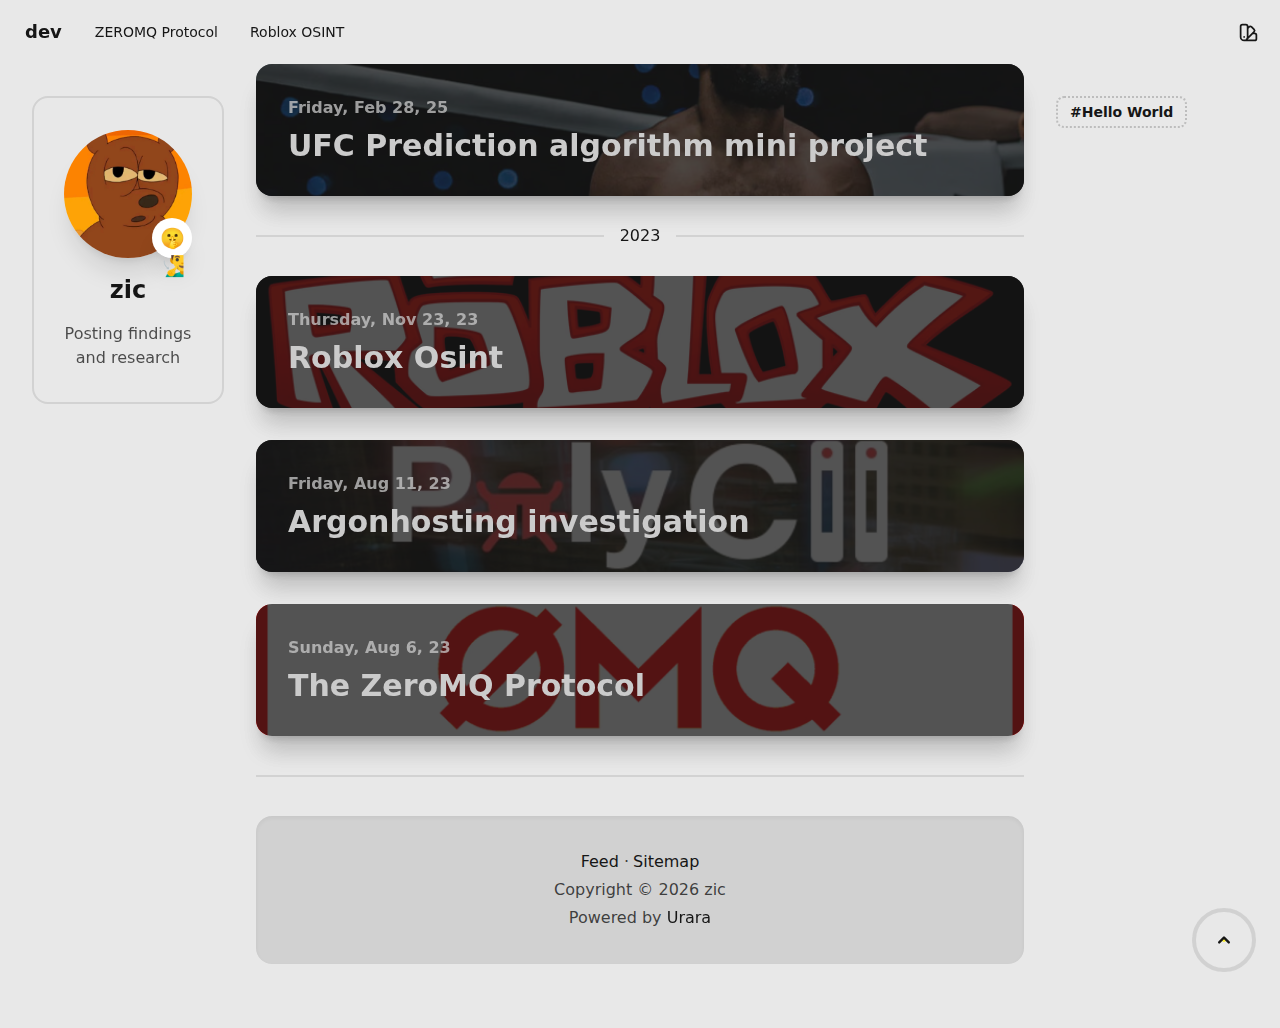
<file: index.html>
<!doctype html>
<html lang="en-US">
  <head prefix="og: https://ogp.me/ns#">
    <meta charset="utf-8" />
    <meta name="generator" content="gh:importantimport/urara" />
    <meta name="viewport" content="width=device-width, initial-scale=1" />
    <link rel="manifest" crossorigin="use-credentials" href="/manifest.webmanifest" />
    <link rel="alternate" type="application/feed+json" href="/feed.json" />
    <link rel="alternate" type="application/atom+xml" href="/atom.xml" />
    <link rel="sitemap" type="application/xml" href="/sitemap.xml" />
    <meta http-equiv="content-security-policy" content="style-src 'self' 'unsafe-inline' https://giscus.app">
		<link href="./_app/immutable/assets/0.D76iTHyZ.css" rel="stylesheet">
		<link rel="modulepreload" href="./_app/immutable/entry/start.CCCk1de0.js">
		<link rel="modulepreload" href="./_app/immutable/chunks/entry.Dx-MDPxz.js">
		<link rel="modulepreload" href="./_app/immutable/chunks/scheduler.FGUOCI5T.js">
		<link rel="modulepreload" href="./_app/immutable/chunks/index.BI7v63FY.js">
		<link rel="modulepreload" href="./_app/immutable/entry/app.DNxAh7ZK.js">
		<link rel="modulepreload" href="./_app/immutable/chunks/preload-helper.BQ24v_F8.js">
		<link rel="modulepreload" href="./_app/immutable/chunks/index.D8TrmQgK.js">
		<link rel="modulepreload" href="./_app/immutable/nodes/0.CdYJ6spZ.js">
		<link rel="modulepreload" href="./_app/immutable/chunks/posts.dYi8pw4A.js">
		<link rel="modulepreload" href="./_app/immutable/chunks/icon.Cn4uAsh8.js">
		<link rel="modulepreload" href="./_app/immutable/nodes/2.B2esjBpj.js">
		<link rel="modulepreload" href="./_app/immutable/chunks/stores.CbKP2myM.js">
		<link rel="modulepreload" href="./_app/immutable/chunks/footer.CYDAH4iw.js"><title>dev - blog</title><!-- HEAD_svelte-1592q3p_START --><!-- HEAD_svelte-1592q3p_END --><!-- HEAD_svelte-1kxdj3d_START --><link rel="shortcut icon" href="https://urara-demo.netlify.app/favicon.png" sizes="48x48" type="image/png"><link rel="apple-touch-icon" href="https://urara-demo.netlify.app/assets/any@180.png" sizes="180x180" type="image/png"><link rel="icon" href="https://urara-demo.netlify.app/assets/any@192.png" sizes="192x192" type="image/png"><!-- HEAD_svelte-1kxdj3d_END --><!-- HEAD_svelte-1g590ms_START --><meta name="theme-color"><!-- HEAD_svelte-1g590ms_END --><!-- HEAD_svelte-abrfj_START --><meta name="author" content="zic"><meta name="description" content="Powered by SvelteKit/Urara"> <meta name="keywords">  <link rel="canonical" href="https://urara-demo.netlify.app"><!-- HEAD_svelte-abrfj_END --><!-- HEAD_svelte-4dky5b_START --><meta property="og:site_name" content="dev"><meta property="og:locale" content="en-US"><meta property="og:type" content="website"> <meta property="og:image" content="https://urara-demo.netlify.app/assets/maskable@512.png"> <meta property="og:description" content="Powered by SvelteKit/Urara"> <meta property="og:title" content="dev"> <meta property="og:url" content="https://urara-demo.netlify.app"><!-- HEAD_svelte-4dky5b_END -->
  </head>
  <body itemscope itemtype="https://schema.org/WebPage">
    <div style="display: contents">      <header id="header" class="fixed z-50 w-full transition-all duration-500 ease-in-out border-b-2 border-transparent max-h-[4.125rem] false"><div class="navbar"><div class="navbar-start">  <div class="dropdown lg:hidden"><label for="navbar-dropdown" tabindex="0" class="btn btn-square btn-ghost" data-svelte-h="svelte-rz1qrs"><span class="i-heroicons-outline-menu-alt-1"></span></label> <ul id="navbar-dropdown" tabindex="0" class="menu menu-compact dropdown-content bg-base-100 text-base-content shadow-lg rounded-box min-w-max max-w-52 p-2"><li><a href="/zeromqprot">ZEROMQ Protocol</a> </li><li><a href="/roblox%20osint">Roblox OSINT</a> </li></ul></div> <div class="swap order-last hidden lg:inline-grid"><button class="swap-on btn btn-ghost text-base font-normal normal-case transition-all duration-200 hidden">[object Object]</button> <ul class="swap-off menu menu-horizontal p-0"><li><a class="!rounded-btn" href="/zeromqprot">ZEROMQ Protocol</a> </li><li><a class="!rounded-btn" href="/roblox%20osint">Roblox OSINT</a> </li></ul></div> <a href="/" class="btn btn-ghost normal-case text-lg">dev</a></div> <div class="navbar-end"> <div id="change-theme" class="dropdown dropdown-end">  <div tabindex="0" class="btn btn-square btn-ghost" data-svelte-h="svelte-1qtp8cz"><span class="i-heroicons-outline-color-swatch"></span></div>   <ul tabindex="0" class="flex flex-nowrap shadow-2xl menu dropdown-content bg-base-100 text-base-content rounded-box w-52 p-2 gap-2 overflow-y-auto max-h-[21.5rem]"><button data-theme="cmyk" class="btn btn-ghost w-full hover:bg-primary group rounded-lg flex bg-base-100 p-2 transition-all"><p class="flex-1 text-left text-base-content group-hover:text-primary-content transition-color">🖨 Light</p> <div class="grid grid-cols-4 gap-0.5 m-auto"><div class="bg-primary w-1 h-4 rounded-btn"></div><div class="bg-secondary w-1 h-4 rounded-btn"></div><div class="bg-accent w-1 h-4 rounded-btn"></div><div class="bg-neutral w-1 h-4 rounded-btn"></div></div> </button><button data-theme="dracula" class="btn btn-ghost w-full hover:bg-primary group rounded-lg flex bg-base-100 p-2 transition-all"><p class="flex-1 text-left text-base-content group-hover:text-primary-content transition-color">🧛 Dark</p> <div class="grid grid-cols-4 gap-0.5 m-auto"><div class="bg-primary w-1 h-4 rounded-btn"></div><div class="bg-secondary w-1 h-4 rounded-btn"></div><div class="bg-accent w-1 h-4 rounded-btn"></div><div class="bg-neutral w-1 h-4 rounded-btn"></div></div> </button><button data-theme="valentine" class="btn btn-ghost w-full hover:bg-primary group rounded-lg flex bg-base-100 p-2 transition-all"><p class="flex-1 text-left text-base-content group-hover:text-primary-content transition-color">🌸 Valentine</p> <div class="grid grid-cols-4 gap-0.5 m-auto"><div class="bg-primary w-1 h-4 rounded-btn"></div><div class="bg-secondary w-1 h-4 rounded-btn"></div><div class="bg-accent w-1 h-4 rounded-btn"></div><div class="bg-neutral w-1 h-4 rounded-btn"></div></div> </button><button data-theme="aqua" class="btn btn-ghost w-full hover:bg-primary group rounded-lg flex bg-base-100 p-2 transition-all"><p class="flex-1 text-left text-base-content group-hover:text-primary-content transition-color">💦 Aqua</p> <div class="grid grid-cols-4 gap-0.5 m-auto"><div class="bg-primary w-1 h-4 rounded-btn"></div><div class="bg-secondary w-1 h-4 rounded-btn"></div><div class="bg-accent w-1 h-4 rounded-btn"></div><div class="bg-neutral w-1 h-4 rounded-btn"></div></div> </button><button data-theme="synthwave" class="btn btn-ghost w-full hover:bg-primary group rounded-lg flex bg-base-100 p-2 transition-all"><p class="flex-1 text-left text-base-content group-hover:text-primary-content transition-color">🌃 Synthwave</p> <div class="grid grid-cols-4 gap-0.5 m-auto"><div class="bg-primary w-1 h-4 rounded-btn"></div><div class="bg-secondary w-1 h-4 rounded-btn"></div><div class="bg-accent w-1 h-4 rounded-btn"></div><div class="bg-neutral w-1 h-4 rounded-btn"></div></div> </button><button data-theme="night" class="btn btn-ghost w-full hover:bg-primary group rounded-lg flex bg-base-100 p-2 transition-all"><p class="flex-1 text-left text-base-content group-hover:text-primary-content transition-color">🌃 Night</p> <div class="grid grid-cols-4 gap-0.5 m-auto"><div class="bg-primary w-1 h-4 rounded-btn"></div><div class="bg-secondary w-1 h-4 rounded-btn"></div><div class="bg-accent w-1 h-4 rounded-btn"></div><div class="bg-neutral w-1 h-4 rounded-btn"></div></div> </button><button data-theme="lofi" class="btn btn-ghost w-full hover:bg-primary group rounded-lg flex bg-base-100 p-2 transition-all"><p class="flex-1 text-left text-base-content group-hover:text-primary-content transition-color">🎶 Lo-Fi</p> <div class="grid grid-cols-4 gap-0.5 m-auto"><div class="bg-primary w-1 h-4 rounded-btn"></div><div class="bg-secondary w-1 h-4 rounded-btn"></div><div class="bg-accent w-1 h-4 rounded-btn"></div><div class="bg-neutral w-1 h-4 rounded-btn"></div></div> </button><button data-theme="lemonade" class="btn btn-ghost w-full hover:bg-primary group rounded-lg flex bg-base-100 p-2 transition-all"><p class="flex-1 text-left text-base-content group-hover:text-primary-content transition-color">🍋 Lemonade</p> <div class="grid grid-cols-4 gap-0.5 m-auto"><div class="bg-primary w-1 h-4 rounded-btn"></div><div class="bg-secondary w-1 h-4 rounded-btn"></div><div class="bg-accent w-1 h-4 rounded-btn"></div><div class="bg-neutral w-1 h-4 rounded-btn"></div></div> </button><button data-theme="cupcake" class="btn btn-ghost w-full hover:bg-primary group rounded-lg flex bg-base-100 p-2 transition-all"><p class="flex-1 text-left text-base-content group-hover:text-primary-content transition-color">🧁 Cupcake</p> <div class="grid grid-cols-4 gap-0.5 m-auto"><div class="bg-primary w-1 h-4 rounded-btn"></div><div class="bg-secondary w-1 h-4 rounded-btn"></div><div class="bg-accent w-1 h-4 rounded-btn"></div><div class="bg-neutral w-1 h-4 rounded-btn"></div></div> </button><button data-theme="garden" class="btn btn-ghost w-full hover:bg-primary group rounded-lg flex bg-base-100 p-2 transition-all"><p class="flex-1 text-left text-base-content group-hover:text-primary-content transition-color">🏡 Garden</p> <div class="grid grid-cols-4 gap-0.5 m-auto"><div class="bg-primary w-1 h-4 rounded-btn"></div><div class="bg-secondary w-1 h-4 rounded-btn"></div><div class="bg-accent w-1 h-4 rounded-btn"></div><div class="bg-neutral w-1 h-4 rounded-btn"></div></div> </button><button data-theme="retro" class="btn btn-ghost w-full hover:bg-primary group rounded-lg flex bg-base-100 p-2 transition-all"><p class="flex-1 text-left text-base-content group-hover:text-primary-content transition-color">🌇 Retro</p> <div class="grid grid-cols-4 gap-0.5 m-auto"><div class="bg-primary w-1 h-4 rounded-btn"></div><div class="bg-secondary w-1 h-4 rounded-btn"></div><div class="bg-accent w-1 h-4 rounded-btn"></div><div class="bg-neutral w-1 h-4 rounded-btn"></div></div> </button><button data-theme="black" class="btn btn-ghost w-full hover:bg-primary group rounded-lg flex bg-base-100 p-2 transition-all"><p class="flex-1 text-left text-base-content group-hover:text-primary-content transition-color">🖤 Black</p> <div class="grid grid-cols-4 gap-0.5 m-auto"><div class="bg-primary w-1 h-4 rounded-btn"></div><div class="bg-secondary w-1 h-4 rounded-btn"></div><div class="bg-accent w-1 h-4 rounded-btn"></div><div class="bg-neutral w-1 h-4 rounded-btn"></div></div> </button></ul></div></div></div></header> <button id="totop" aria-label="scroll to top" class="fixed grid group btn btn-circle btn-lg border-none backdrop-blur bottom-6 right-6 z-50 duration-500 ease-in-out btn-ghost bg-base-100/30 md:bg-base-200/30 translate-y-24"> <div class="radial-progress text-accent transition-all duration-500 ease-in-out group-hover:text-[color-mix(in_oklab,oklch(var(--a)),black_7%)] col-start-1 row-start-1" style="--size:4rem; --thickness: 0.25rem; --value:undefined;"></div> <div class="border-4 border-base-content/10 group-hover:border-transparent col-start-1 row-start-1 rounded-full w-full h-full p-4 grid duration-500 ease-in-out" data-svelte-h="svelte-hwvjh5"><span class="i-heroicons-solid-chevron-up !w-6 !h-6"></span></div></button> <div class="bg-base-100 md:bg-base-200 min-h-screen pt-16 md:pb-8 lg:pb-16">  <div class="flex flex-col flex-nowrap justify-center xl:flex-row xl:flex-wrap h-feed"><div class="flex-1 w-full max-w-screen-md order-first mx-auto xl:mr-0 xl:ml-8 xl:max-w-md"><div class="h-card flex flex-col gap-4 sticky top-24 card card-body p-4 items-right xl:border-2 xl:py-8 border-base-content/10 xl:ml-auto xl:mr-8 xl:max-w-xs"><a href="https://urara-demo.netlify.app" class="hidden u-url u-uid">zic</a> <figure class="relative mx-auto group"><img class="u-photo rounded-full shadow-xl hover:shadow-2xl transition-shadow z-10 w-24 h-24 md:w-32 md:h-32" src="/assets/avatar.png" alt="zic"> <div class="absolute z-20 rounded-full w-8 h-8 md:w-10 md:h-10 bottom-0 right-0 bg-base-100 shadow-xl text-lg md:text-xl text-center py-0.5 md:py-1.5">🤫🧏‍♂️</div></figure> <div class="text-center flex flex-col gap-2"><h2 class="text-2xl font-bold mt-0 mb-2 p-name">zic</h2> <p class="opacity-75 p-note"><!-- HTML_TAG_START -->Posting findings and research<!-- HTML_TAG_END --></p> </div></div></div> <div class="flex-1 w-full max-w-screen-md xl:order-last mx-auto xl:ml-0 xl:mr-8 xl:max-w-md"><div class="flex xl:flex-wrap gap-2 overflow-x-auto xl:overflow-x-hidden overflow-y-hidden max-h-24 my-auto xl:max-h-fit max-w-fit xl:max-w-full pl-8 md:px-0 xl:pl-8 xl:pt-8"><button id="Hello World" class="btn btn-sm btn-ghost normal-case border-dotted border-base-content/20 border-2 mt-4 mb-8 xl:m-0">#Hello World </button></div></div> <div class="flex-none w-full max-w-screen-md mx-auto xl:mx-0">  <main class="flex flex-col relative bg-base-100 md:bg-transparent md:gap-8 z-10" itemprop="mainEntityOfPage" itemscope itemtype="https://schema.org/Blog">  <div class="rounded-box transition-all duration-500 ease-in-out hover:z-30 hover:shadow-lg md:shadow-xl md:hover:shadow-2xl md:hover:-translate-y-0.5"><article itemscope itemtype="https://schema.org/BlogPosting" itemprop="blogPost" class="h-entry card bg-base-100 rounded-none md:rounded-box md:shadow-xl overflow-hidden z-10   group image-full before:!rounded-none">  <figure class="!block"><picture><source srcset="/_app/immutable/assets/banner.0NJT74rT.avif 736w" type="image/avif"> <img src="/ufcpredictions/banner.png" alt="Urara" class="u-featured object-center h-full w-full absolute group-hover:scale-105 transition-transform duration-500 ease-in-out" loading="eager" decoding="auto"></picture></figure> <div class="card-body gap-0 md:col-start-1 md:row-start-1 md:text-neutral-content md:z-20"><div class="flex flex-col gap-2"> <div class="flex font-semibold gap-1.5"><a rel="author" class="opacity-75 hover:opacity-100 hover:text-primary duration-500 ease-in-out p-author h-card hidden" href="https://urara-demo.netlify.app">zic</a> <span class="opacity-50 hidden" data-svelte-h="svelte-1edzios">/</span> <a href="/ufcpredictions" class="u-url u-uid swap group/time"><time class="group-hover/time:opacity-0 font-semibold opacity-75 duration-500 ease-in-out mr-auto dt-published" datetime="2025-02-28T00:00:00.000Z" itemprop="datePublished">Friday, Feb 28, 25</time> <time class="opacity-0 group-hover/time:opacity-100 font-semibold text-primary duration-500 ease-in-out mr-auto dt-updated" datetime="2025-02-28T00:00:00.000Z" itemprop="dateModified">Friday, Feb 28, 25</time></a></div> <h2 itemprop="name headline" class="card-title text-3xl mr-auto bg-[length:100%_0%] bg-[position:0_88%] underline decoration-4 decoration-transparent group-hover:decoration-primary hover:bg-[length:100%_100%] hover:text-primary-content bg-gradient-to-t from-primary to-primary bg-no-repeat transition-all ease-in-out duration-300"><a itemprop="url" class="u-url p-name" href="/ufcpredictions">UFC Prediction algorithm mini project</a></h2> </div> <main itemprop="articleBody" class="urara-prose prose e-content"></main> </div> </article> </div> <div class="divider my-4 md:my-0">2023 </div> <div class="rounded-box transition-all duration-500 ease-in-out hover:z-30 hover:shadow-lg md:shadow-xl md:hover:shadow-2xl md:hover:-translate-y-0.5"><article itemscope itemtype="https://schema.org/BlogPosting" itemprop="blogPost" class="h-entry card bg-base-100 rounded-none md:rounded-box md:shadow-xl overflow-hidden z-10   group image-full before:!rounded-none">  <figure class="!block"><picture><source srcset="/_app/immutable/assets/0.DDzP7H7j.avif 736w" type="image/avif"> <img src="/roblox osint/0.png" alt="Urara" class="u-featured object-center h-full w-full absolute group-hover:scale-105 transition-transform duration-500 ease-in-out" loading="eager" decoding="auto"></picture></figure> <div class="card-body gap-0 md:col-start-1 md:row-start-1 md:text-neutral-content md:z-20"><div class="flex flex-col gap-2"> <div class="flex font-semibold gap-1.5"><a rel="author" class="opacity-75 hover:opacity-100 hover:text-primary duration-500 ease-in-out p-author h-card hidden" href="https://urara-demo.netlify.app">zic</a> <span class="opacity-50 hidden" data-svelte-h="svelte-1edzios">/</span> <a href="/roblox osint" class="u-url u-uid swap group/time"><time class="group-hover/time:opacity-0 font-semibold opacity-75 duration-500 ease-in-out mr-auto dt-published" datetime="2023-11-23T00:00:00.000Z" itemprop="datePublished">Thursday, Nov 23, 23</time> <time class="opacity-0 group-hover/time:opacity-100 font-semibold text-primary duration-500 ease-in-out mr-auto dt-updated" datetime="2021-11-23T00:00:00.000Z" itemprop="dateModified">Tuesday, Nov 23, 21</time></a></div> <h2 itemprop="name headline" class="card-title text-3xl mr-auto bg-[length:100%_0%] bg-[position:0_88%] underline decoration-4 decoration-transparent group-hover:decoration-primary hover:bg-[length:100%_100%] hover:text-primary-content bg-gradient-to-t from-primary to-primary bg-no-repeat transition-all ease-in-out duration-300"><a itemprop="url" class="u-url p-name" href="/roblox osint">Roblox Osint</a></h2> </div> <main itemprop="articleBody" class="urara-prose prose e-content"></main> </div> </article> </div>  <div class="rounded-box transition-all duration-500 ease-in-out hover:z-30 hover:shadow-lg md:shadow-xl md:hover:shadow-2xl md:hover:-translate-y-0.5"><article itemscope itemtype="https://schema.org/BlogPosting" itemprop="blogPost" class="h-entry card bg-base-100 rounded-none md:rounded-box md:shadow-xl overflow-hidden z-10   group image-full before:!rounded-none">  <figure class="!block"><picture><source srcset="/_app/immutable/assets/polyc2.DEEXpLV-.avif 736w" type="image/avif"> <img src="/roblox osint/polyc2.png" alt="Urara" class="u-featured object-center h-full w-full absolute group-hover:scale-105 transition-transform duration-500 ease-in-out" loading="eager" decoding="auto"></picture></figure> <div class="card-body gap-0 md:col-start-1 md:row-start-1 md:text-neutral-content md:z-20"><div class="flex flex-col gap-2"> <div class="flex font-semibold gap-1.5"><a rel="author" class="opacity-75 hover:opacity-100 hover:text-primary duration-500 ease-in-out p-author h-card hidden" href="https://urara-demo.netlify.app">zic</a> <span class="opacity-50 hidden" data-svelte-h="svelte-1edzios">/</span> <a href="/Argonhosting" class="u-url u-uid swap group/time"><time class="group-hover/time:opacity-0 font-semibold opacity-75 duration-500 ease-in-out mr-auto dt-published" datetime="2023-08-11T00:00:00.000Z" itemprop="datePublished">Friday, Aug 11, 23</time> <time class="opacity-0 group-hover/time:opacity-100 font-semibold text-primary duration-500 ease-in-out mr-auto dt-updated" datetime="2021-08-11T00:00:00.000Z" itemprop="dateModified">Wednesday, Aug 11, 21</time></a></div> <h2 itemprop="name headline" class="card-title text-3xl mr-auto bg-[length:100%_0%] bg-[position:0_88%] underline decoration-4 decoration-transparent group-hover:decoration-primary hover:bg-[length:100%_100%] hover:text-primary-content bg-gradient-to-t from-primary to-primary bg-no-repeat transition-all ease-in-out duration-300"><a itemprop="url" class="u-url p-name" href="/Argonhosting">Argonhosting investigation</a></h2> </div> <main itemprop="articleBody" class="urara-prose prose e-content"></main> </div> </article> </div>  <div class="rounded-box transition-all duration-500 ease-in-out hover:z-30 hover:shadow-lg md:shadow-xl md:hover:shadow-2xl md:hover:-translate-y-0.5"><article itemscope itemtype="https://schema.org/BlogPosting" itemprop="blogPost" class="h-entry card bg-base-100 rounded-none md:rounded-box md:shadow-xl overflow-hidden z-10   group image-full before:!rounded-none">  <figure class="!block"><picture><source srcset="/_app/immutable/assets/0mq0.DeCCfasq.avif 736w" type="image/avif"> <img src="/zeromqprot/0mq0.png" alt="Urara" class="u-featured object-center h-full w-full absolute group-hover:scale-105 transition-transform duration-500 ease-in-out" loading="eager" decoding="auto"></picture></figure> <div class="card-body gap-0 md:col-start-1 md:row-start-1 md:text-neutral-content md:z-20"><div class="flex flex-col gap-2"> <div class="flex font-semibold gap-1.5"><a rel="author" class="opacity-75 hover:opacity-100 hover:text-primary duration-500 ease-in-out p-author h-card hidden" href="https://urara-demo.netlify.app">zic</a> <span class="opacity-50 hidden" data-svelte-h="svelte-1edzios">/</span> <a href="/zeromqprot" class="u-url u-uid swap group/time"><time class="group-hover/time:opacity-0 font-semibold opacity-75 duration-500 ease-in-out mr-auto dt-published" datetime="2023-08-06T00:00:00.000Z" itemprop="datePublished">Sunday, Aug 6, 23</time> <time class="opacity-0 group-hover/time:opacity-100 font-semibold text-primary duration-500 ease-in-out mr-auto dt-updated" datetime="2021-08-06T00:00:00.000Z" itemprop="dateModified">Friday, Aug 6, 21</time></a></div> <h2 itemprop="name headline" class="card-title text-3xl mr-auto bg-[length:100%_0%] bg-[position:0_88%] underline decoration-4 decoration-transparent group-hover:decoration-primary hover:bg-[length:100%_100%] hover:text-primary-content bg-gradient-to-t from-primary to-primary bg-no-repeat transition-all ease-in-out duration-300"><a itemprop="url" class="u-url p-name" href="/zeromqprot">The ZeroMQ Protocol</a></h2> </div> <main itemprop="articleBody" class="urara-prose prose e-content"></main> </div> </article> </div></main> <div class="sticky bottom-0 md:static md:mt-8 hidden"><div class="divider mt-0 mb-8 hidden lg:flex"></div> <footer id="footer" class="footer footer-center bg-base-300 text-base-content shadow-inner p-8 md:rounded-box  "><div class="prose"><p><a href="" rel="noopener noreferrer external" target="_blank">Feed</a> <span class="mr-1" data-svelte-h="svelte-1qx196n">·</span><a href="" rel="noopener noreferrer external" target="_blank">Sitemap</a>  <br>
      Copyright © 2025 zic <br>
      Powered by
      <a rel="noopener noreferrer external" target="_blank" class="tooltip tooltip-secondary hover:text-secondary" data-tip="🌸 [δ] - Based on MDsveX & SvelteKit 🌸" href="https://github.com/importantimport/urara" data-svelte-h="svelte-urea7w">Urara</a> </p></div></footer></div></div></div></div> 
			<script type="application/json" data-sveltekit-fetched data-url="/posts.json">{"status":200,"statusText":"","headers":{},"body":"[{\"title\":\"UFC Prediction algorithm mini project\",\"image\":\"/ufcpredictions/banner.png\",\"alt\":\"Urara\",\"created\":\"2025-02-28T00:00:00.000Z\",\"updated\":\"2025-02-28T00:00:00.000Z\",\"tags\":[\"Hello World\"],\"images\":[],\"slug\":\"/ufcpredictions/+page.svelte.md\",\"path\":\"/ufcpredictions\",\"toc\":[{\"depth\":1,\"title\":\"UFC fighter prediction algorithm mini project\",\"slug\":\"ufc-fighter-prediction-algorithm-mini-project\"},{\"depth\":2,\"title\":\"Intro\",\"slug\":\"intro\"},{\"depth\":2,\"title\":\"1. Data & processing\",\"slug\":\"1-data--processing\"},{\"depth\":2,\"title\":\"2. Score Calculation\",\"slug\":\"2-score-calculation\"},{\"depth\":3,\"title\":\"2.1 Striking Score\",\"slug\":\"21-striking-score\"},{\"depth\":3,\"title\":\"2.2 Grappling Score\",\"slug\":\"22-grappling-score\"},{\"depth\":3,\"title\":\"2.3 Defense Score\",\"slug\":\"23-defense-score\"},{\"depth\":3,\"title\":\"2.4 Experience Score\",\"slug\":\"24-experience-score\"},{\"depth\":3,\"title\":\"2.5 Physiological factos\",\"slug\":\"25-physiological-factos\"},{\"depth\":3,\"title\":\"2.6 Composition formula\",\"slug\":\"26-composition-formula\"},{\"depth\":2,\"title\":\"3. Prediction confidence\",\"slug\":\"3-prediction-confidence\"},{\"depth\":2,\"title\":\"4. Comparative Analysis\",\"slug\":\"4-comparative-analysis\"},{\"depth\":2,\"title\":\"5. Visualization\",\"slug\":\"5-visualization\"},{\"depth\":2,\"title\":\"6. Issues\",\"slug\":\"6-issues\"},{\"depth\":2,\"title\":\"Output images\",\"slug\":\"output-images\"}],\"type\":\"article\",\"html\":\"\"},{\"title\":\"Roblox Osint\",\"image\":\"/roblox osint/0.png\",\"alt\":\"Urara\",\"created\":\"2023-11-23T00:00:00.000Z\",\"updated\":\"2021-11-23T00:00:00.000Z\",\"tags\":[\"Hello World\"],\"images\":[],\"slug\":\"/roblox osint/+page.svelte.md\",\"path\":\"/roblox osint\",\"toc\":[{\"depth\":1,\"title\":\"POST\",\"slug\":\"post\"},{\"depth\":2,\"title\":\"ROBLOX?\",\"slug\":\"roblox\"},{\"depth\":3,\"title\":\"General Location Finding\",\"slug\":\"general-location-finding\"},{\"depth\":3,\"title\":\"User Data\",\"slug\":\"user-data\"},{\"depth\":3,\"title\":\"SOURCES\",\"slug\":\"sources\"}],\"type\":\"article\",\"html\":\"\"},{\"title\":\"Argonhosting investigation\",\"image\":\"/roblox osint/polyc2.png\",\"alt\":\"Urara\",\"created\":\"2023-08-11T00:00:00.000Z\",\"updated\":\"2021-08-11T00:00:00.000Z\",\"tags\":[\"Hello World\"],\"images\":[],\"slug\":\"/Argonhosting/+page.svelte.md\",\"path\":\"/Argonhosting\",\"toc\":[{\"depth\":1,\"title\":\"POST\",\"slug\":\"post\"},{\"depth\":3,\"title\":\"Summary:\",\"slug\":\"summary\"},{\"depth\":3,\"title\":\"Drama:\",\"slug\":\"drama\"},{\"depth\":3,\"title\":\"MISTAKE 1 Ip history\",\"slug\":\"mistake-1-ip-history\"},{\"depth\":3,\"title\":\"MISTAKE 2 UFW\",\"slug\":\"mistake-2-ufw\"},{\"depth\":3,\"title\":\"MISTAKE 3 MariaDB\",\"slug\":\"mistake-3-mariadb\"},{\"depth\":3,\"title\":\"MISTAKE 4 Common Vulns\",\"slug\":\"mistake-4-common-vulns\"}],\"type\":\"article\",\"html\":\"\"},{\"title\":\"The ZeroMQ Protocol\",\"image\":\"/zeromqprot/0mq0.png\",\"alt\":\"Urara\",\"created\":\"2023-08-06T00:00:00.000Z\",\"updated\":\"2021-08-06T00:00:00.000Z\",\"tags\":[\"Hello World\"],\"images\":[],\"slug\":\"/zeromqprot/+page.svelte.md\",\"path\":\"/zeromqprot\",\"toc\":[{\"depth\":1,\"title\":\"WHY USE ZEROMQ??\",\"slug\":\"why-use-zeromq\"},{\"depth\":3,\"title\":\"Speed and performance:\",\"slug\":\"speed-and-performance\"},{\"depth\":3,\"title\":\"Lightweight and Efficient:\",\"slug\":\"lightweight-and-efficient\"},{\"depth\":3,\"title\":\"Security:\",\"slug\":\"security\"},{\"depth\":3,\"title\":\"Load balancing :\",\"slug\":\"load-balancing-\"}],\"type\":\"article\",\"html\":\"\"}]"}</script>
			<script>
				{
					__sveltekit_qqp9uj = {
						base: new URL(".", location).pathname.slice(0, -1)
					};

					const element = document.currentScript.parentElement;

					const data = [null,null];

					Promise.all([
						import("./_app/immutable/entry/start.CCCk1de0.js"),
						import("./_app/immutable/entry/app.DNxAh7ZK.js")
					]).then(([kit, app]) => {
						kit.start(app, element, {
							node_ids: [0, 2],
							data,
							form: null,
							error: null
						});
					});
				}
			</script>
		</div>
  </body>
</html>
</file>
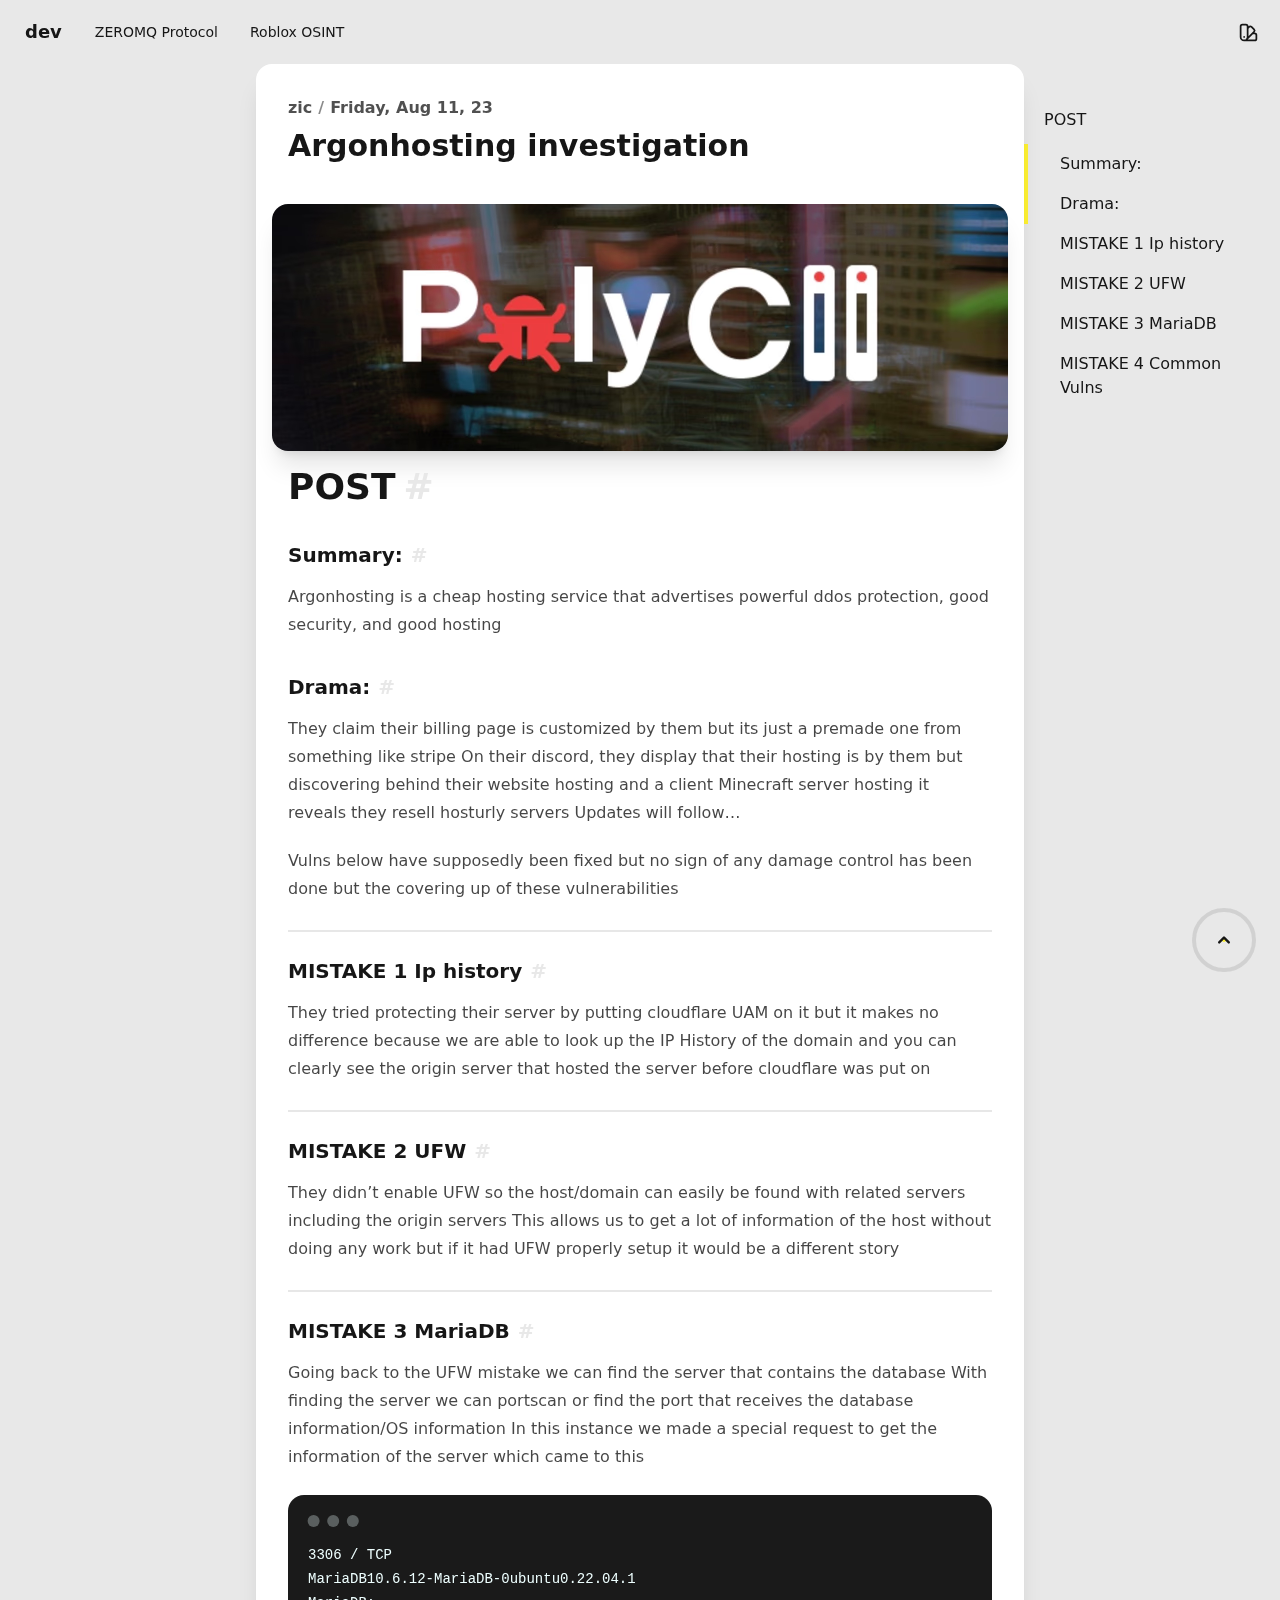
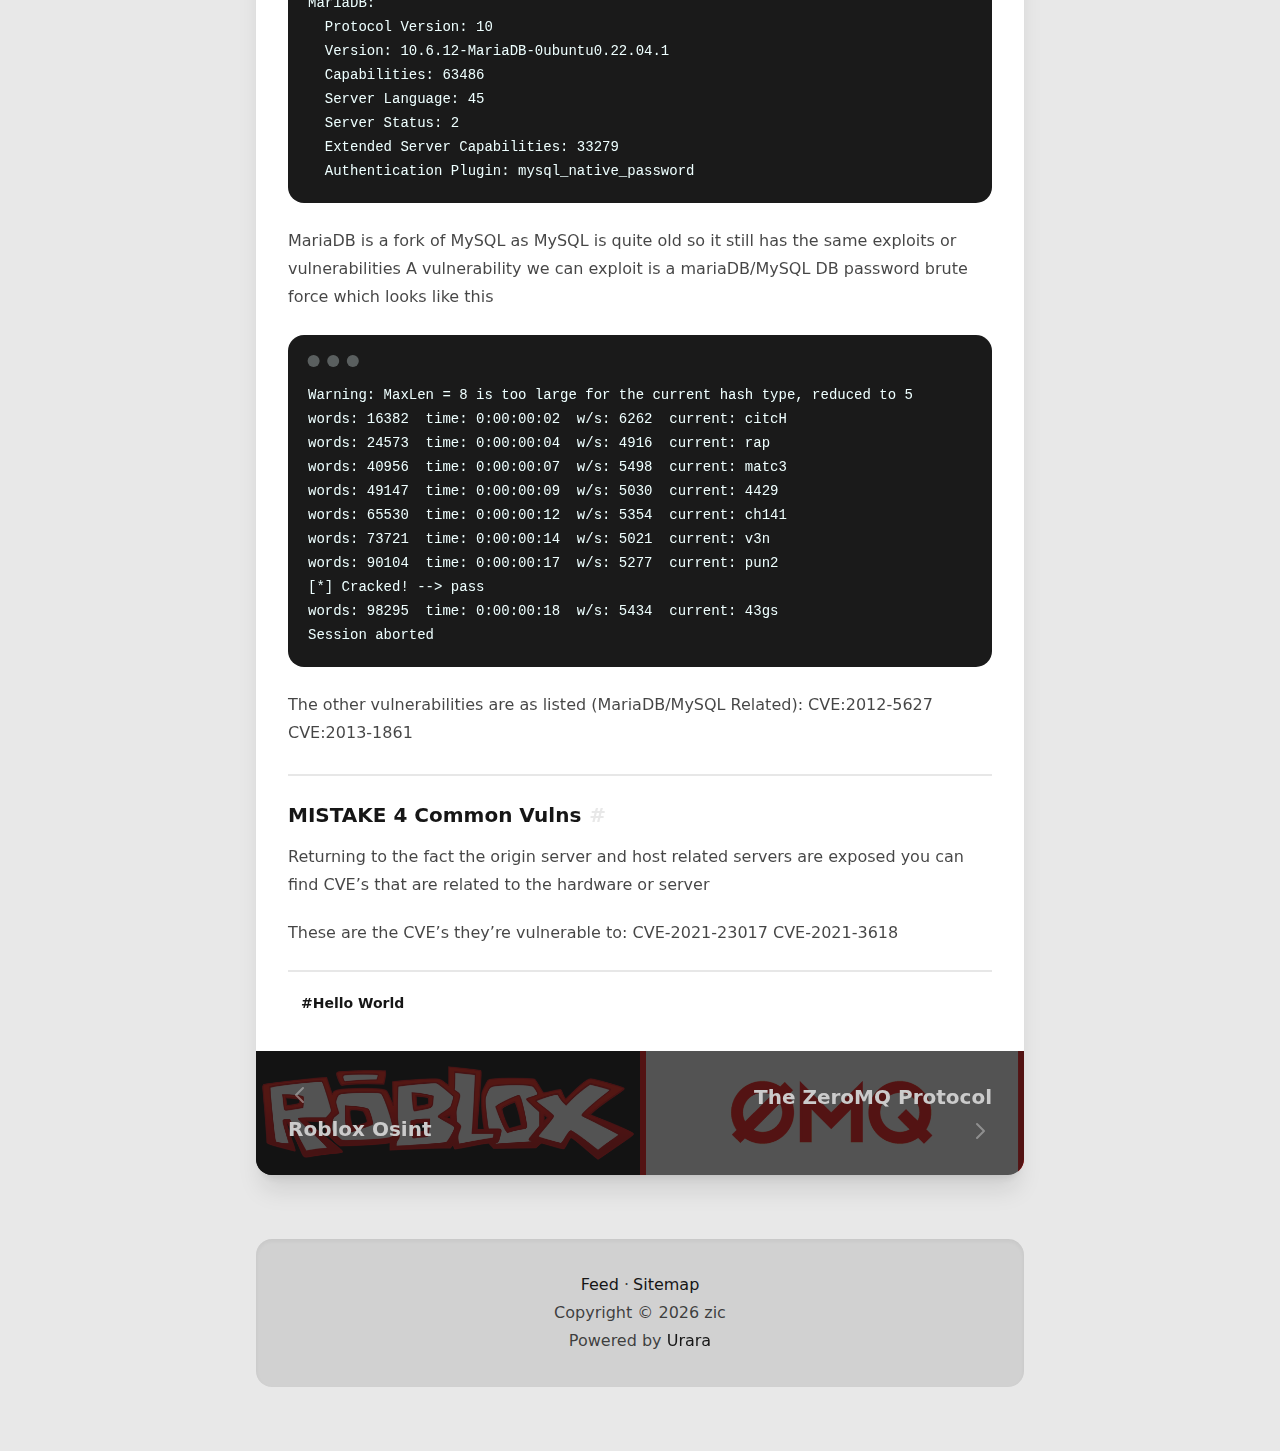
<file: Argonhosting/index.html>
<!doctype html>
<html lang="en-US">
  <head prefix="og: https://ogp.me/ns#">
    <meta charset="utf-8" />
    <meta name="generator" content="gh:importantimport/urara" />
    <meta name="viewport" content="width=device-width, initial-scale=1" />
    <link rel="manifest" crossorigin="use-credentials" href="/manifest.webmanifest" />
    <link rel="alternate" type="application/feed+json" href="/feed.json" />
    <link rel="alternate" type="application/atom+xml" href="/atom.xml" />
    <link rel="sitemap" type="application/xml" href="/sitemap.xml" />
    <meta http-equiv="content-security-policy" content="style-src 'self' 'unsafe-inline' https://giscus.app">
		<link href="../_app/immutable/assets/0.D76iTHyZ.css" rel="stylesheet">
		<link rel="modulepreload" href="../_app/immutable/entry/start.CCCk1de0.js">
		<link rel="modulepreload" href="../_app/immutable/chunks/entry.Dx-MDPxz.js">
		<link rel="modulepreload" href="../_app/immutable/chunks/scheduler.FGUOCI5T.js">
		<link rel="modulepreload" href="../_app/immutable/chunks/index.BI7v63FY.js">
		<link rel="modulepreload" href="../_app/immutable/entry/app.DNxAh7ZK.js">
		<link rel="modulepreload" href="../_app/immutable/chunks/preload-helper.BQ24v_F8.js">
		<link rel="modulepreload" href="../_app/immutable/chunks/index.D8TrmQgK.js">
		<link rel="modulepreload" href="../_app/immutable/nodes/0.CdYJ6spZ.js">
		<link rel="modulepreload" href="../_app/immutable/chunks/posts.dYi8pw4A.js">
		<link rel="modulepreload" href="../_app/immutable/chunks/icon.Cn4uAsh8.js">
		<link rel="modulepreload" href="../_app/immutable/nodes/3.BqbKf_7v.js">
		<link rel="modulepreload" href="../_app/immutable/chunks/post_layout.DLsGObhw.js">
		<link rel="modulepreload" href="../_app/immutable/chunks/footer.CYDAH4iw.js"><title>Argonhosting investigation | dev</title><!-- HEAD_svelte-1592q3p_START --><!-- HEAD_svelte-1592q3p_END --><!-- HEAD_svelte-1kxdj3d_START --><link rel="shortcut icon" href="https://urara-demo.netlify.app/favicon.png" sizes="48x48" type="image/png"><link rel="apple-touch-icon" href="https://urara-demo.netlify.app/assets/any@180.png" sizes="180x180" type="image/png"><link rel="icon" href="https://urara-demo.netlify.app/assets/any@192.png" sizes="192x192" type="image/png"><!-- HEAD_svelte-1kxdj3d_END --><!-- HEAD_svelte-1g590ms_START --><meta name="theme-color"><!-- HEAD_svelte-1g590ms_END --><!-- HEAD_svelte-abrfj_START --><meta name="author" content="zic"><link rel="canonical" href="https://urara-demo.netlify.app/Argonhosting">  <meta name="keywords" content="Hello World"> <!-- HEAD_svelte-abrfj_END --><!-- HEAD_svelte-4dky5b_START --><meta property="og:site_name" content="dev"><meta property="og:locale" content="en-US"><meta property="og:type" content="article"> <meta property="og:title" content="Argonhosting investigation">  <meta property="og:image" content="https://urara-demo.netlify.app/roblox osint/polyc2.png"> <meta name="twitter:card" content="summary_large_image"> <meta property="article:tag" content="Hello World"> <meta property="og:url" content="https://urara-demo.netlify.app/Argonhosting"> <meta property="article:author" content="zic"> <meta property="article:published_time" content="2023-08-11T00:00:00.000Z"> <meta property="article:modified_time" content="2021-08-11T00:00:00.000Z"><!-- HEAD_svelte-4dky5b_END -->
  </head>
  <body itemscope itemtype="https://schema.org/WebPage">
    <div style="display: contents">      <header id="header" class="fixed z-50 w-full transition-all duration-500 ease-in-out border-b-2 border-transparent max-h-[4.125rem] false"><div class="navbar"><div class="navbar-start">  <div class="dropdown lg:hidden"><label for="navbar-dropdown" tabindex="0" class="btn btn-square btn-ghost" data-svelte-h="svelte-rz1qrs"><span class="i-heroicons-outline-menu-alt-1"></span></label> <ul id="navbar-dropdown" tabindex="0" class="menu menu-compact dropdown-content bg-base-100 text-base-content shadow-lg rounded-box min-w-max max-w-52 p-2"><li><a href="/zeromqprot">ZEROMQ Protocol</a> </li><li><a href="/roblox%20osint">Roblox OSINT</a> </li></ul></div> <div class="swap order-last hidden lg:inline-grid"><button class="swap-on btn btn-ghost text-base font-normal normal-case transition-all duration-200 hidden"></button> <ul class="swap-off menu menu-horizontal p-0"><li><a class="!rounded-btn" href="/zeromqprot">ZEROMQ Protocol</a> </li><li><a class="!rounded-btn" href="/roblox%20osint">Roblox OSINT</a> </li></ul></div> <a href="/" class="btn btn-ghost normal-case text-lg">dev</a></div> <div class="navbar-end"> <div id="change-theme" class="dropdown dropdown-end">  <div tabindex="0" class="btn btn-square btn-ghost" data-svelte-h="svelte-1qtp8cz"><span class="i-heroicons-outline-color-swatch"></span></div>   <ul tabindex="0" class="flex flex-nowrap shadow-2xl menu dropdown-content bg-base-100 text-base-content rounded-box w-52 p-2 gap-2 overflow-y-auto max-h-[21.5rem]"><button data-theme="cmyk" class="btn btn-ghost w-full hover:bg-primary group rounded-lg flex bg-base-100 p-2 transition-all"><p class="flex-1 text-left text-base-content group-hover:text-primary-content transition-color">🖨 Light</p> <div class="grid grid-cols-4 gap-0.5 m-auto"><div class="bg-primary w-1 h-4 rounded-btn"></div><div class="bg-secondary w-1 h-4 rounded-btn"></div><div class="bg-accent w-1 h-4 rounded-btn"></div><div class="bg-neutral w-1 h-4 rounded-btn"></div></div> </button><button data-theme="dracula" class="btn btn-ghost w-full hover:bg-primary group rounded-lg flex bg-base-100 p-2 transition-all"><p class="flex-1 text-left text-base-content group-hover:text-primary-content transition-color">🧛 Dark</p> <div class="grid grid-cols-4 gap-0.5 m-auto"><div class="bg-primary w-1 h-4 rounded-btn"></div><div class="bg-secondary w-1 h-4 rounded-btn"></div><div class="bg-accent w-1 h-4 rounded-btn"></div><div class="bg-neutral w-1 h-4 rounded-btn"></div></div> </button><button data-theme="valentine" class="btn btn-ghost w-full hover:bg-primary group rounded-lg flex bg-base-100 p-2 transition-all"><p class="flex-1 text-left text-base-content group-hover:text-primary-content transition-color">🌸 Valentine</p> <div class="grid grid-cols-4 gap-0.5 m-auto"><div class="bg-primary w-1 h-4 rounded-btn"></div><div class="bg-secondary w-1 h-4 rounded-btn"></div><div class="bg-accent w-1 h-4 rounded-btn"></div><div class="bg-neutral w-1 h-4 rounded-btn"></div></div> </button><button data-theme="aqua" class="btn btn-ghost w-full hover:bg-primary group rounded-lg flex bg-base-100 p-2 transition-all"><p class="flex-1 text-left text-base-content group-hover:text-primary-content transition-color">💦 Aqua</p> <div class="grid grid-cols-4 gap-0.5 m-auto"><div class="bg-primary w-1 h-4 rounded-btn"></div><div class="bg-secondary w-1 h-4 rounded-btn"></div><div class="bg-accent w-1 h-4 rounded-btn"></div><div class="bg-neutral w-1 h-4 rounded-btn"></div></div> </button><button data-theme="synthwave" class="btn btn-ghost w-full hover:bg-primary group rounded-lg flex bg-base-100 p-2 transition-all"><p class="flex-1 text-left text-base-content group-hover:text-primary-content transition-color">🌃 Synthwave</p> <div class="grid grid-cols-4 gap-0.5 m-auto"><div class="bg-primary w-1 h-4 rounded-btn"></div><div class="bg-secondary w-1 h-4 rounded-btn"></div><div class="bg-accent w-1 h-4 rounded-btn"></div><div class="bg-neutral w-1 h-4 rounded-btn"></div></div> </button><button data-theme="night" class="btn btn-ghost w-full hover:bg-primary group rounded-lg flex bg-base-100 p-2 transition-all"><p class="flex-1 text-left text-base-content group-hover:text-primary-content transition-color">🌃 Night</p> <div class="grid grid-cols-4 gap-0.5 m-auto"><div class="bg-primary w-1 h-4 rounded-btn"></div><div class="bg-secondary w-1 h-4 rounded-btn"></div><div class="bg-accent w-1 h-4 rounded-btn"></div><div class="bg-neutral w-1 h-4 rounded-btn"></div></div> </button><button data-theme="lofi" class="btn btn-ghost w-full hover:bg-primary group rounded-lg flex bg-base-100 p-2 transition-all"><p class="flex-1 text-left text-base-content group-hover:text-primary-content transition-color">🎶 Lo-Fi</p> <div class="grid grid-cols-4 gap-0.5 m-auto"><div class="bg-primary w-1 h-4 rounded-btn"></div><div class="bg-secondary w-1 h-4 rounded-btn"></div><div class="bg-accent w-1 h-4 rounded-btn"></div><div class="bg-neutral w-1 h-4 rounded-btn"></div></div> </button><button data-theme="lemonade" class="btn btn-ghost w-full hover:bg-primary group rounded-lg flex bg-base-100 p-2 transition-all"><p class="flex-1 text-left text-base-content group-hover:text-primary-content transition-color">🍋 Lemonade</p> <div class="grid grid-cols-4 gap-0.5 m-auto"><div class="bg-primary w-1 h-4 rounded-btn"></div><div class="bg-secondary w-1 h-4 rounded-btn"></div><div class="bg-accent w-1 h-4 rounded-btn"></div><div class="bg-neutral w-1 h-4 rounded-btn"></div></div> </button><button data-theme="cupcake" class="btn btn-ghost w-full hover:bg-primary group rounded-lg flex bg-base-100 p-2 transition-all"><p class="flex-1 text-left text-base-content group-hover:text-primary-content transition-color">🧁 Cupcake</p> <div class="grid grid-cols-4 gap-0.5 m-auto"><div class="bg-primary w-1 h-4 rounded-btn"></div><div class="bg-secondary w-1 h-4 rounded-btn"></div><div class="bg-accent w-1 h-4 rounded-btn"></div><div class="bg-neutral w-1 h-4 rounded-btn"></div></div> </button><button data-theme="garden" class="btn btn-ghost w-full hover:bg-primary group rounded-lg flex bg-base-100 p-2 transition-all"><p class="flex-1 text-left text-base-content group-hover:text-primary-content transition-color">🏡 Garden</p> <div class="grid grid-cols-4 gap-0.5 m-auto"><div class="bg-primary w-1 h-4 rounded-btn"></div><div class="bg-secondary w-1 h-4 rounded-btn"></div><div class="bg-accent w-1 h-4 rounded-btn"></div><div class="bg-neutral w-1 h-4 rounded-btn"></div></div> </button><button data-theme="retro" class="btn btn-ghost w-full hover:bg-primary group rounded-lg flex bg-base-100 p-2 transition-all"><p class="flex-1 text-left text-base-content group-hover:text-primary-content transition-color">🌇 Retro</p> <div class="grid grid-cols-4 gap-0.5 m-auto"><div class="bg-primary w-1 h-4 rounded-btn"></div><div class="bg-secondary w-1 h-4 rounded-btn"></div><div class="bg-accent w-1 h-4 rounded-btn"></div><div class="bg-neutral w-1 h-4 rounded-btn"></div></div> </button><button data-theme="black" class="btn btn-ghost w-full hover:bg-primary group rounded-lg flex bg-base-100 p-2 transition-all"><p class="flex-1 text-left text-base-content group-hover:text-primary-content transition-color">🖤 Black</p> <div class="grid grid-cols-4 gap-0.5 m-auto"><div class="bg-primary w-1 h-4 rounded-btn"></div><div class="bg-secondary w-1 h-4 rounded-btn"></div><div class="bg-accent w-1 h-4 rounded-btn"></div><div class="bg-neutral w-1 h-4 rounded-btn"></div></div> </button></ul></div></div></div></header> <button id="totop" aria-label="scroll to top" class="fixed grid group btn btn-circle btn-lg border-none backdrop-blur bottom-6 right-6 z-50 duration-500 ease-in-out btn-ghost bg-base-100/30 md:bg-base-200/30 translate-y-24"> <div class="radial-progress text-accent transition-all duration-500 ease-in-out group-hover:text-[color-mix(in_oklab,oklch(var(--a)),black_7%)] col-start-1 row-start-1" style="--size:4rem; --thickness: 0.25rem; --value:undefined;"></div> <div class="border-4 border-base-content/10 group-hover:border-transparent col-start-1 row-start-1 rounded-full w-full h-full p-4 grid duration-500 ease-in-out" data-svelte-h="svelte-hwvjh5"><span class="i-heroicons-solid-chevron-up !w-6 !h-6"></span></div></button> <div class="bg-base-100 md:bg-base-200 min-h-screen pt-16 md:pb-8 lg:pb-16">  <div class="flex flex-col flex-nowrap justify-center xl:flex-row xl:flex-wrap"><div class="flex-1 w-full order-first ease-out transform mx-auto xl:mr-0 xl:ml-0"></div> <div class="flex-1 w-full xl:order-last ease-out transform mx-auto xl:ml-0 xl:mr-0"></div> <div class="flex-none w-full max-w-screen-md mx-auto xl:mx-0"><article itemscope itemtype="https://schema.org/BlogPosting" itemprop="blogPost" class="h-entry card bg-base-100 rounded-none md:rounded-box md:shadow-xl overflow-hidden z-10 md:mb-8 lg:mb-16">   <div class="card-body gap-0 "><div class="flex flex-col gap-2"><figure class="md:order-last rounded-box shadow-xl mb-4 flex-col gap-2 -mx-4 -mt-8 md:mt-0"><picture><source srcset="/_app/immutable/assets/polyc2.DEEXpLV-.avif 736w" type="image/avif"> <img src="/roblox osint/polyc2.png" alt="/roblox osint/polyc2.png" class="u-featured" loading="lazy" decoding="async"></picture></figure> <div class="flex font-semibold gap-1.5"><a rel="author" class="opacity-75 hover:opacity-100 hover:text-primary duration-500 ease-in-out p-author h-card" href="https://urara-demo.netlify.app">zic</a> <span class="opacity-50" data-svelte-h="svelte-1edzios">/</span> <a href="/Argonhosting" class="u-url u-uid swap group/time"><time class="group-hover/time:opacity-0 font-semibold opacity-75 duration-500 ease-in-out mr-auto dt-published" datetime="2023-08-11T00:00:00.000Z" itemprop="datePublished">Friday, Aug 11, 23</time> <time class="opacity-0 group-hover/time:opacity-100 font-semibold text-primary duration-500 ease-in-out mr-auto dt-updated" datetime="2021-08-11T00:00:00.000Z" itemprop="dateModified">Wednesday, Aug 11, 21</time></a></div> <h1 itemprop="name headline" class="card-title text-3xl mb-8 p-name">Argonhosting investigation</h1> </div> <main itemprop="articleBody" class="urara-prose prose e-content"><h1 id="post" data-svelte-h="svelte-o3h0hg"><a href="#post">POST</a></h1> <h3 id="summary" data-svelte-h="svelte-18k4ho8"><a href="#summary">Summary:</a></h3> <p data-svelte-h="svelte-3gz5lt">Argonhosting is a cheap hosting service that advertises powerful ddos protection, good security, and good hosting</p> <h3 id="drama" data-svelte-h="svelte-1urgy2n"><a href="#drama">Drama:</a></h3> <p data-svelte-h="svelte-1yevpuk">They claim their billing page is customized by them but its just a premade one from something like stripe
On their discord, they display that their hosting is by them but discovering behind their website hosting and a client Minecraft server hosting it reveals they resell hosturly servers
Updates will follow…</p> <p data-svelte-h="svelte-1nn6qod">Vulns below have supposedly been fixed but no sign of any damage control has been done but the covering up of these vulnerabilities</p> <hr> <h3 id="mistake-1-ip-history" data-svelte-h="svelte-1fkiefi"><a href="#mistake-1-ip-history">MISTAKE 1 Ip history</a></h3> <p data-svelte-h="svelte-1byblie">They tried protecting their server by putting cloudflare UAM on it but it makes no difference because we are able to look up the IP History of the domain and you can clearly see the origin server that hosted the server before cloudflare was put on</p> <hr> <h3 id="mistake-2-ufw" data-svelte-h="svelte-1rj2gce"><a href="#mistake-2-ufw">MISTAKE 2 UFW</a></h3> <p data-svelte-h="svelte-11cs6yc">They didn’t enable UFW so the host/domain can easily be found with related servers including the origin servers
This allows us to get a lot of information of the host without doing any work but if it had UFW properly setup it would be a different story</p> <hr> <h3 id="mistake-3-mariadb" data-svelte-h="svelte-1d5ybj5"><a href="#mistake-3-mariadb">MISTAKE 3 MariaDB</a></h3> <p data-svelte-h="svelte-mezn6c">Going back to the UFW mistake we can find the server that contains the database
With finding the server we can portscan or find the port that receives the database information/OS information
In this instance we made a special request to get the information of the server which came to this</p> <!-- HTML_TAG_START --><pre class="shiki material-default" style="background-color: #263238; color: #EEFFFF"><div class='code-container'><code><div class='line'><span style="color: undefined">3306 / TCP</span></div><div class='line'><span style="color: undefined">MariaDB10.6.12-MariaDB-0ubuntu0.22.04.1</span></div><div class='line'><span style="color: undefined">MariaDB:</span></div><div class='line'><span style="color: undefined">  Protocol Version: 10</span></div><div class='line'><span style="color: undefined">  Version: 10.6.12-MariaDB-0ubuntu0.22.04.1</span></div><div class='line'><span style="color: undefined">  Capabilities: 63486</span></div><div class='line'><span style="color: undefined">  Server Language: 45</span></div><div class='line'><span style="color: undefined">  Server Status: 2</span></div><div class='line'><span style="color: undefined">  Extended Server Capabilities: 33279</span></div><div class='line'><span style="color: undefined">  Authentication Plugin: mysql_native_password</span></div></code></div></pre><!-- HTML_TAG_END --> <p data-svelte-h="svelte-11uv4fi">MariaDB is a fork of MySQL as MySQL is quite old so it still has the same exploits or vulnerabilities
A vulnerability we can exploit is a mariaDB/MySQL DB password brute force which looks like this</p> <!-- HTML_TAG_START --><pre class="shiki material-default" style="background-color: #263238; color: #EEFFFF"><div class='code-container'><code><div class='line'><span style="color: undefined">Warning: MaxLen = 8 is too large for the current hash type, reduced to 5</span></div><div class='line'><span style="color: undefined">words: 16382  time: 0:00:00:02  w/s: 6262  current: citcH</span></div><div class='line'><span style="color: undefined">words: 24573  time: 0:00:00:04  w/s: 4916  current: rap</span></div><div class='line'><span style="color: undefined">words: 40956  time: 0:00:00:07  w/s: 5498  current: matc3</span></div><div class='line'><span style="color: undefined">words: 49147  time: 0:00:00:09  w/s: 5030  current: 4429</span></div><div class='line'><span style="color: undefined">words: 65530  time: 0:00:00:12  w/s: 5354  current: ch141</span></div><div class='line'><span style="color: undefined">words: 73721  time: 0:00:00:14  w/s: 5021  current: v3n</span></div><div class='line'><span style="color: undefined">words: 90104  time: 0:00:00:17  w/s: 5277  current: pun2</span></div><div class='line'><span style="color: undefined">[*] Cracked! --&gt; pass</span></div><div class='line'><span style="color: undefined">words: 98295  time: 0:00:00:18  w/s: 5434  current: 43gs</span></div><div class='line'><span style="color: undefined">Session aborted</span></div></code></div></pre><!-- HTML_TAG_END --> <p data-svelte-h="svelte-lpi9ow">The other vulnerabilities are as listed (MariaDB/MySQL Related):
CVE:2012-5627
CVE:2013-1861</p> <hr> <h3 id="mistake-4-common-vulns" data-svelte-h="svelte-yf6p3n"><a href="#mistake-4-common-vulns">MISTAKE 4 Common Vulns</a></h3> <p data-svelte-h="svelte-1rtdrhy">Returning to the fact the origin server and host related servers are exposed you can find CVE’s that are related to the hardware or server</p> <p data-svelte-h="svelte-1mzovkm">These are the CVE’s they’re vulnerable to:
CVE-2021-23017
CVE-2021-3618</p></main> <div class="divider mt-4 mb-0"></div> <div><a href="/?tags=Hello World" class="btn btn-sm btn-ghost normal-case mt-2 mr-2 p-category">#Hello World </a></div></div>  </article> <footer id="footer" class="footer footer-center bg-base-300 text-base-content shadow-inner p-8 md:rounded-box sticky bottom-0 z-0 md:static "><div class="prose"><p><a href="" rel="noopener noreferrer external" target="_blank">Feed</a> <span class="mr-1" data-svelte-h="svelte-1qx196n">·</span><a href="" rel="noopener noreferrer external" target="_blank">Sitemap</a>  <br>
      Copyright © 2025 zic <br>
      Powered by
      <a rel="noopener noreferrer external" target="_blank" class="tooltip tooltip-secondary hover:text-secondary" data-tip="🌸 [δ] - Based on MDsveX & SvelteKit 🌸" href="https://github.com/importantimport/urara" data-svelte-h="svelte-urea7w">Urara</a> </p></div></footer></div></div></div> 
			<script type="application/json" data-sveltekit-fetched data-url="/posts.json">{"status":200,"statusText":"","headers":{},"body":"[{\"title\":\"UFC Prediction algorithm mini project\",\"image\":\"/ufcpredictions/banner.png\",\"alt\":\"Urara\",\"created\":\"2025-02-28T00:00:00.000Z\",\"updated\":\"2025-02-28T00:00:00.000Z\",\"tags\":[\"Hello World\"],\"images\":[],\"slug\":\"/ufcpredictions/+page.svelte.md\",\"path\":\"/ufcpredictions\",\"toc\":[{\"depth\":1,\"title\":\"UFC fighter prediction algorithm mini project\",\"slug\":\"ufc-fighter-prediction-algorithm-mini-project\"},{\"depth\":2,\"title\":\"Intro\",\"slug\":\"intro\"},{\"depth\":2,\"title\":\"1. Data & processing\",\"slug\":\"1-data--processing\"},{\"depth\":2,\"title\":\"2. Score Calculation\",\"slug\":\"2-score-calculation\"},{\"depth\":3,\"title\":\"2.1 Striking Score\",\"slug\":\"21-striking-score\"},{\"depth\":3,\"title\":\"2.2 Grappling Score\",\"slug\":\"22-grappling-score\"},{\"depth\":3,\"title\":\"2.3 Defense Score\",\"slug\":\"23-defense-score\"},{\"depth\":3,\"title\":\"2.4 Experience Score\",\"slug\":\"24-experience-score\"},{\"depth\":3,\"title\":\"2.5 Physiological factos\",\"slug\":\"25-physiological-factos\"},{\"depth\":3,\"title\":\"2.6 Composition formula\",\"slug\":\"26-composition-formula\"},{\"depth\":2,\"title\":\"3. Prediction confidence\",\"slug\":\"3-prediction-confidence\"},{\"depth\":2,\"title\":\"4. Comparative Analysis\",\"slug\":\"4-comparative-analysis\"},{\"depth\":2,\"title\":\"5. Visualization\",\"slug\":\"5-visualization\"},{\"depth\":2,\"title\":\"6. Issues\",\"slug\":\"6-issues\"},{\"depth\":2,\"title\":\"Output images\",\"slug\":\"output-images\"}],\"type\":\"article\",\"html\":\"\"},{\"title\":\"Roblox Osint\",\"image\":\"/roblox osint/0.png\",\"alt\":\"Urara\",\"created\":\"2023-11-23T00:00:00.000Z\",\"updated\":\"2021-11-23T00:00:00.000Z\",\"tags\":[\"Hello World\"],\"images\":[],\"slug\":\"/roblox osint/+page.svelte.md\",\"path\":\"/roblox osint\",\"toc\":[{\"depth\":1,\"title\":\"POST\",\"slug\":\"post\"},{\"depth\":2,\"title\":\"ROBLOX?\",\"slug\":\"roblox\"},{\"depth\":3,\"title\":\"General Location Finding\",\"slug\":\"general-location-finding\"},{\"depth\":3,\"title\":\"User Data\",\"slug\":\"user-data\"},{\"depth\":3,\"title\":\"SOURCES\",\"slug\":\"sources\"}],\"type\":\"article\",\"html\":\"\"},{\"title\":\"Argonhosting investigation\",\"image\":\"/roblox osint/polyc2.png\",\"alt\":\"Urara\",\"created\":\"2023-08-11T00:00:00.000Z\",\"updated\":\"2021-08-11T00:00:00.000Z\",\"tags\":[\"Hello World\"],\"images\":[],\"slug\":\"/Argonhosting/+page.svelte.md\",\"path\":\"/Argonhosting\",\"toc\":[{\"depth\":1,\"title\":\"POST\",\"slug\":\"post\"},{\"depth\":3,\"title\":\"Summary:\",\"slug\":\"summary\"},{\"depth\":3,\"title\":\"Drama:\",\"slug\":\"drama\"},{\"depth\":3,\"title\":\"MISTAKE 1 Ip history\",\"slug\":\"mistake-1-ip-history\"},{\"depth\":3,\"title\":\"MISTAKE 2 UFW\",\"slug\":\"mistake-2-ufw\"},{\"depth\":3,\"title\":\"MISTAKE 3 MariaDB\",\"slug\":\"mistake-3-mariadb\"},{\"depth\":3,\"title\":\"MISTAKE 4 Common Vulns\",\"slug\":\"mistake-4-common-vulns\"}],\"type\":\"article\",\"html\":\"\"},{\"title\":\"The ZeroMQ Protocol\",\"image\":\"/zeromqprot/0mq0.png\",\"alt\":\"Urara\",\"created\":\"2023-08-06T00:00:00.000Z\",\"updated\":\"2021-08-06T00:00:00.000Z\",\"tags\":[\"Hello World\"],\"images\":[],\"slug\":\"/zeromqprot/+page.svelte.md\",\"path\":\"/zeromqprot\",\"toc\":[{\"depth\":1,\"title\":\"WHY USE ZEROMQ??\",\"slug\":\"why-use-zeromq\"},{\"depth\":3,\"title\":\"Speed and performance:\",\"slug\":\"speed-and-performance\"},{\"depth\":3,\"title\":\"Lightweight and Efficient:\",\"slug\":\"lightweight-and-efficient\"},{\"depth\":3,\"title\":\"Security:\",\"slug\":\"security\"},{\"depth\":3,\"title\":\"Load balancing :\",\"slug\":\"load-balancing-\"}],\"type\":\"article\",\"html\":\"\"}]"}</script>
			<script>
				{
					__sveltekit_qqp9uj = {
						base: new URL("..", location).pathname.slice(0, -1)
					};

					const element = document.currentScript.parentElement;

					const data = [null,null];

					Promise.all([
						import("../_app/immutable/entry/start.CCCk1de0.js"),
						import("../_app/immutable/entry/app.DNxAh7ZK.js")
					]).then(([kit, app]) => {
						kit.start(app, element, {
							node_ids: [0, 3],
							data,
							form: null,
							error: null
						});
					});
				}
			</script>
		</div>
  </body>
</html>
</file>
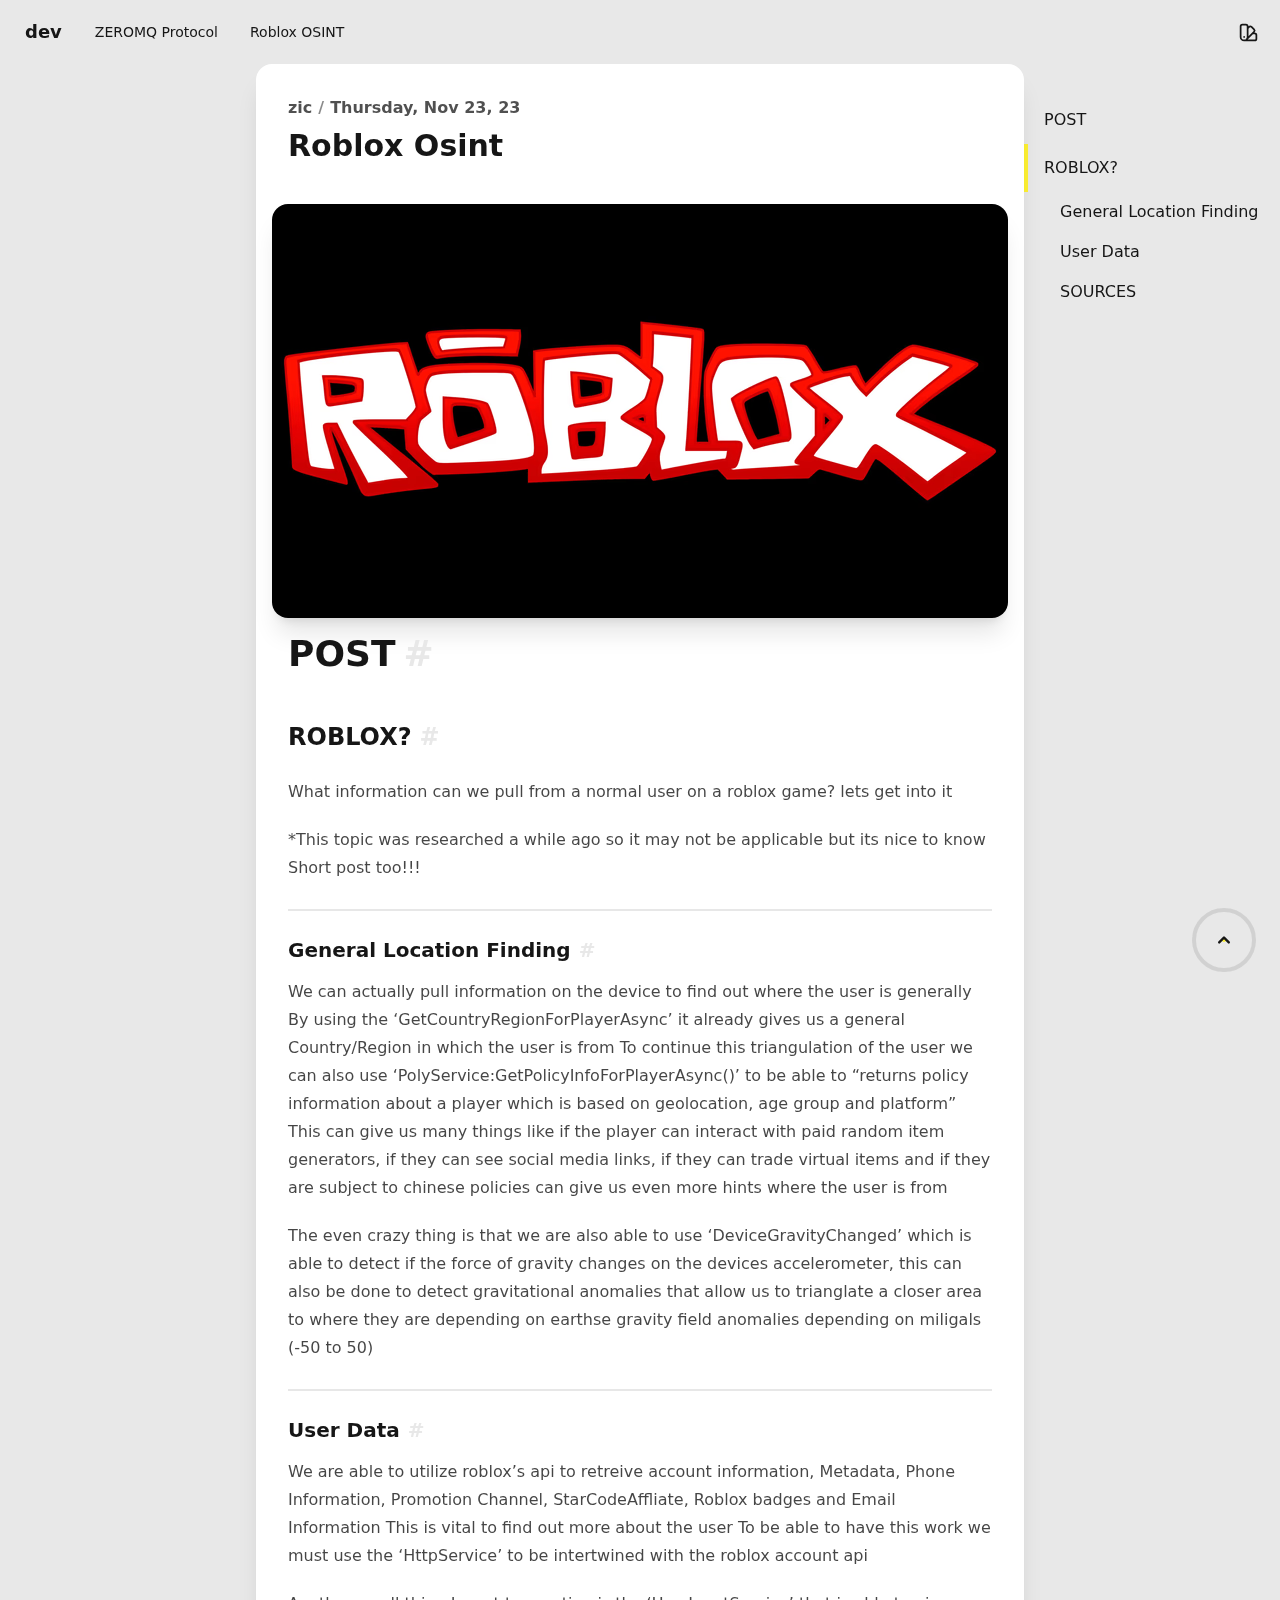
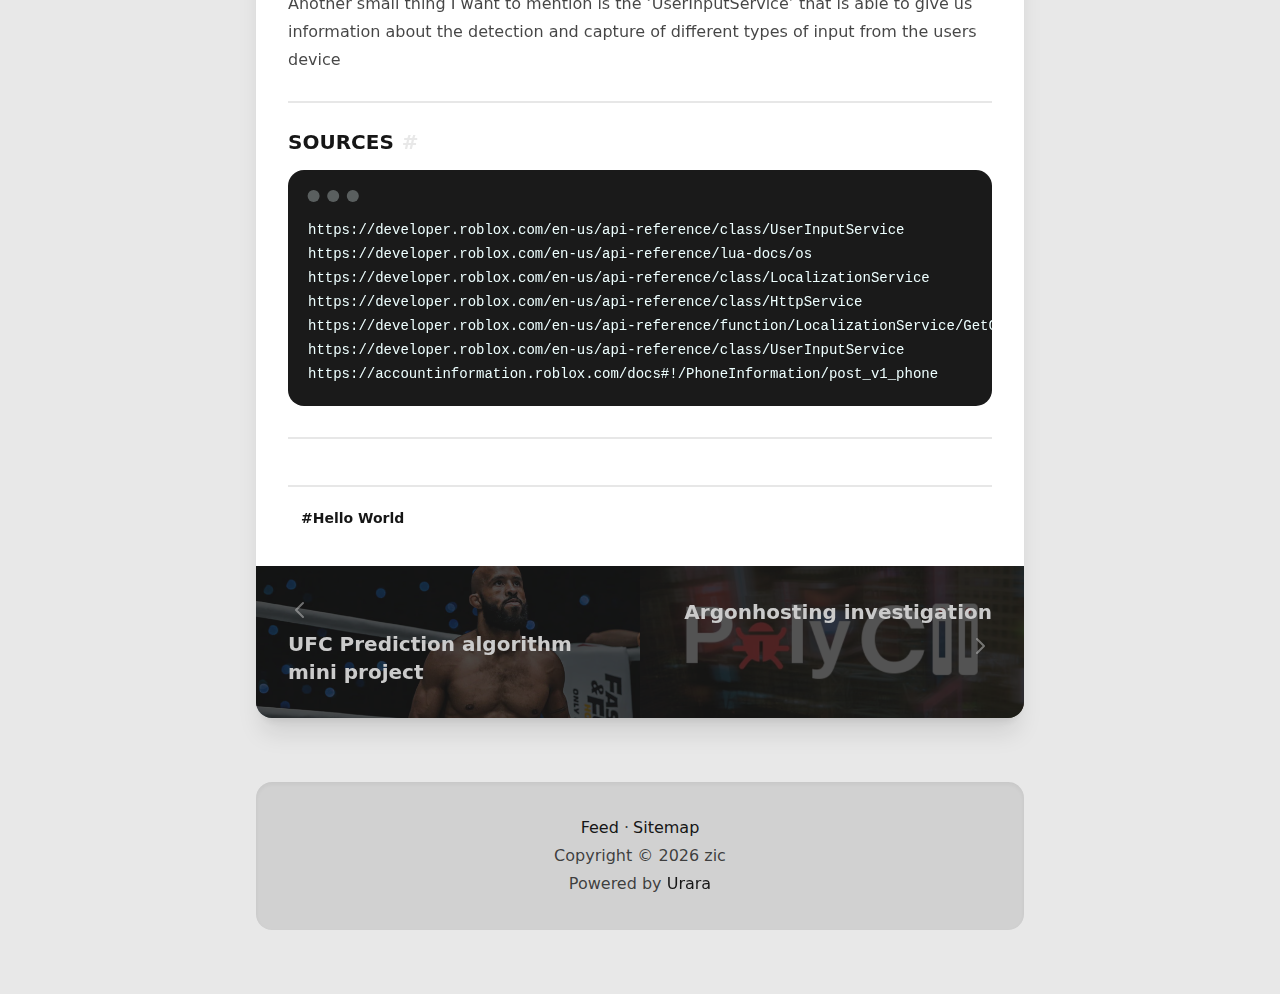
<file: roblox osint/index.html>
<!doctype html>
<html lang="en-US">
  <head prefix="og: https://ogp.me/ns#">
    <meta charset="utf-8" />
    <meta name="generator" content="gh:importantimport/urara" />
    <meta name="viewport" content="width=device-width, initial-scale=1" />
    <link rel="manifest" crossorigin="use-credentials" href="/manifest.webmanifest" />
    <link rel="alternate" type="application/feed+json" href="/feed.json" />
    <link rel="alternate" type="application/atom+xml" href="/atom.xml" />
    <link rel="sitemap" type="application/xml" href="/sitemap.xml" />
    <meta http-equiv="content-security-policy" content="style-src 'self' 'unsafe-inline' https://giscus.app">
		<link href="../_app/immutable/assets/0.D76iTHyZ.css" rel="stylesheet">
		<link rel="modulepreload" href="../_app/immutable/entry/start.CCCk1de0.js">
		<link rel="modulepreload" href="../_app/immutable/chunks/entry.Dx-MDPxz.js">
		<link rel="modulepreload" href="../_app/immutable/chunks/scheduler.FGUOCI5T.js">
		<link rel="modulepreload" href="../_app/immutable/chunks/index.BI7v63FY.js">
		<link rel="modulepreload" href="../_app/immutable/entry/app.DNxAh7ZK.js">
		<link rel="modulepreload" href="../_app/immutable/chunks/preload-helper.BQ24v_F8.js">
		<link rel="modulepreload" href="../_app/immutable/chunks/index.D8TrmQgK.js">
		<link rel="modulepreload" href="../_app/immutable/nodes/0.CdYJ6spZ.js">
		<link rel="modulepreload" href="../_app/immutable/chunks/posts.dYi8pw4A.js">
		<link rel="modulepreload" href="../_app/immutable/chunks/icon.Cn4uAsh8.js">
		<link rel="modulepreload" href="../_app/immutable/nodes/4.DSR4jk__.js">
		<link rel="modulepreload" href="../_app/immutable/chunks/post_layout.DLsGObhw.js">
		<link rel="modulepreload" href="../_app/immutable/chunks/footer.CYDAH4iw.js"><title>Roblox Osint | dev</title><!-- HEAD_svelte-1592q3p_START --><!-- HEAD_svelte-1592q3p_END --><!-- HEAD_svelte-1kxdj3d_START --><link rel="shortcut icon" href="https://urara-demo.netlify.app/favicon.png" sizes="48x48" type="image/png"><link rel="apple-touch-icon" href="https://urara-demo.netlify.app/assets/any@180.png" sizes="180x180" type="image/png"><link rel="icon" href="https://urara-demo.netlify.app/assets/any@192.png" sizes="192x192" type="image/png"><!-- HEAD_svelte-1kxdj3d_END --><!-- HEAD_svelte-1g590ms_START --><meta name="theme-color"><!-- HEAD_svelte-1g590ms_END --><!-- HEAD_svelte-abrfj_START --><meta name="author" content="zic"><link rel="canonical" href="https://urara-demo.netlify.app/roblox osint">  <meta name="keywords" content="Hello World"> <!-- HEAD_svelte-abrfj_END --><!-- HEAD_svelte-4dky5b_START --><meta property="og:site_name" content="dev"><meta property="og:locale" content="en-US"><meta property="og:type" content="article"> <meta property="og:title" content="Roblox Osint">  <meta property="og:image" content="https://urara-demo.netlify.app/roblox osint/0.png"> <meta name="twitter:card" content="summary_large_image"> <meta property="article:tag" content="Hello World"> <meta property="og:url" content="https://urara-demo.netlify.app/roblox osint"> <meta property="article:author" content="zic"> <meta property="article:published_time" content="2023-11-23T00:00:00.000Z"> <meta property="article:modified_time" content="2021-11-23T00:00:00.000Z"><!-- HEAD_svelte-4dky5b_END -->
  </head>
  <body itemscope itemtype="https://schema.org/WebPage">
    <div style="display: contents">      <header id="header" class="fixed z-50 w-full transition-all duration-500 ease-in-out border-b-2 border-transparent max-h-[4.125rem] false"><div class="navbar"><div class="navbar-start">  <div class="dropdown lg:hidden"><label for="navbar-dropdown" tabindex="0" class="btn btn-square btn-ghost" data-svelte-h="svelte-rz1qrs"><span class="i-heroicons-outline-menu-alt-1"></span></label> <ul id="navbar-dropdown" tabindex="0" class="menu menu-compact dropdown-content bg-base-100 text-base-content shadow-lg rounded-box min-w-max max-w-52 p-2"><li><a href="/zeromqprot">ZEROMQ Protocol</a> </li><li><a href="/roblox%20osint">Roblox OSINT</a> </li></ul></div> <div class="swap order-last hidden lg:inline-grid"><button class="swap-on btn btn-ghost text-base font-normal normal-case transition-all duration-200 hidden"></button> <ul class="swap-off menu menu-horizontal p-0"><li><a class="!rounded-btn" href="/zeromqprot">ZEROMQ Protocol</a> </li><li><a class="!rounded-btn" href="/roblox%20osint">Roblox OSINT</a> </li></ul></div> <a href="/" class="btn btn-ghost normal-case text-lg">dev</a></div> <div class="navbar-end"> <div id="change-theme" class="dropdown dropdown-end">  <div tabindex="0" class="btn btn-square btn-ghost" data-svelte-h="svelte-1qtp8cz"><span class="i-heroicons-outline-color-swatch"></span></div>   <ul tabindex="0" class="flex flex-nowrap shadow-2xl menu dropdown-content bg-base-100 text-base-content rounded-box w-52 p-2 gap-2 overflow-y-auto max-h-[21.5rem]"><button data-theme="cmyk" class="btn btn-ghost w-full hover:bg-primary group rounded-lg flex bg-base-100 p-2 transition-all"><p class="flex-1 text-left text-base-content group-hover:text-primary-content transition-color">🖨 Light</p> <div class="grid grid-cols-4 gap-0.5 m-auto"><div class="bg-primary w-1 h-4 rounded-btn"></div><div class="bg-secondary w-1 h-4 rounded-btn"></div><div class="bg-accent w-1 h-4 rounded-btn"></div><div class="bg-neutral w-1 h-4 rounded-btn"></div></div> </button><button data-theme="dracula" class="btn btn-ghost w-full hover:bg-primary group rounded-lg flex bg-base-100 p-2 transition-all"><p class="flex-1 text-left text-base-content group-hover:text-primary-content transition-color">🧛 Dark</p> <div class="grid grid-cols-4 gap-0.5 m-auto"><div class="bg-primary w-1 h-4 rounded-btn"></div><div class="bg-secondary w-1 h-4 rounded-btn"></div><div class="bg-accent w-1 h-4 rounded-btn"></div><div class="bg-neutral w-1 h-4 rounded-btn"></div></div> </button><button data-theme="valentine" class="btn btn-ghost w-full hover:bg-primary group rounded-lg flex bg-base-100 p-2 transition-all"><p class="flex-1 text-left text-base-content group-hover:text-primary-content transition-color">🌸 Valentine</p> <div class="grid grid-cols-4 gap-0.5 m-auto"><div class="bg-primary w-1 h-4 rounded-btn"></div><div class="bg-secondary w-1 h-4 rounded-btn"></div><div class="bg-accent w-1 h-4 rounded-btn"></div><div class="bg-neutral w-1 h-4 rounded-btn"></div></div> </button><button data-theme="aqua" class="btn btn-ghost w-full hover:bg-primary group rounded-lg flex bg-base-100 p-2 transition-all"><p class="flex-1 text-left text-base-content group-hover:text-primary-content transition-color">💦 Aqua</p> <div class="grid grid-cols-4 gap-0.5 m-auto"><div class="bg-primary w-1 h-4 rounded-btn"></div><div class="bg-secondary w-1 h-4 rounded-btn"></div><div class="bg-accent w-1 h-4 rounded-btn"></div><div class="bg-neutral w-1 h-4 rounded-btn"></div></div> </button><button data-theme="synthwave" class="btn btn-ghost w-full hover:bg-primary group rounded-lg flex bg-base-100 p-2 transition-all"><p class="flex-1 text-left text-base-content group-hover:text-primary-content transition-color">🌃 Synthwave</p> <div class="grid grid-cols-4 gap-0.5 m-auto"><div class="bg-primary w-1 h-4 rounded-btn"></div><div class="bg-secondary w-1 h-4 rounded-btn"></div><div class="bg-accent w-1 h-4 rounded-btn"></div><div class="bg-neutral w-1 h-4 rounded-btn"></div></div> </button><button data-theme="night" class="btn btn-ghost w-full hover:bg-primary group rounded-lg flex bg-base-100 p-2 transition-all"><p class="flex-1 text-left text-base-content group-hover:text-primary-content transition-color">🌃 Night</p> <div class="grid grid-cols-4 gap-0.5 m-auto"><div class="bg-primary w-1 h-4 rounded-btn"></div><div class="bg-secondary w-1 h-4 rounded-btn"></div><div class="bg-accent w-1 h-4 rounded-btn"></div><div class="bg-neutral w-1 h-4 rounded-btn"></div></div> </button><button data-theme="lofi" class="btn btn-ghost w-full hover:bg-primary group rounded-lg flex bg-base-100 p-2 transition-all"><p class="flex-1 text-left text-base-content group-hover:text-primary-content transition-color">🎶 Lo-Fi</p> <div class="grid grid-cols-4 gap-0.5 m-auto"><div class="bg-primary w-1 h-4 rounded-btn"></div><div class="bg-secondary w-1 h-4 rounded-btn"></div><div class="bg-accent w-1 h-4 rounded-btn"></div><div class="bg-neutral w-1 h-4 rounded-btn"></div></div> </button><button data-theme="lemonade" class="btn btn-ghost w-full hover:bg-primary group rounded-lg flex bg-base-100 p-2 transition-all"><p class="flex-1 text-left text-base-content group-hover:text-primary-content transition-color">🍋 Lemonade</p> <div class="grid grid-cols-4 gap-0.5 m-auto"><div class="bg-primary w-1 h-4 rounded-btn"></div><div class="bg-secondary w-1 h-4 rounded-btn"></div><div class="bg-accent w-1 h-4 rounded-btn"></div><div class="bg-neutral w-1 h-4 rounded-btn"></div></div> </button><button data-theme="cupcake" class="btn btn-ghost w-full hover:bg-primary group rounded-lg flex bg-base-100 p-2 transition-all"><p class="flex-1 text-left text-base-content group-hover:text-primary-content transition-color">🧁 Cupcake</p> <div class="grid grid-cols-4 gap-0.5 m-auto"><div class="bg-primary w-1 h-4 rounded-btn"></div><div class="bg-secondary w-1 h-4 rounded-btn"></div><div class="bg-accent w-1 h-4 rounded-btn"></div><div class="bg-neutral w-1 h-4 rounded-btn"></div></div> </button><button data-theme="garden" class="btn btn-ghost w-full hover:bg-primary group rounded-lg flex bg-base-100 p-2 transition-all"><p class="flex-1 text-left text-base-content group-hover:text-primary-content transition-color">🏡 Garden</p> <div class="grid grid-cols-4 gap-0.5 m-auto"><div class="bg-primary w-1 h-4 rounded-btn"></div><div class="bg-secondary w-1 h-4 rounded-btn"></div><div class="bg-accent w-1 h-4 rounded-btn"></div><div class="bg-neutral w-1 h-4 rounded-btn"></div></div> </button><button data-theme="retro" class="btn btn-ghost w-full hover:bg-primary group rounded-lg flex bg-base-100 p-2 transition-all"><p class="flex-1 text-left text-base-content group-hover:text-primary-content transition-color">🌇 Retro</p> <div class="grid grid-cols-4 gap-0.5 m-auto"><div class="bg-primary w-1 h-4 rounded-btn"></div><div class="bg-secondary w-1 h-4 rounded-btn"></div><div class="bg-accent w-1 h-4 rounded-btn"></div><div class="bg-neutral w-1 h-4 rounded-btn"></div></div> </button><button data-theme="black" class="btn btn-ghost w-full hover:bg-primary group rounded-lg flex bg-base-100 p-2 transition-all"><p class="flex-1 text-left text-base-content group-hover:text-primary-content transition-color">🖤 Black</p> <div class="grid grid-cols-4 gap-0.5 m-auto"><div class="bg-primary w-1 h-4 rounded-btn"></div><div class="bg-secondary w-1 h-4 rounded-btn"></div><div class="bg-accent w-1 h-4 rounded-btn"></div><div class="bg-neutral w-1 h-4 rounded-btn"></div></div> </button></ul></div></div></div></header> <button id="totop" aria-label="scroll to top" class="fixed grid group btn btn-circle btn-lg border-none backdrop-blur bottom-6 right-6 z-50 duration-500 ease-in-out btn-ghost bg-base-100/30 md:bg-base-200/30 translate-y-24"> <div class="radial-progress text-accent transition-all duration-500 ease-in-out group-hover:text-[color-mix(in_oklab,oklch(var(--a)),black_7%)] col-start-1 row-start-1" style="--size:4rem; --thickness: 0.25rem; --value:undefined;"></div> <div class="border-4 border-base-content/10 group-hover:border-transparent col-start-1 row-start-1 rounded-full w-full h-full p-4 grid duration-500 ease-in-out" data-svelte-h="svelte-hwvjh5"><span class="i-heroicons-solid-chevron-up !w-6 !h-6"></span></div></button> <div class="bg-base-100 md:bg-base-200 min-h-screen pt-16 md:pb-8 lg:pb-16">  <div class="flex flex-col flex-nowrap justify-center xl:flex-row xl:flex-wrap"><div class="flex-1 w-full order-first ease-out transform mx-auto xl:mr-0 xl:ml-0"></div> <div class="flex-1 w-full xl:order-last ease-out transform mx-auto xl:ml-0 xl:mr-0"></div> <div class="flex-none w-full max-w-screen-md mx-auto xl:mx-0"><article itemscope itemtype="https://schema.org/BlogPosting" itemprop="blogPost" class="h-entry card bg-base-100 rounded-none md:rounded-box md:shadow-xl overflow-hidden z-10 md:mb-8 lg:mb-16">   <div class="card-body gap-0 "><div class="flex flex-col gap-2"><figure class="md:order-last rounded-box shadow-xl mb-4 flex-col gap-2 -mx-4 -mt-8 md:mt-0"><picture><source srcset="/_app/immutable/assets/0.DDzP7H7j.avif 736w" type="image/avif"> <img src="/roblox osint/0.png" alt="/roblox osint/0.png" class="u-featured" loading="lazy" decoding="async"></picture></figure> <div class="flex font-semibold gap-1.5"><a rel="author" class="opacity-75 hover:opacity-100 hover:text-primary duration-500 ease-in-out p-author h-card" href="https://urara-demo.netlify.app">zic</a> <span class="opacity-50" data-svelte-h="svelte-1edzios">/</span> <a href="/roblox osint" class="u-url u-uid swap group/time"><time class="group-hover/time:opacity-0 font-semibold opacity-75 duration-500 ease-in-out mr-auto dt-published" datetime="2023-11-23T00:00:00.000Z" itemprop="datePublished">Thursday, Nov 23, 23</time> <time class="opacity-0 group-hover/time:opacity-100 font-semibold text-primary duration-500 ease-in-out mr-auto dt-updated" datetime="2021-11-23T00:00:00.000Z" itemprop="dateModified">Tuesday, Nov 23, 21</time></a></div> <h1 itemprop="name headline" class="card-title text-3xl mb-8 p-name">Roblox Osint</h1> </div> <main itemprop="articleBody" class="urara-prose prose e-content"><h1 id="post" data-svelte-h="svelte-o3h0hg"><a href="#post">POST</a></h1> <h2 id="roblox" data-svelte-h="svelte-9o4odt"><a href="#roblox">ROBLOX?</a></h2> <p data-svelte-h="svelte-1vyh2n6">What information can we pull from a normal user on a roblox game? lets get into it</p> <p data-svelte-h="svelte-fxw89l">*This topic was researched a while ago so it may not be applicable but its nice to know
Short post too!!!</p> <hr> <h3 id="general-location-finding" data-svelte-h="svelte-slhru4"><a href="#general-location-finding">General Location Finding</a></h3> <p data-svelte-h="svelte-bqzsps">We can actually pull information on the device to find out where the user is generally
By using the ‘GetCountryRegionForPlayerAsync’ it already gives us a general Country/Region in which the user is from
To continue this triangulation of the user we can also use ‘PolyService:GetPolicyInfoForPlayerAsync()’
to be able to “returns policy information about a player which is based on geolocation, age group and platform”
This can give us many things like if the player can interact with paid random item generators, if they can see social media links,
if they can trade virtual items and if they are subject to chinese policies can give us even more hints where the user is from</p> <p data-svelte-h="svelte-1e7c91d">The even crazy thing is that we are also able to use ‘DeviceGravityChanged’ which is able to detect if the force of gravity
changes on the devices accelerometer, this can also be done to detect gravitational anomalies that allow us to trianglate a closer
area to where they are depending on earthse gravity field anomalies depending on miligals (-50 to 50)</p> <hr> <h3 id="user-data" data-svelte-h="svelte-1xdldff"><a href="#user-data">User Data</a></h3> <p data-svelte-h="svelte-moow2k">We are able to utilize roblox’s api to retreive account information, Metadata, Phone Information, Promotion Channel, StarCodeAffliate, Roblox badges
and Email Information
This is vital to find out more about the user
To be able to have this work we must use the ‘HttpService’ to be intertwined with the roblox account api</p> <p data-svelte-h="svelte-b8ffp6">Another small thing I want to mention is the ‘UserInputService’ that is able to give us information about the detection and capture of different types of input
from the users device</p> <hr> <h3 id="sources" data-svelte-h="svelte-177vmny"><a href="#sources">SOURCES</a></h3> <!-- HTML_TAG_START --><pre class="shiki material-default" style="background-color: #263238; color: #EEFFFF"><div class='code-container'><code><div class='line'><span style="color: undefined">https://developer.roblox.com/en-us/api-reference/class/UserInputService</span></div><div class='line'><span style="color: undefined">https://developer.roblox.com/en-us/api-reference/lua-docs/os</span></div><div class='line'><span style="color: undefined">https://developer.roblox.com/en-us/api-reference/class/LocalizationService</span></div><div class='line'><span style="color: undefined">https://developer.roblox.com/en-us/api-reference/class/HttpService</span></div><div class='line'><span style="color: undefined">https://developer.roblox.com/en-us/api-reference/function/LocalizationService/GetCountryRegionForPlayerAsync</span></div><div class='line'><span style="color: undefined">https://developer.roblox.com/en-us/api-reference/class/UserInputService</span></div><div class='line'><span style="color: undefined">https://accountinformation.roblox.com/docs#!/PhoneInformation/post_v1_phone</span></div></code></div></pre><!-- HTML_TAG_END --> <hr></main> <div class="divider mt-4 mb-0"></div> <div><a href="/?tags=Hello World" class="btn btn-sm btn-ghost normal-case mt-2 mr-2 p-category">#Hello World </a></div></div>  </article> <footer id="footer" class="footer footer-center bg-base-300 text-base-content shadow-inner p-8 md:rounded-box sticky bottom-0 z-0 md:static "><div class="prose"><p><a href="" rel="noopener noreferrer external" target="_blank">Feed</a> <span class="mr-1" data-svelte-h="svelte-1qx196n">·</span><a href="" rel="noopener noreferrer external" target="_blank">Sitemap</a>  <br>
      Copyright © 2025 zic <br>
      Powered by
      <a rel="noopener noreferrer external" target="_blank" class="tooltip tooltip-secondary hover:text-secondary" data-tip="🌸 [δ] - Based on MDsveX & SvelteKit 🌸" href="https://github.com/importantimport/urara" data-svelte-h="svelte-urea7w">Urara</a> </p></div></footer></div></div></div> 
			<script type="application/json" data-sveltekit-fetched data-url="/posts.json">{"status":200,"statusText":"","headers":{},"body":"[{\"title\":\"UFC Prediction algorithm mini project\",\"image\":\"/ufcpredictions/banner.png\",\"alt\":\"Urara\",\"created\":\"2025-02-28T00:00:00.000Z\",\"updated\":\"2025-02-28T00:00:00.000Z\",\"tags\":[\"Hello World\"],\"images\":[],\"slug\":\"/ufcpredictions/+page.svelte.md\",\"path\":\"/ufcpredictions\",\"toc\":[{\"depth\":1,\"title\":\"UFC fighter prediction algorithm mini project\",\"slug\":\"ufc-fighter-prediction-algorithm-mini-project\"},{\"depth\":2,\"title\":\"Intro\",\"slug\":\"intro\"},{\"depth\":2,\"title\":\"1. Data & processing\",\"slug\":\"1-data--processing\"},{\"depth\":2,\"title\":\"2. Score Calculation\",\"slug\":\"2-score-calculation\"},{\"depth\":3,\"title\":\"2.1 Striking Score\",\"slug\":\"21-striking-score\"},{\"depth\":3,\"title\":\"2.2 Grappling Score\",\"slug\":\"22-grappling-score\"},{\"depth\":3,\"title\":\"2.3 Defense Score\",\"slug\":\"23-defense-score\"},{\"depth\":3,\"title\":\"2.4 Experience Score\",\"slug\":\"24-experience-score\"},{\"depth\":3,\"title\":\"2.5 Physiological factos\",\"slug\":\"25-physiological-factos\"},{\"depth\":3,\"title\":\"2.6 Composition formula\",\"slug\":\"26-composition-formula\"},{\"depth\":2,\"title\":\"3. Prediction confidence\",\"slug\":\"3-prediction-confidence\"},{\"depth\":2,\"title\":\"4. Comparative Analysis\",\"slug\":\"4-comparative-analysis\"},{\"depth\":2,\"title\":\"5. Visualization\",\"slug\":\"5-visualization\"},{\"depth\":2,\"title\":\"6. Issues\",\"slug\":\"6-issues\"},{\"depth\":2,\"title\":\"Output images\",\"slug\":\"output-images\"}],\"type\":\"article\",\"html\":\"\"},{\"title\":\"Roblox Osint\",\"image\":\"/roblox osint/0.png\",\"alt\":\"Urara\",\"created\":\"2023-11-23T00:00:00.000Z\",\"updated\":\"2021-11-23T00:00:00.000Z\",\"tags\":[\"Hello World\"],\"images\":[],\"slug\":\"/roblox osint/+page.svelte.md\",\"path\":\"/roblox osint\",\"toc\":[{\"depth\":1,\"title\":\"POST\",\"slug\":\"post\"},{\"depth\":2,\"title\":\"ROBLOX?\",\"slug\":\"roblox\"},{\"depth\":3,\"title\":\"General Location Finding\",\"slug\":\"general-location-finding\"},{\"depth\":3,\"title\":\"User Data\",\"slug\":\"user-data\"},{\"depth\":3,\"title\":\"SOURCES\",\"slug\":\"sources\"}],\"type\":\"article\",\"html\":\"\"},{\"title\":\"Argonhosting investigation\",\"image\":\"/roblox osint/polyc2.png\",\"alt\":\"Urara\",\"created\":\"2023-08-11T00:00:00.000Z\",\"updated\":\"2021-08-11T00:00:00.000Z\",\"tags\":[\"Hello World\"],\"images\":[],\"slug\":\"/Argonhosting/+page.svelte.md\",\"path\":\"/Argonhosting\",\"toc\":[{\"depth\":1,\"title\":\"POST\",\"slug\":\"post\"},{\"depth\":3,\"title\":\"Summary:\",\"slug\":\"summary\"},{\"depth\":3,\"title\":\"Drama:\",\"slug\":\"drama\"},{\"depth\":3,\"title\":\"MISTAKE 1 Ip history\",\"slug\":\"mistake-1-ip-history\"},{\"depth\":3,\"title\":\"MISTAKE 2 UFW\",\"slug\":\"mistake-2-ufw\"},{\"depth\":3,\"title\":\"MISTAKE 3 MariaDB\",\"slug\":\"mistake-3-mariadb\"},{\"depth\":3,\"title\":\"MISTAKE 4 Common Vulns\",\"slug\":\"mistake-4-common-vulns\"}],\"type\":\"article\",\"html\":\"\"},{\"title\":\"The ZeroMQ Protocol\",\"image\":\"/zeromqprot/0mq0.png\",\"alt\":\"Urara\",\"created\":\"2023-08-06T00:00:00.000Z\",\"updated\":\"2021-08-06T00:00:00.000Z\",\"tags\":[\"Hello World\"],\"images\":[],\"slug\":\"/zeromqprot/+page.svelte.md\",\"path\":\"/zeromqprot\",\"toc\":[{\"depth\":1,\"title\":\"WHY USE ZEROMQ??\",\"slug\":\"why-use-zeromq\"},{\"depth\":3,\"title\":\"Speed and performance:\",\"slug\":\"speed-and-performance\"},{\"depth\":3,\"title\":\"Lightweight and Efficient:\",\"slug\":\"lightweight-and-efficient\"},{\"depth\":3,\"title\":\"Security:\",\"slug\":\"security\"},{\"depth\":3,\"title\":\"Load balancing :\",\"slug\":\"load-balancing-\"}],\"type\":\"article\",\"html\":\"\"}]"}</script>
			<script>
				{
					__sveltekit_qqp9uj = {
						base: new URL("..", location).pathname.slice(0, -1)
					};

					const element = document.currentScript.parentElement;

					const data = [null,null];

					Promise.all([
						import("../_app/immutable/entry/start.CCCk1de0.js"),
						import("../_app/immutable/entry/app.DNxAh7ZK.js")
					]).then(([kit, app]) => {
						kit.start(app, element, {
							node_ids: [0, 4],
							data,
							form: null,
							error: null
						});
					});
				}
			</script>
		</div>
  </body>
</html>
</file>
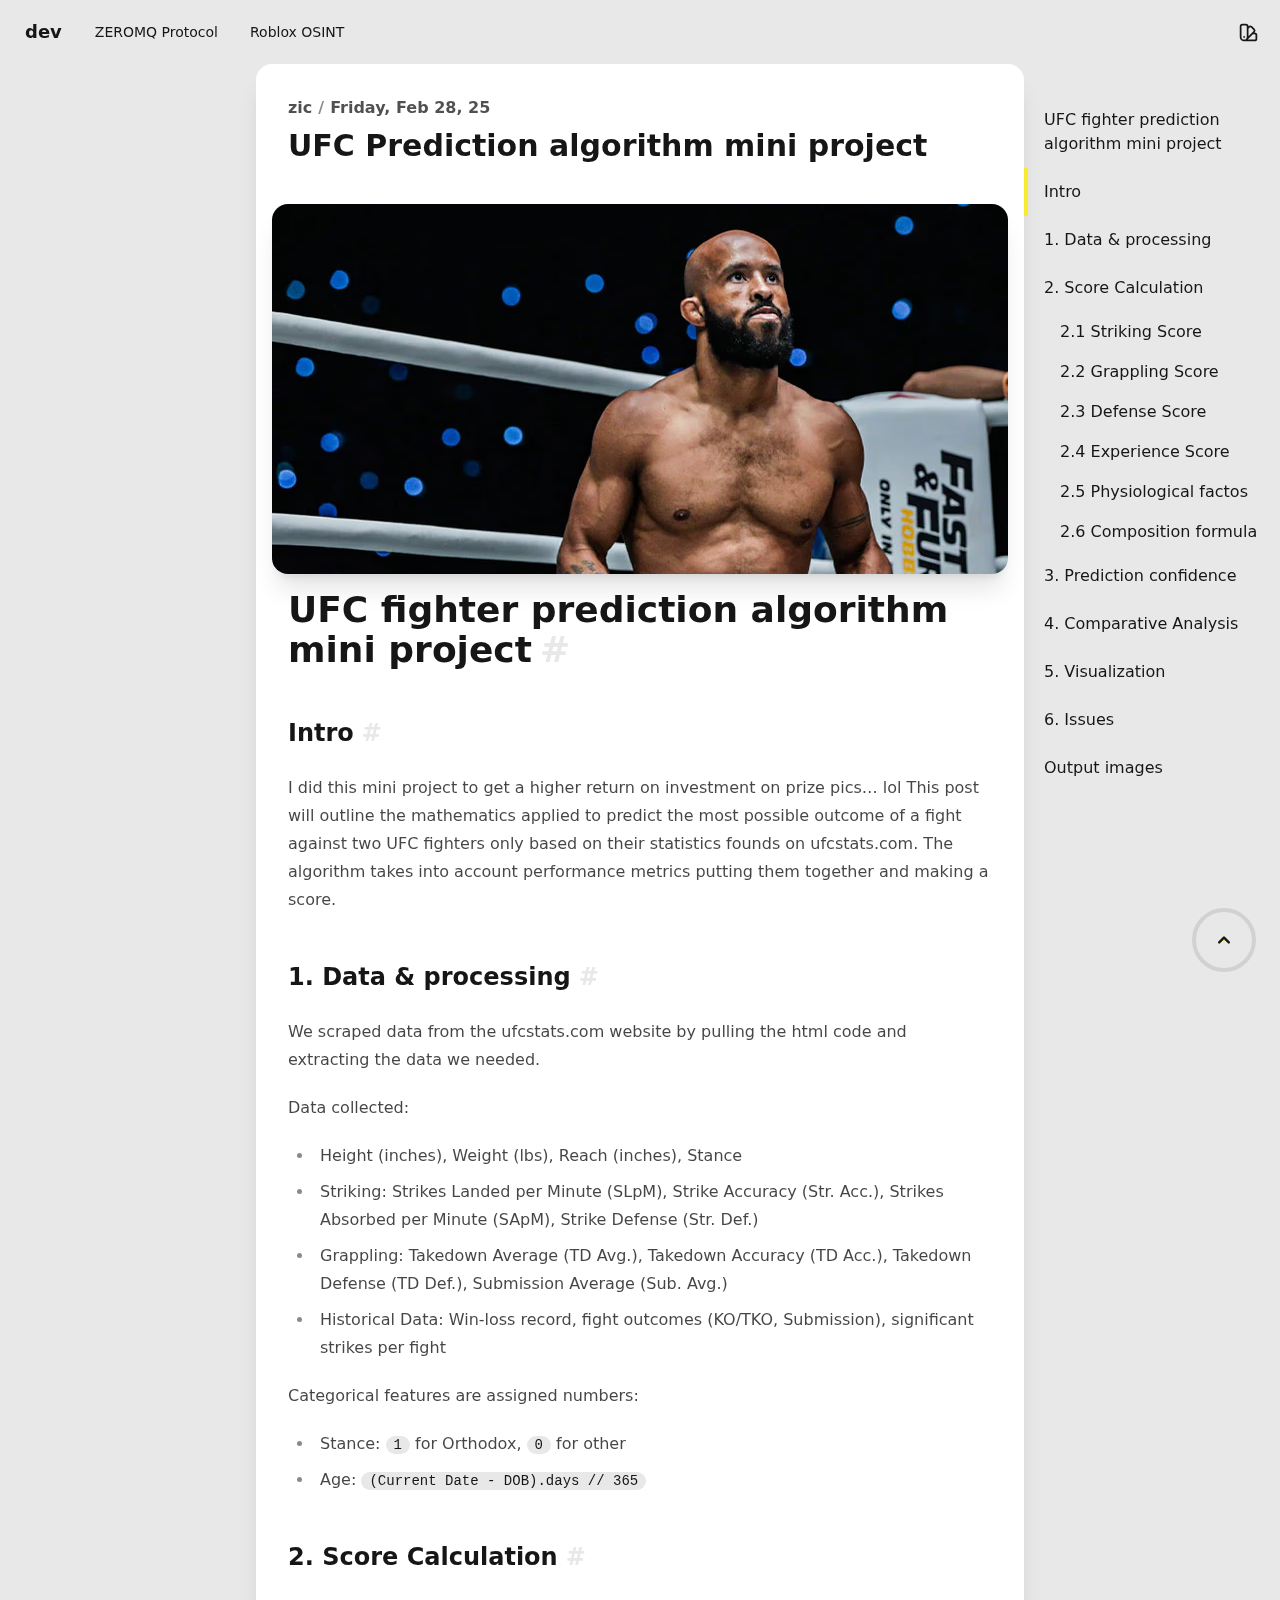
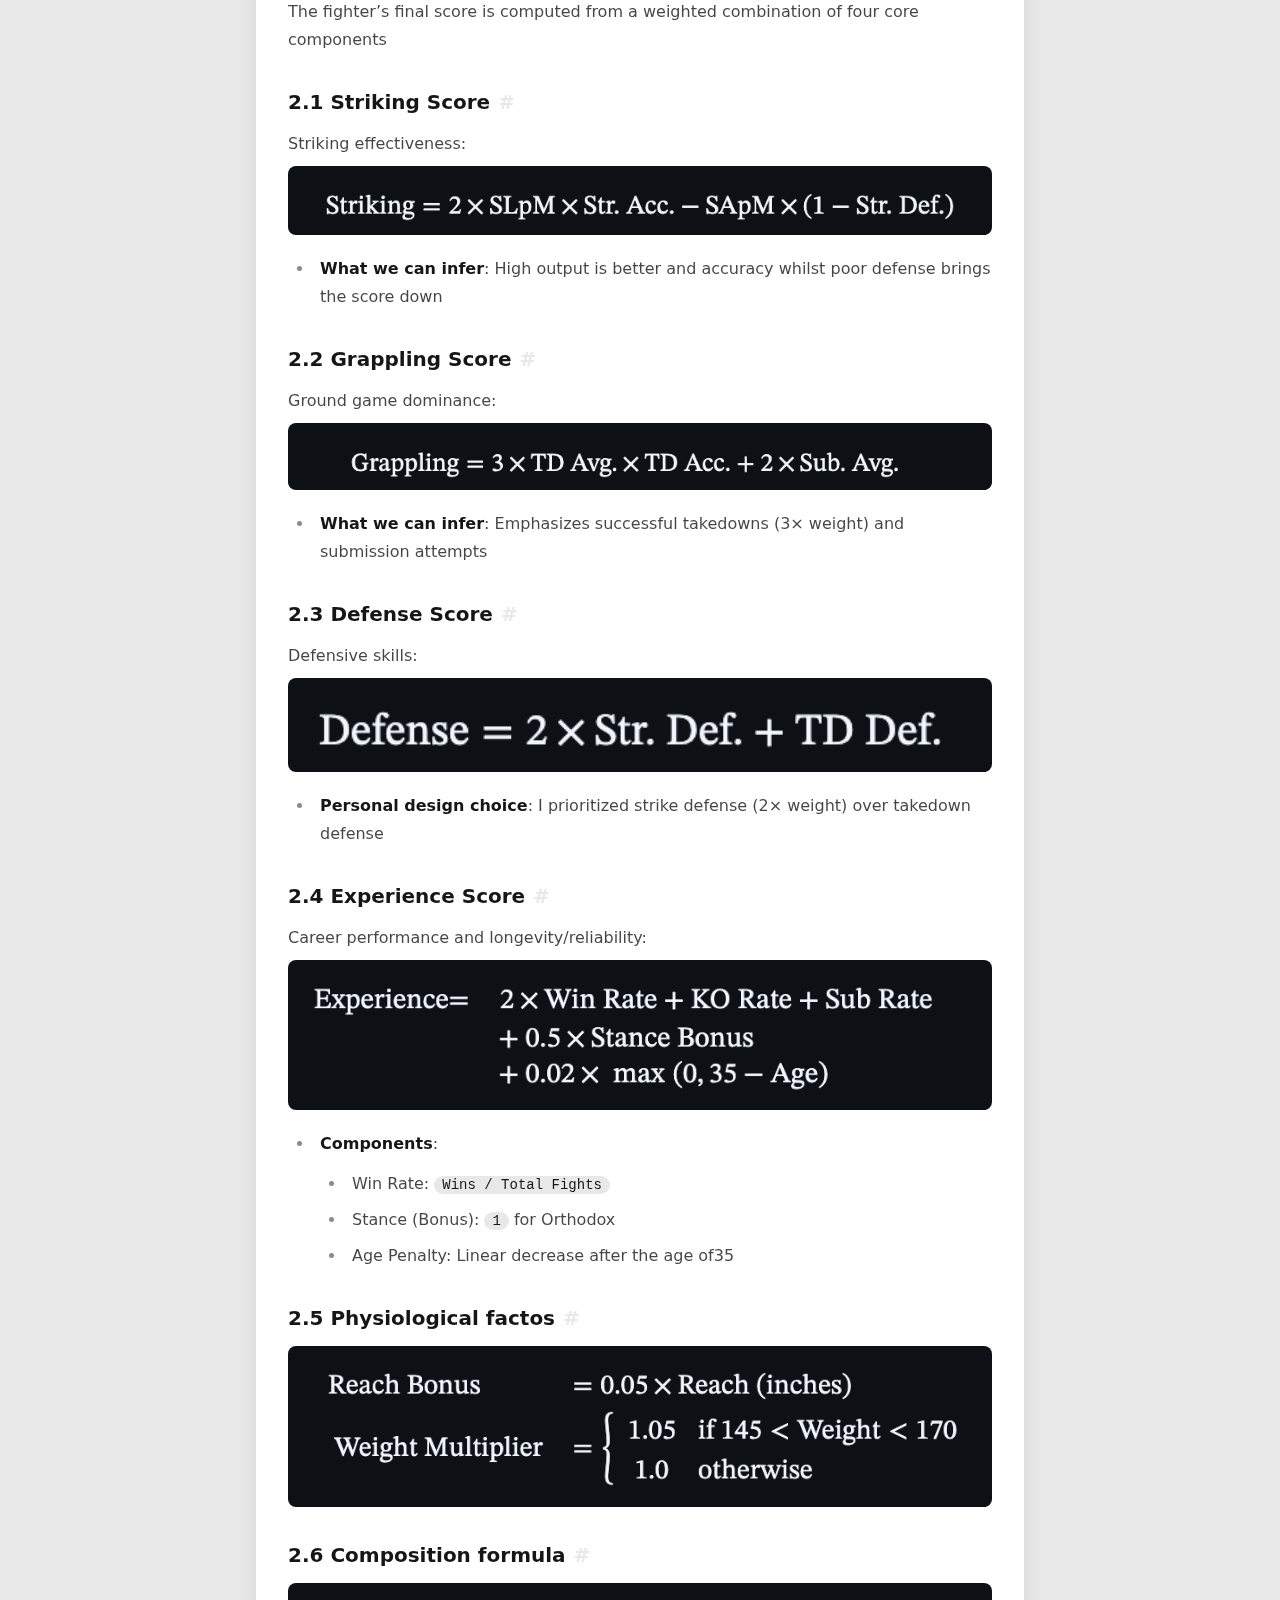
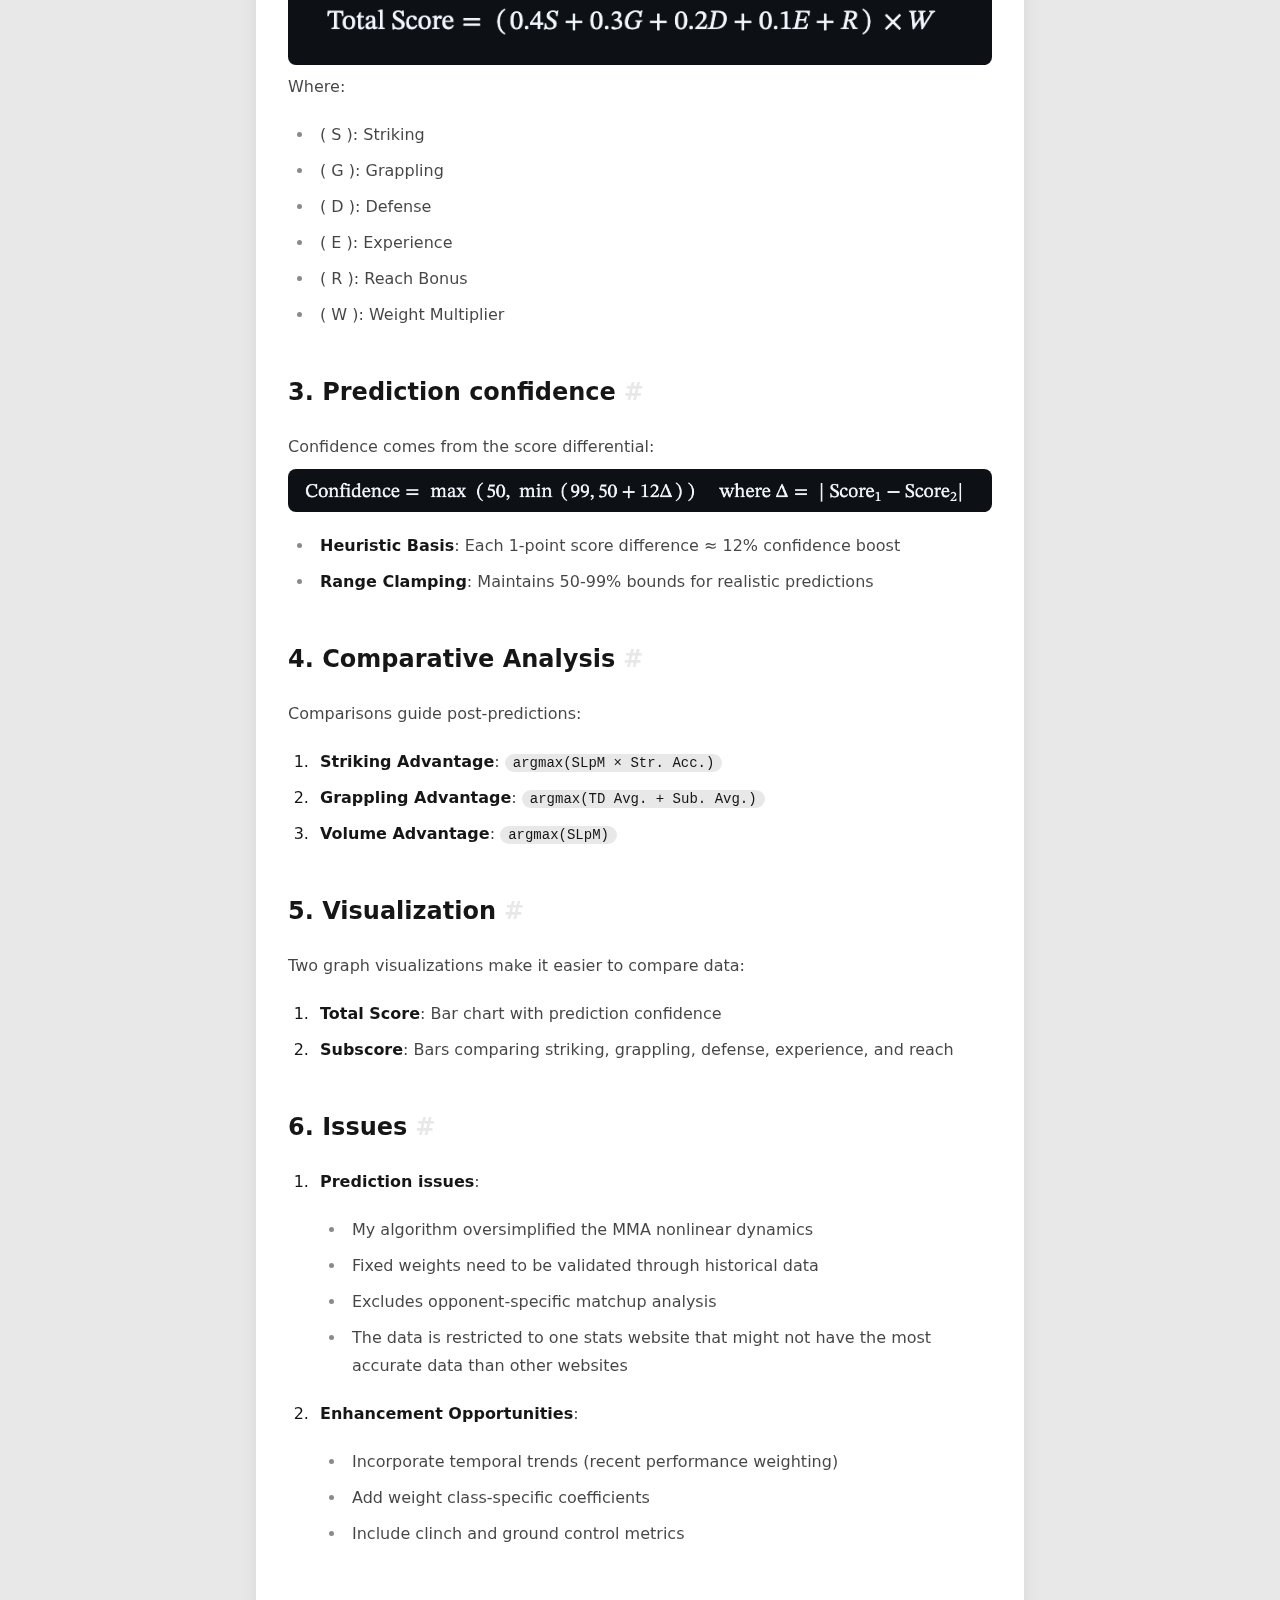
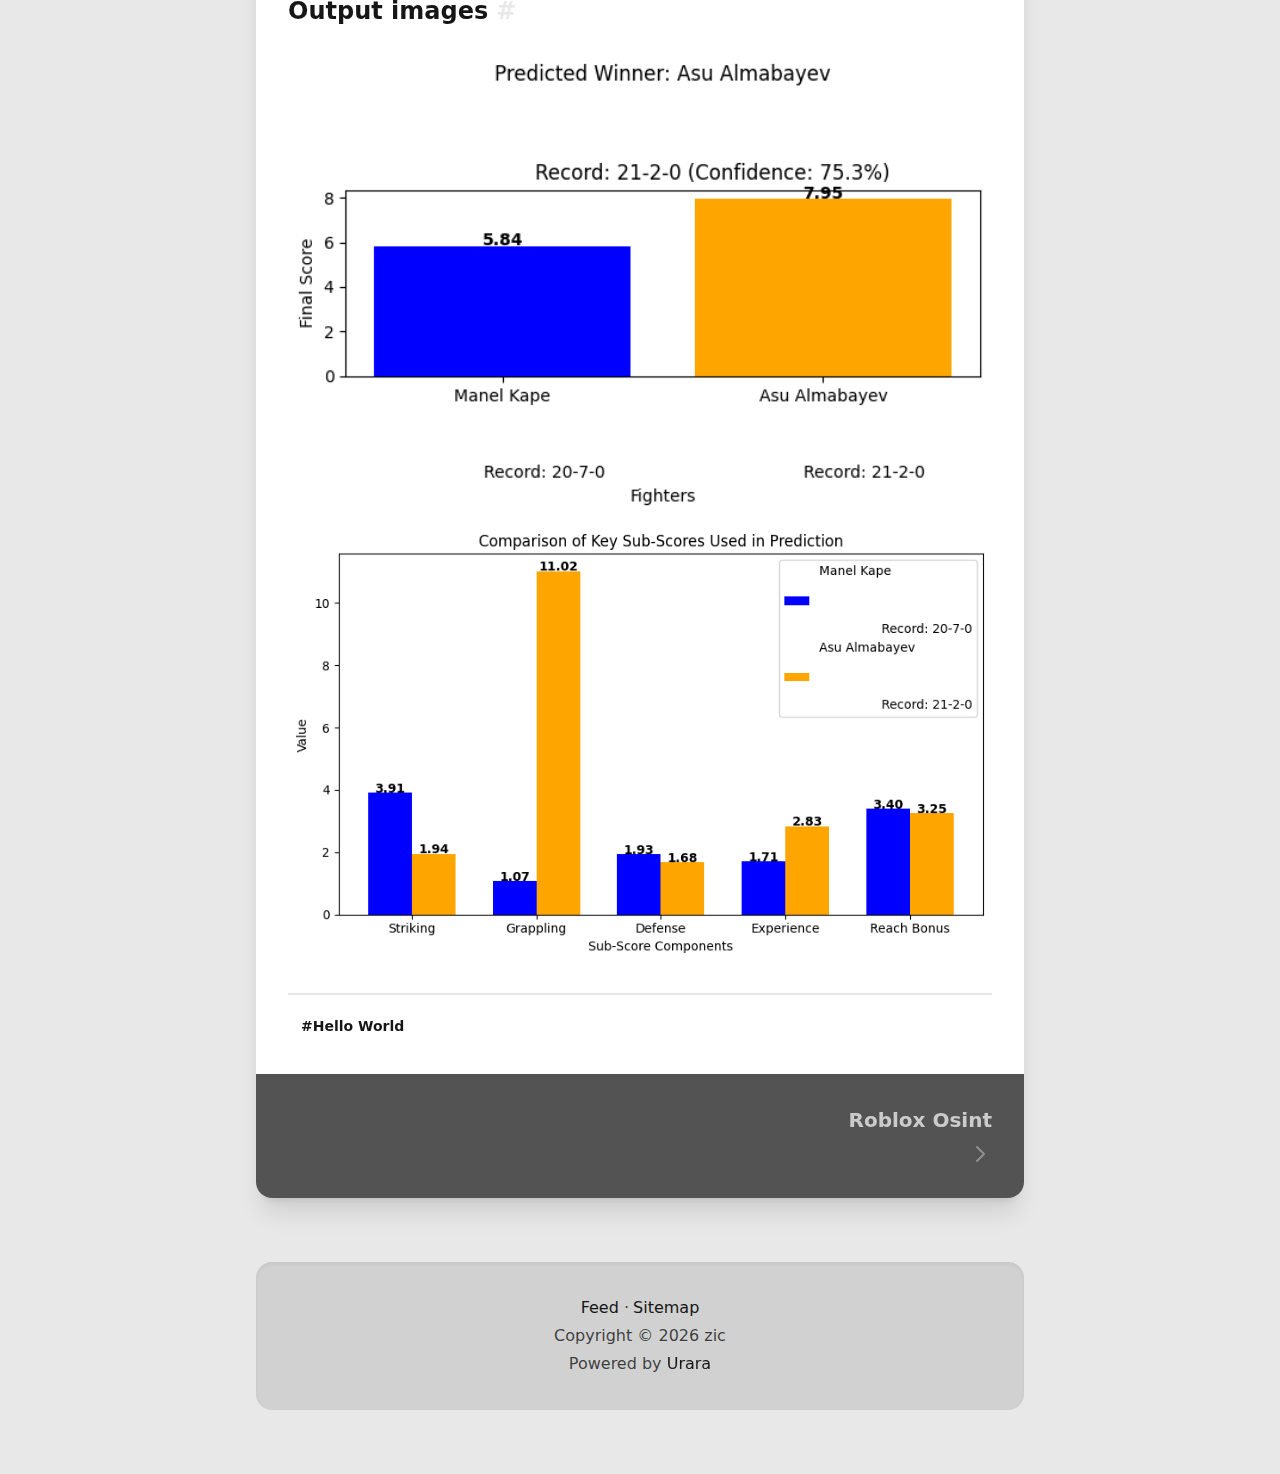
<file: ufcpredictions/index.html>
<!doctype html>
<html lang="en-US">
  <head prefix="og: https://ogp.me/ns#">
    <meta charset="utf-8" />
    <meta name="generator" content="gh:importantimport/urara" />
    <meta name="viewport" content="width=device-width, initial-scale=1" />
    <link rel="manifest" crossorigin="use-credentials" href="/manifest.webmanifest" />
    <link rel="alternate" type="application/feed+json" href="/feed.json" />
    <link rel="alternate" type="application/atom+xml" href="/atom.xml" />
    <link rel="sitemap" type="application/xml" href="/sitemap.xml" />
    <meta http-equiv="content-security-policy" content="style-src 'self' 'unsafe-inline' https://giscus.app">
		<link href="../_app/immutable/assets/0.D76iTHyZ.css" rel="stylesheet">
		<link rel="modulepreload" href="../_app/immutable/entry/start.CCCk1de0.js">
		<link rel="modulepreload" href="../_app/immutable/chunks/entry.Dx-MDPxz.js">
		<link rel="modulepreload" href="../_app/immutable/chunks/scheduler.FGUOCI5T.js">
		<link rel="modulepreload" href="../_app/immutable/chunks/index.BI7v63FY.js">
		<link rel="modulepreload" href="../_app/immutable/entry/app.DNxAh7ZK.js">
		<link rel="modulepreload" href="../_app/immutable/chunks/preload-helper.BQ24v_F8.js">
		<link rel="modulepreload" href="../_app/immutable/chunks/index.D8TrmQgK.js">
		<link rel="modulepreload" href="../_app/immutable/nodes/0.CdYJ6spZ.js">
		<link rel="modulepreload" href="../_app/immutable/chunks/posts.dYi8pw4A.js">
		<link rel="modulepreload" href="../_app/immutable/chunks/icon.Cn4uAsh8.js">
		<link rel="modulepreload" href="../_app/immutable/nodes/5.DQoxJsFv.js">
		<link rel="modulepreload" href="../_app/immutable/chunks/post_layout.DLsGObhw.js">
		<link rel="modulepreload" href="../_app/immutable/chunks/footer.CYDAH4iw.js"><title>UFC Prediction algorithm mini project | dev</title><!-- HEAD_svelte-1592q3p_START --><!-- HEAD_svelte-1592q3p_END --><!-- HEAD_svelte-1kxdj3d_START --><link rel="shortcut icon" href="https://urara-demo.netlify.app/favicon.png" sizes="48x48" type="image/png"><link rel="apple-touch-icon" href="https://urara-demo.netlify.app/assets/any@180.png" sizes="180x180" type="image/png"><link rel="icon" href="https://urara-demo.netlify.app/assets/any@192.png" sizes="192x192" type="image/png"><!-- HEAD_svelte-1kxdj3d_END --><!-- HEAD_svelte-1g590ms_START --><meta name="theme-color"><!-- HEAD_svelte-1g590ms_END --><!-- HEAD_svelte-abrfj_START --><meta name="author" content="zic"><link rel="canonical" href="https://urara-demo.netlify.app/ufcpredictions">  <meta name="keywords" content="Hello World"> <!-- HEAD_svelte-abrfj_END --><!-- HEAD_svelte-4dky5b_START --><meta property="og:site_name" content="dev"><meta property="og:locale" content="en-US"><meta property="og:type" content="article"> <meta property="og:title" content="UFC Prediction algorithm mini project">  <meta property="og:image" content="https://urara-demo.netlify.app/ufcpredictions/banner.png"> <meta name="twitter:card" content="summary_large_image"> <meta property="article:tag" content="Hello World"> <meta property="og:url" content="https://urara-demo.netlify.app/ufcpredictions"> <meta property="article:author" content="zic"> <meta property="article:published_time" content="2025-02-28T00:00:00.000Z"> <meta property="article:modified_time" content="2025-02-28T00:00:00.000Z"><!-- HEAD_svelte-4dky5b_END -->
  </head>
  <body itemscope itemtype="https://schema.org/WebPage">
    <div style="display: contents">      <header id="header" class="fixed z-50 w-full transition-all duration-500 ease-in-out border-b-2 border-transparent max-h-[4.125rem] false"><div class="navbar"><div class="navbar-start">  <div class="dropdown lg:hidden"><label for="navbar-dropdown" tabindex="0" class="btn btn-square btn-ghost" data-svelte-h="svelte-rz1qrs"><span class="i-heroicons-outline-menu-alt-1"></span></label> <ul id="navbar-dropdown" tabindex="0" class="menu menu-compact dropdown-content bg-base-100 text-base-content shadow-lg rounded-box min-w-max max-w-52 p-2"><li><a href="/zeromqprot">ZEROMQ Protocol</a> </li><li><a href="/roblox%20osint">Roblox OSINT</a> </li></ul></div> <div class="swap order-last hidden lg:inline-grid"><button class="swap-on btn btn-ghost text-base font-normal normal-case transition-all duration-200 hidden"></button> <ul class="swap-off menu menu-horizontal p-0"><li><a class="!rounded-btn" href="/zeromqprot">ZEROMQ Protocol</a> </li><li><a class="!rounded-btn" href="/roblox%20osint">Roblox OSINT</a> </li></ul></div> <a href="/" class="btn btn-ghost normal-case text-lg">dev</a></div> <div class="navbar-end"> <div id="change-theme" class="dropdown dropdown-end">  <div tabindex="0" class="btn btn-square btn-ghost" data-svelte-h="svelte-1qtp8cz"><span class="i-heroicons-outline-color-swatch"></span></div>   <ul tabindex="0" class="flex flex-nowrap shadow-2xl menu dropdown-content bg-base-100 text-base-content rounded-box w-52 p-2 gap-2 overflow-y-auto max-h-[21.5rem]"><button data-theme="cmyk" class="btn btn-ghost w-full hover:bg-primary group rounded-lg flex bg-base-100 p-2 transition-all"><p class="flex-1 text-left text-base-content group-hover:text-primary-content transition-color">🖨 Light</p> <div class="grid grid-cols-4 gap-0.5 m-auto"><div class="bg-primary w-1 h-4 rounded-btn"></div><div class="bg-secondary w-1 h-4 rounded-btn"></div><div class="bg-accent w-1 h-4 rounded-btn"></div><div class="bg-neutral w-1 h-4 rounded-btn"></div></div> </button><button data-theme="dracula" class="btn btn-ghost w-full hover:bg-primary group rounded-lg flex bg-base-100 p-2 transition-all"><p class="flex-1 text-left text-base-content group-hover:text-primary-content transition-color">🧛 Dark</p> <div class="grid grid-cols-4 gap-0.5 m-auto"><div class="bg-primary w-1 h-4 rounded-btn"></div><div class="bg-secondary w-1 h-4 rounded-btn"></div><div class="bg-accent w-1 h-4 rounded-btn"></div><div class="bg-neutral w-1 h-4 rounded-btn"></div></div> </button><button data-theme="valentine" class="btn btn-ghost w-full hover:bg-primary group rounded-lg flex bg-base-100 p-2 transition-all"><p class="flex-1 text-left text-base-content group-hover:text-primary-content transition-color">🌸 Valentine</p> <div class="grid grid-cols-4 gap-0.5 m-auto"><div class="bg-primary w-1 h-4 rounded-btn"></div><div class="bg-secondary w-1 h-4 rounded-btn"></div><div class="bg-accent w-1 h-4 rounded-btn"></div><div class="bg-neutral w-1 h-4 rounded-btn"></div></div> </button><button data-theme="aqua" class="btn btn-ghost w-full hover:bg-primary group rounded-lg flex bg-base-100 p-2 transition-all"><p class="flex-1 text-left text-base-content group-hover:text-primary-content transition-color">💦 Aqua</p> <div class="grid grid-cols-4 gap-0.5 m-auto"><div class="bg-primary w-1 h-4 rounded-btn"></div><div class="bg-secondary w-1 h-4 rounded-btn"></div><div class="bg-accent w-1 h-4 rounded-btn"></div><div class="bg-neutral w-1 h-4 rounded-btn"></div></div> </button><button data-theme="synthwave" class="btn btn-ghost w-full hover:bg-primary group rounded-lg flex bg-base-100 p-2 transition-all"><p class="flex-1 text-left text-base-content group-hover:text-primary-content transition-color">🌃 Synthwave</p> <div class="grid grid-cols-4 gap-0.5 m-auto"><div class="bg-primary w-1 h-4 rounded-btn"></div><div class="bg-secondary w-1 h-4 rounded-btn"></div><div class="bg-accent w-1 h-4 rounded-btn"></div><div class="bg-neutral w-1 h-4 rounded-btn"></div></div> </button><button data-theme="night" class="btn btn-ghost w-full hover:bg-primary group rounded-lg flex bg-base-100 p-2 transition-all"><p class="flex-1 text-left text-base-content group-hover:text-primary-content transition-color">🌃 Night</p> <div class="grid grid-cols-4 gap-0.5 m-auto"><div class="bg-primary w-1 h-4 rounded-btn"></div><div class="bg-secondary w-1 h-4 rounded-btn"></div><div class="bg-accent w-1 h-4 rounded-btn"></div><div class="bg-neutral w-1 h-4 rounded-btn"></div></div> </button><button data-theme="lofi" class="btn btn-ghost w-full hover:bg-primary group rounded-lg flex bg-base-100 p-2 transition-all"><p class="flex-1 text-left text-base-content group-hover:text-primary-content transition-color">🎶 Lo-Fi</p> <div class="grid grid-cols-4 gap-0.5 m-auto"><div class="bg-primary w-1 h-4 rounded-btn"></div><div class="bg-secondary w-1 h-4 rounded-btn"></div><div class="bg-accent w-1 h-4 rounded-btn"></div><div class="bg-neutral w-1 h-4 rounded-btn"></div></div> </button><button data-theme="lemonade" class="btn btn-ghost w-full hover:bg-primary group rounded-lg flex bg-base-100 p-2 transition-all"><p class="flex-1 text-left text-base-content group-hover:text-primary-content transition-color">🍋 Lemonade</p> <div class="grid grid-cols-4 gap-0.5 m-auto"><div class="bg-primary w-1 h-4 rounded-btn"></div><div class="bg-secondary w-1 h-4 rounded-btn"></div><div class="bg-accent w-1 h-4 rounded-btn"></div><div class="bg-neutral w-1 h-4 rounded-btn"></div></div> </button><button data-theme="cupcake" class="btn btn-ghost w-full hover:bg-primary group rounded-lg flex bg-base-100 p-2 transition-all"><p class="flex-1 text-left text-base-content group-hover:text-primary-content transition-color">🧁 Cupcake</p> <div class="grid grid-cols-4 gap-0.5 m-auto"><div class="bg-primary w-1 h-4 rounded-btn"></div><div class="bg-secondary w-1 h-4 rounded-btn"></div><div class="bg-accent w-1 h-4 rounded-btn"></div><div class="bg-neutral w-1 h-4 rounded-btn"></div></div> </button><button data-theme="garden" class="btn btn-ghost w-full hover:bg-primary group rounded-lg flex bg-base-100 p-2 transition-all"><p class="flex-1 text-left text-base-content group-hover:text-primary-content transition-color">🏡 Garden</p> <div class="grid grid-cols-4 gap-0.5 m-auto"><div class="bg-primary w-1 h-4 rounded-btn"></div><div class="bg-secondary w-1 h-4 rounded-btn"></div><div class="bg-accent w-1 h-4 rounded-btn"></div><div class="bg-neutral w-1 h-4 rounded-btn"></div></div> </button><button data-theme="retro" class="btn btn-ghost w-full hover:bg-primary group rounded-lg flex bg-base-100 p-2 transition-all"><p class="flex-1 text-left text-base-content group-hover:text-primary-content transition-color">🌇 Retro</p> <div class="grid grid-cols-4 gap-0.5 m-auto"><div class="bg-primary w-1 h-4 rounded-btn"></div><div class="bg-secondary w-1 h-4 rounded-btn"></div><div class="bg-accent w-1 h-4 rounded-btn"></div><div class="bg-neutral w-1 h-4 rounded-btn"></div></div> </button><button data-theme="black" class="btn btn-ghost w-full hover:bg-primary group rounded-lg flex bg-base-100 p-2 transition-all"><p class="flex-1 text-left text-base-content group-hover:text-primary-content transition-color">🖤 Black</p> <div class="grid grid-cols-4 gap-0.5 m-auto"><div class="bg-primary w-1 h-4 rounded-btn"></div><div class="bg-secondary w-1 h-4 rounded-btn"></div><div class="bg-accent w-1 h-4 rounded-btn"></div><div class="bg-neutral w-1 h-4 rounded-btn"></div></div> </button></ul></div></div></div></header> <button id="totop" aria-label="scroll to top" class="fixed grid group btn btn-circle btn-lg border-none backdrop-blur bottom-6 right-6 z-50 duration-500 ease-in-out btn-ghost bg-base-100/30 md:bg-base-200/30 translate-y-24"> <div class="radial-progress text-accent transition-all duration-500 ease-in-out group-hover:text-[color-mix(in_oklab,oklch(var(--a)),black_7%)] col-start-1 row-start-1" style="--size:4rem; --thickness: 0.25rem; --value:undefined;"></div> <div class="border-4 border-base-content/10 group-hover:border-transparent col-start-1 row-start-1 rounded-full w-full h-full p-4 grid duration-500 ease-in-out" data-svelte-h="svelte-hwvjh5"><span class="i-heroicons-solid-chevron-up !w-6 !h-6"></span></div></button> <div class="bg-base-100 md:bg-base-200 min-h-screen pt-16 md:pb-8 lg:pb-16">  <div class="flex flex-col flex-nowrap justify-center xl:flex-row xl:flex-wrap"><div class="flex-1 w-full order-first ease-out transform mx-auto xl:mr-0 xl:ml-0"></div> <div class="flex-1 w-full xl:order-last ease-out transform mx-auto xl:ml-0 xl:mr-0"></div> <div class="flex-none w-full max-w-screen-md mx-auto xl:mx-0"><article itemscope itemtype="https://schema.org/BlogPosting" itemprop="blogPost" class="h-entry card bg-base-100 rounded-none md:rounded-box md:shadow-xl overflow-hidden z-10 md:mb-8 lg:mb-16">   <div class="card-body gap-0 "><div class="flex flex-col gap-2"><figure class="md:order-last rounded-box shadow-xl mb-4 flex-col gap-2 -mx-4 -mt-8 md:mt-0"><picture><source srcset="/_app/immutable/assets/banner.0NJT74rT.avif 736w" type="image/avif"> <img src="/ufcpredictions/banner.png" alt="/ufcpredictions/banner.png" class="u-featured" loading="lazy" decoding="async"></picture></figure> <div class="flex font-semibold gap-1.5"><a rel="author" class="opacity-75 hover:opacity-100 hover:text-primary duration-500 ease-in-out p-author h-card" href="https://urara-demo.netlify.app">zic</a> <span class="opacity-50" data-svelte-h="svelte-1edzios">/</span> <a href="/ufcpredictions" class="u-url u-uid swap group/time"><time class="group-hover/time:opacity-0 font-semibold opacity-75 duration-500 ease-in-out mr-auto dt-published" datetime="2025-02-28T00:00:00.000Z" itemprop="datePublished">Friday, Feb 28, 25</time> <time class="opacity-0 group-hover/time:opacity-100 font-semibold text-primary duration-500 ease-in-out mr-auto dt-updated" datetime="2025-02-28T00:00:00.000Z" itemprop="dateModified">Friday, Feb 28, 25</time></a></div> <h1 itemprop="name headline" class="card-title text-3xl mb-8 p-name">UFC Prediction algorithm mini project</h1> </div> <main itemprop="articleBody" class="urara-prose prose e-content"><h1 id="ufc-fighter-prediction-algorithm-mini-project" data-svelte-h="svelte-fraz4l"><a href="#ufc-fighter-prediction-algorithm-mini-project">UFC fighter prediction algorithm mini project</a></h1> <h2 id="intro" data-svelte-h="svelte-1aigc92"><a href="#intro">Intro</a></h2> <p data-svelte-h="svelte-1scclhr">I did this mini project to get a higher return on investment on prize pics… lol
This post will outline the mathematics applied to predict the most possible outcome of a fight against two UFC fighters only based on their statistics founds on ufcstats.com.
The algorithm takes into account performance metrics putting them together and making a score.</p> <h2 id="1-data--processing" data-svelte-h="svelte-1b71a5y"><a href="#1-data--processing">1. Data &amp; processing</a></h2> <p data-svelte-h="svelte-i9qhnd">We scraped data from the ufcstats.com website by pulling the html code and extracting the data we needed.</p> <p data-svelte-h="svelte-1hfrcun">Data collected:</p> <ul data-svelte-h="svelte-78gowq"><li>Height (inches), Weight (lbs), Reach (inches), Stance</li> <li>Striking: Strikes Landed per Minute (SLpM), Strike Accuracy (Str. Acc.), Strikes Absorbed per Minute (SApM), Strike Defense (Str. Def.)</li> <li>Grappling: Takedown Average (TD Avg.), Takedown Accuracy (TD Acc.), Takedown Defense (TD Def.), Submission Average (Sub. Avg.)</li> <li>Historical Data: Win-loss record, fight outcomes (KO/TKO, Submission), significant strikes per fight</li></ul> <p data-svelte-h="svelte-12j6b6z">Categorical features are assigned numbers:</p> <ul data-svelte-h="svelte-1quu2wz"><li>Stance: <code>1</code> for Orthodox, <code>0</code> for other</li> <li>Age: <code>(Current Date - DOB).days // 365</code></li></ul> <h2 id="2-score-calculation" data-svelte-h="svelte-1tqms05"><a href="#2-score-calculation">2. Score Calculation</a></h2> <p data-svelte-h="svelte-1fjs9da">The fighter’s final score is computed from a weighted combination of four core components</p> <h3 id="21-striking-score" data-svelte-h="svelte-i3fj7c"><a href="#21-striking-score">2.1 Striking Score</a></h3> <p>Striking effectiveness:
<img src="./strikingeffectiveness.png" alt="striking" class="rounded-lg my-2" loading="lazy" decoding="async"></p> <ul data-svelte-h="svelte-2vo3k4"><li><strong>What we can infer</strong>: High output is better and accuracy whilst poor defense brings the score down</li></ul> <h3 id="22-grappling-score" data-svelte-h="svelte-1wy1sk8"><a href="#22-grappling-score">2.2 Grappling Score</a></h3> <p>Ground game dominance:
<img src="./grounddominance.png" alt="ground" class="rounded-lg my-2" loading="lazy" decoding="async"></p> <ul data-svelte-h="svelte-1vlwlch"><li><strong>What we can infer</strong>: Emphasizes successful takedowns (3× weight) and submission attempts</li></ul> <h3 id="23-defense-score" data-svelte-h="svelte-77knh1"><a href="#23-defense-score">2.3 Defense Score</a></h3> <p>Defensive skills:
<img src="./defensiveskills.png" alt="defense" class="rounded-lg my-2" loading="lazy" decoding="async"></p> <ul data-svelte-h="svelte-1os1kcq"><li><strong>Personal design choice</strong>: I prioritized strike defense (2× weight) over takedown defense</li></ul> <h3 id="24-experience-score" data-svelte-h="svelte-4a6njo"><a href="#24-experience-score">2.4 Experience Score</a></h3> <p>Career performance and longevity/reliability:
<img src="./reliability.png" alt="longevity" class="rounded-lg my-2" loading="lazy" decoding="async"></p> <ul data-svelte-h="svelte-1potkww"><li><strong>Components</strong>:<ul><li>Win Rate: <code>Wins / Total Fights</code></li> <li>Stance (Bonus): <code>1</code> for Orthodox</li> <li>Age Penalty: Linear decrease after the age of35</li></ul></li></ul> <h3 id="25-physiological-factos" data-svelte-h="svelte-1ktzibi"><a href="#25-physiological-factos">2.5 Physiological factos</a></h3> <p><img src="./physiological.png" alt="physiological" class="rounded-lg my-2" loading="lazy" decoding="async"></p> <h3 id="26-composition-formula" data-svelte-h="svelte-1qqzmvu"><a href="#26-composition-formula">2.6 Composition formula</a></h3> <p><img src="./score.png" alt="totalscore" class="rounded-lg my-2" loading="lazy" decoding="async">
Where:</p> <ul data-svelte-h="svelte-p163go"><li>( S ): Striking</li> <li>( G ): Grappling</li> <li>( D ): Defense</li> <li>( E ): Experience</li> <li>( R ): Reach Bonus</li> <li>( W ): Weight Multiplier</li></ul> <h2 id="3-prediction-confidence" data-svelte-h="svelte-bdq39q"><a href="#3-prediction-confidence">3. Prediction confidence</a></h2> <p>Confidence comes from the score differential:
<img src="./confidence.png" alt="confidence" class="rounded-lg my-2" loading="lazy" decoding="async"></p> <ul data-svelte-h="svelte-4ycqgm"><li><strong>Heuristic Basis</strong>: Each 1-point score difference ≈ 12% confidence boost</li> <li><strong>Range Clamping</strong>: Maintains 50-99% bounds for realistic predictions</li></ul> <h2 id="4-comparative-analysis" data-svelte-h="svelte-c2rwmp"><a href="#4-comparative-analysis">4. Comparative Analysis</a></h2> <p data-svelte-h="svelte-18sril7">Comparisons guide post-predictions:</p> <ol data-svelte-h="svelte-rpzc3g"><li><strong>Striking Advantage</strong>: <code>argmax(SLpM × Str. Acc.)</code></li> <li><strong>Grappling Advantage</strong>: <code>argmax(TD Avg. + Sub. Avg.)</code></li> <li><strong>Volume Advantage</strong>: <code>argmax(SLpM)</code></li></ol> <h2 id="5-visualization" data-svelte-h="svelte-gf1hln"><a href="#5-visualization">5. Visualization</a></h2> <p data-svelte-h="svelte-1f14lxp">Two graph visualizations make it easier to compare data:</p> <ol data-svelte-h="svelte-14hi7lh"><li><strong>Total Score</strong>: Bar chart with prediction confidence</li> <li><strong>Subscore</strong>: Bars comparing striking, grappling, defense, experience, and reach</li></ol> <h2 id="6-issues" data-svelte-h="svelte-1e7fod0"><a href="#6-issues">6. Issues</a></h2> <ol data-svelte-h="svelte-1bitsj"><li><p><strong>Prediction issues</strong>:</p> <ul><li>My algorithm oversimplified the MMA nonlinear dynamics</li> <li>Fixed weights need to be validated  through historical data</li> <li>Excludes opponent-specific matchup analysis</li> <li>The data is restricted to one stats website that might not have the most accurate data than other websites</li></ul></li> <li><p><strong>Enhancement Opportunities</strong>:</p> <ul><li>Incorporate temporal trends (recent performance weighting)</li> <li>Add weight class-specific coefficients</li> <li>Include clinch and ground control metrics</li></ul></li></ol> <h2 id="output-images" data-svelte-h="svelte-jo8r77"><a href="#output-images">Output images</a></h2> <p><img src="./pred.png" alt="prediction" class="rounded-lg my-2" loading="lazy" decoding="async"> <img src="./calc.png" alt="calculation comparisons" class="rounded-lg my-2" loading="lazy" decoding="async"></p></main> <div class="divider mt-4 mb-0"></div> <div><a href="/?tags=Hello World" class="btn btn-sm btn-ghost normal-case mt-2 mr-2 p-category">#Hello World </a></div></div>  </article> <footer id="footer" class="footer footer-center bg-base-300 text-base-content shadow-inner p-8 md:rounded-box sticky bottom-0 z-0 md:static "><div class="prose"><p><a href="" rel="noopener noreferrer external" target="_blank">Feed</a> <span class="mr-1" data-svelte-h="svelte-1qx196n">·</span><a href="" rel="noopener noreferrer external" target="_blank">Sitemap</a>  <br>
      Copyright © 2025 zic <br>
      Powered by
      <a rel="noopener noreferrer external" target="_blank" class="tooltip tooltip-secondary hover:text-secondary" data-tip="🌸 [δ] - Based on MDsveX & SvelteKit 🌸" href="https://github.com/importantimport/urara" data-svelte-h="svelte-urea7w">Urara</a> </p></div></footer></div></div></div> 
			<script type="application/json" data-sveltekit-fetched data-url="/posts.json">{"status":200,"statusText":"","headers":{},"body":"[{\"title\":\"UFC Prediction algorithm mini project\",\"image\":\"/ufcpredictions/banner.png\",\"alt\":\"Urara\",\"created\":\"2025-02-28T00:00:00.000Z\",\"updated\":\"2025-02-28T00:00:00.000Z\",\"tags\":[\"Hello World\"],\"images\":[],\"slug\":\"/ufcpredictions/+page.svelte.md\",\"path\":\"/ufcpredictions\",\"toc\":[{\"depth\":1,\"title\":\"UFC fighter prediction algorithm mini project\",\"slug\":\"ufc-fighter-prediction-algorithm-mini-project\"},{\"depth\":2,\"title\":\"Intro\",\"slug\":\"intro\"},{\"depth\":2,\"title\":\"1. Data & processing\",\"slug\":\"1-data--processing\"},{\"depth\":2,\"title\":\"2. Score Calculation\",\"slug\":\"2-score-calculation\"},{\"depth\":3,\"title\":\"2.1 Striking Score\",\"slug\":\"21-striking-score\"},{\"depth\":3,\"title\":\"2.2 Grappling Score\",\"slug\":\"22-grappling-score\"},{\"depth\":3,\"title\":\"2.3 Defense Score\",\"slug\":\"23-defense-score\"},{\"depth\":3,\"title\":\"2.4 Experience Score\",\"slug\":\"24-experience-score\"},{\"depth\":3,\"title\":\"2.5 Physiological factos\",\"slug\":\"25-physiological-factos\"},{\"depth\":3,\"title\":\"2.6 Composition formula\",\"slug\":\"26-composition-formula\"},{\"depth\":2,\"title\":\"3. Prediction confidence\",\"slug\":\"3-prediction-confidence\"},{\"depth\":2,\"title\":\"4. Comparative Analysis\",\"slug\":\"4-comparative-analysis\"},{\"depth\":2,\"title\":\"5. Visualization\",\"slug\":\"5-visualization\"},{\"depth\":2,\"title\":\"6. Issues\",\"slug\":\"6-issues\"},{\"depth\":2,\"title\":\"Output images\",\"slug\":\"output-images\"}],\"type\":\"article\",\"html\":\"\"},{\"title\":\"Roblox Osint\",\"image\":\"/roblox osint/0.png\",\"alt\":\"Urara\",\"created\":\"2023-11-23T00:00:00.000Z\",\"updated\":\"2021-11-23T00:00:00.000Z\",\"tags\":[\"Hello World\"],\"images\":[],\"slug\":\"/roblox osint/+page.svelte.md\",\"path\":\"/roblox osint\",\"toc\":[{\"depth\":1,\"title\":\"POST\",\"slug\":\"post\"},{\"depth\":2,\"title\":\"ROBLOX?\",\"slug\":\"roblox\"},{\"depth\":3,\"title\":\"General Location Finding\",\"slug\":\"general-location-finding\"},{\"depth\":3,\"title\":\"User Data\",\"slug\":\"user-data\"},{\"depth\":3,\"title\":\"SOURCES\",\"slug\":\"sources\"}],\"type\":\"article\",\"html\":\"\"},{\"title\":\"Argonhosting investigation\",\"image\":\"/roblox osint/polyc2.png\",\"alt\":\"Urara\",\"created\":\"2023-08-11T00:00:00.000Z\",\"updated\":\"2021-08-11T00:00:00.000Z\",\"tags\":[\"Hello World\"],\"images\":[],\"slug\":\"/Argonhosting/+page.svelte.md\",\"path\":\"/Argonhosting\",\"toc\":[{\"depth\":1,\"title\":\"POST\",\"slug\":\"post\"},{\"depth\":3,\"title\":\"Summary:\",\"slug\":\"summary\"},{\"depth\":3,\"title\":\"Drama:\",\"slug\":\"drama\"},{\"depth\":3,\"title\":\"MISTAKE 1 Ip history\",\"slug\":\"mistake-1-ip-history\"},{\"depth\":3,\"title\":\"MISTAKE 2 UFW\",\"slug\":\"mistake-2-ufw\"},{\"depth\":3,\"title\":\"MISTAKE 3 MariaDB\",\"slug\":\"mistake-3-mariadb\"},{\"depth\":3,\"title\":\"MISTAKE 4 Common Vulns\",\"slug\":\"mistake-4-common-vulns\"}],\"type\":\"article\",\"html\":\"\"},{\"title\":\"The ZeroMQ Protocol\",\"image\":\"/zeromqprot/0mq0.png\",\"alt\":\"Urara\",\"created\":\"2023-08-06T00:00:00.000Z\",\"updated\":\"2021-08-06T00:00:00.000Z\",\"tags\":[\"Hello World\"],\"images\":[],\"slug\":\"/zeromqprot/+page.svelte.md\",\"path\":\"/zeromqprot\",\"toc\":[{\"depth\":1,\"title\":\"WHY USE ZEROMQ??\",\"slug\":\"why-use-zeromq\"},{\"depth\":3,\"title\":\"Speed and performance:\",\"slug\":\"speed-and-performance\"},{\"depth\":3,\"title\":\"Lightweight and Efficient:\",\"slug\":\"lightweight-and-efficient\"},{\"depth\":3,\"title\":\"Security:\",\"slug\":\"security\"},{\"depth\":3,\"title\":\"Load balancing :\",\"slug\":\"load-balancing-\"}],\"type\":\"article\",\"html\":\"\"}]"}</script>
			<script>
				{
					__sveltekit_qqp9uj = {
						base: new URL("..", location).pathname.slice(0, -1)
					};

					const element = document.currentScript.parentElement;

					const data = [null,null];

					Promise.all([
						import("../_app/immutable/entry/start.CCCk1de0.js"),
						import("../_app/immutable/entry/app.DNxAh7ZK.js")
					]).then(([kit, app]) => {
						kit.start(app, element, {
							node_ids: [0, 5],
							data,
							form: null,
							error: null
						});
					});
				}
			</script>
		</div>
  </body>
</html>
</file>
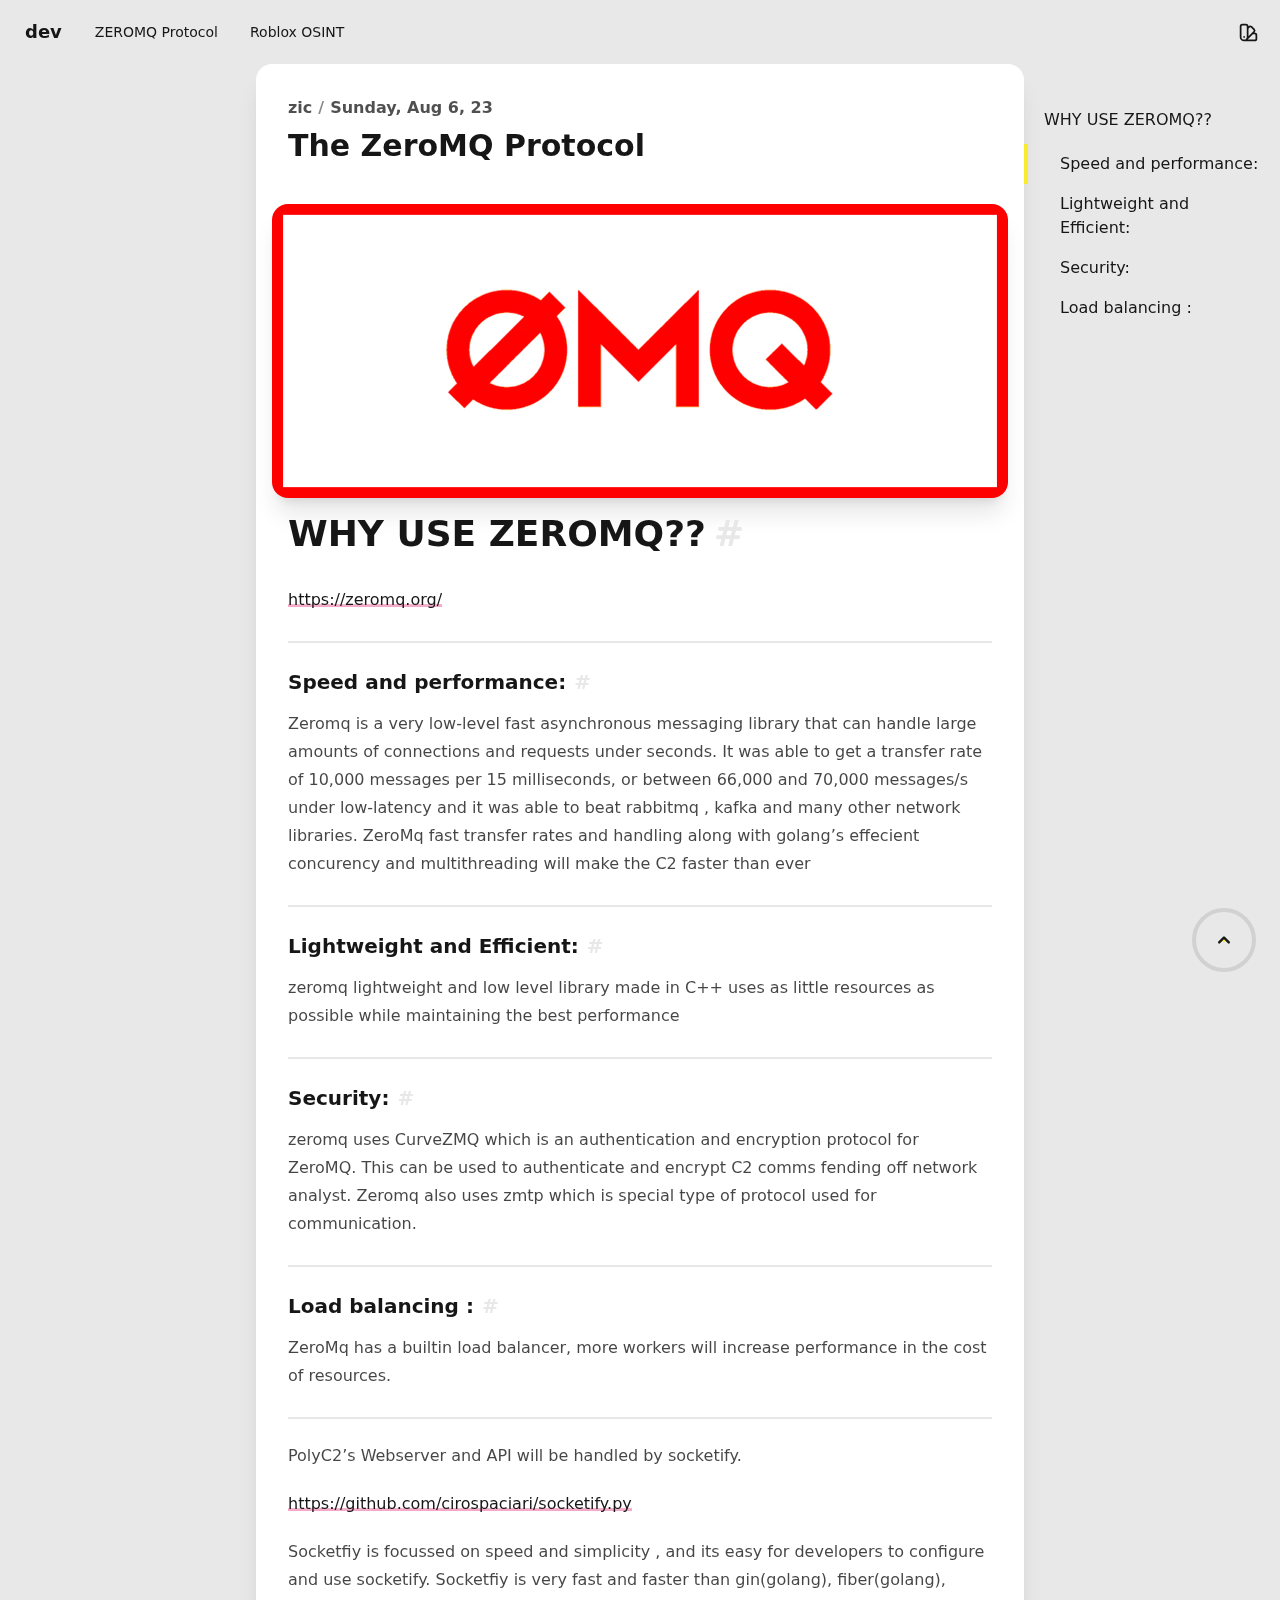
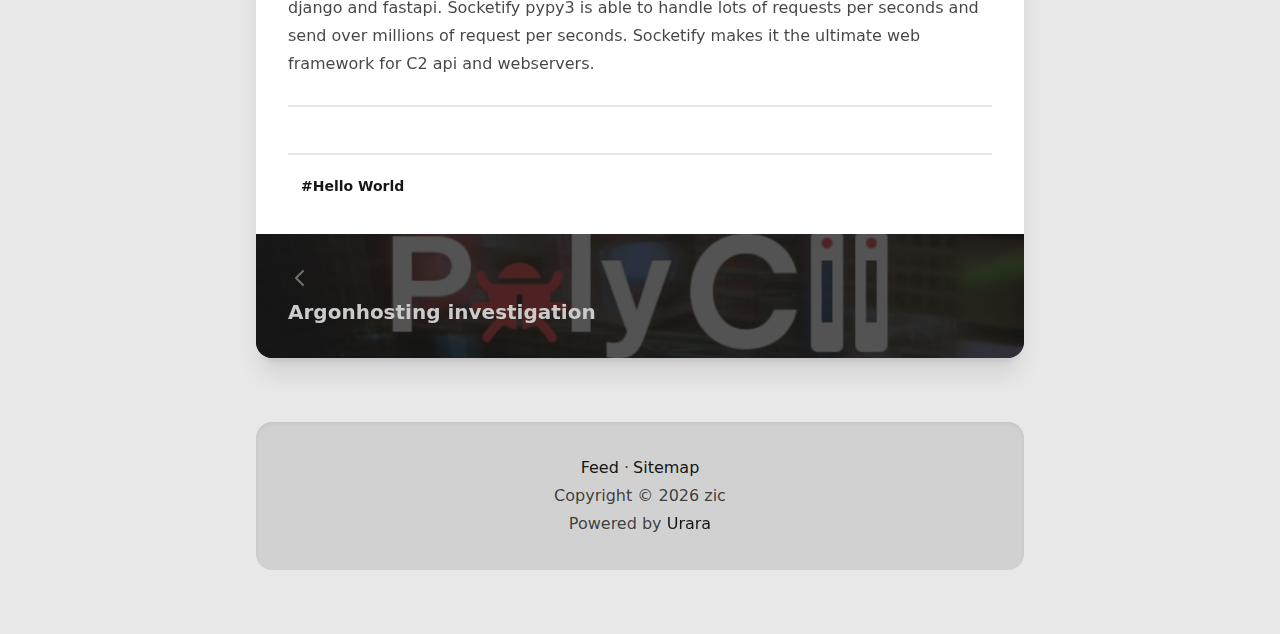
<file: zeromqprot/index.html>
<!doctype html>
<html lang="en-US">
  <head prefix="og: https://ogp.me/ns#">
    <meta charset="utf-8" />
    <meta name="generator" content="gh:importantimport/urara" />
    <meta name="viewport" content="width=device-width, initial-scale=1" />
    <link rel="manifest" crossorigin="use-credentials" href="/manifest.webmanifest" />
    <link rel="alternate" type="application/feed+json" href="/feed.json" />
    <link rel="alternate" type="application/atom+xml" href="/atom.xml" />
    <link rel="sitemap" type="application/xml" href="/sitemap.xml" />
    <meta http-equiv="content-security-policy" content="style-src 'self' 'unsafe-inline' https://giscus.app">
		<link href="../_app/immutable/assets/0.D76iTHyZ.css" rel="stylesheet">
		<link rel="modulepreload" href="../_app/immutable/entry/start.CCCk1de0.js">
		<link rel="modulepreload" href="../_app/immutable/chunks/entry.Dx-MDPxz.js">
		<link rel="modulepreload" href="../_app/immutable/chunks/scheduler.FGUOCI5T.js">
		<link rel="modulepreload" href="../_app/immutable/chunks/index.BI7v63FY.js">
		<link rel="modulepreload" href="../_app/immutable/entry/app.DNxAh7ZK.js">
		<link rel="modulepreload" href="../_app/immutable/chunks/preload-helper.BQ24v_F8.js">
		<link rel="modulepreload" href="../_app/immutable/chunks/index.D8TrmQgK.js">
		<link rel="modulepreload" href="../_app/immutable/nodes/0.CdYJ6spZ.js">
		<link rel="modulepreload" href="../_app/immutable/chunks/posts.dYi8pw4A.js">
		<link rel="modulepreload" href="../_app/immutable/chunks/icon.Cn4uAsh8.js">
		<link rel="modulepreload" href="../_app/immutable/nodes/6.DhoogZIQ.js">
		<link rel="modulepreload" href="../_app/immutable/chunks/post_layout.DLsGObhw.js">
		<link rel="modulepreload" href="../_app/immutable/chunks/footer.CYDAH4iw.js"><title>The ZeroMQ Protocol | dev</title><!-- HEAD_svelte-1592q3p_START --><!-- HEAD_svelte-1592q3p_END --><!-- HEAD_svelte-1kxdj3d_START --><link rel="shortcut icon" href="https://urara-demo.netlify.app/favicon.png" sizes="48x48" type="image/png"><link rel="apple-touch-icon" href="https://urara-demo.netlify.app/assets/any@180.png" sizes="180x180" type="image/png"><link rel="icon" href="https://urara-demo.netlify.app/assets/any@192.png" sizes="192x192" type="image/png"><!-- HEAD_svelte-1kxdj3d_END --><!-- HEAD_svelte-1g590ms_START --><meta name="theme-color"><!-- HEAD_svelte-1g590ms_END --><!-- HEAD_svelte-abrfj_START --><meta name="author" content="zic"><link rel="canonical" href="https://urara-demo.netlify.app/zeromqprot">  <meta name="keywords" content="Hello World"> <!-- HEAD_svelte-abrfj_END --><!-- HEAD_svelte-4dky5b_START --><meta property="og:site_name" content="dev"><meta property="og:locale" content="en-US"><meta property="og:type" content="article"> <meta property="og:title" content="The ZeroMQ Protocol">  <meta property="og:image" content="https://urara-demo.netlify.app/zeromqprot/0mq0.png"> <meta name="twitter:card" content="summary_large_image"> <meta property="article:tag" content="Hello World"> <meta property="og:url" content="https://urara-demo.netlify.app/zeromqprot"> <meta property="article:author" content="zic"> <meta property="article:published_time" content="2023-08-06T00:00:00.000Z"> <meta property="article:modified_time" content="2021-08-06T00:00:00.000Z"><!-- HEAD_svelte-4dky5b_END -->
  </head>
  <body itemscope itemtype="https://schema.org/WebPage">
    <div style="display: contents">      <header id="header" class="fixed z-50 w-full transition-all duration-500 ease-in-out border-b-2 border-transparent max-h-[4.125rem] false"><div class="navbar"><div class="navbar-start">  <div class="dropdown lg:hidden"><label for="navbar-dropdown" tabindex="0" class="btn btn-square btn-ghost" data-svelte-h="svelte-rz1qrs"><span class="i-heroicons-outline-menu-alt-1"></span></label> <ul id="navbar-dropdown" tabindex="0" class="menu menu-compact dropdown-content bg-base-100 text-base-content shadow-lg rounded-box min-w-max max-w-52 p-2"><li><a href="/zeromqprot">ZEROMQ Protocol</a> </li><li><a href="/roblox%20osint">Roblox OSINT</a> </li></ul></div> <div class="swap order-last hidden lg:inline-grid"><button class="swap-on btn btn-ghost text-base font-normal normal-case transition-all duration-200 hidden"></button> <ul class="swap-off menu menu-horizontal p-0"><li><a class="!rounded-btn" href="/zeromqprot">ZEROMQ Protocol</a> </li><li><a class="!rounded-btn" href="/roblox%20osint">Roblox OSINT</a> </li></ul></div> <a href="/" class="btn btn-ghost normal-case text-lg">dev</a></div> <div class="navbar-end"> <div id="change-theme" class="dropdown dropdown-end">  <div tabindex="0" class="btn btn-square btn-ghost" data-svelte-h="svelte-1qtp8cz"><span class="i-heroicons-outline-color-swatch"></span></div>   <ul tabindex="0" class="flex flex-nowrap shadow-2xl menu dropdown-content bg-base-100 text-base-content rounded-box w-52 p-2 gap-2 overflow-y-auto max-h-[21.5rem]"><button data-theme="cmyk" class="btn btn-ghost w-full hover:bg-primary group rounded-lg flex bg-base-100 p-2 transition-all"><p class="flex-1 text-left text-base-content group-hover:text-primary-content transition-color">🖨 Light</p> <div class="grid grid-cols-4 gap-0.5 m-auto"><div class="bg-primary w-1 h-4 rounded-btn"></div><div class="bg-secondary w-1 h-4 rounded-btn"></div><div class="bg-accent w-1 h-4 rounded-btn"></div><div class="bg-neutral w-1 h-4 rounded-btn"></div></div> </button><button data-theme="dracula" class="btn btn-ghost w-full hover:bg-primary group rounded-lg flex bg-base-100 p-2 transition-all"><p class="flex-1 text-left text-base-content group-hover:text-primary-content transition-color">🧛 Dark</p> <div class="grid grid-cols-4 gap-0.5 m-auto"><div class="bg-primary w-1 h-4 rounded-btn"></div><div class="bg-secondary w-1 h-4 rounded-btn"></div><div class="bg-accent w-1 h-4 rounded-btn"></div><div class="bg-neutral w-1 h-4 rounded-btn"></div></div> </button><button data-theme="valentine" class="btn btn-ghost w-full hover:bg-primary group rounded-lg flex bg-base-100 p-2 transition-all"><p class="flex-1 text-left text-base-content group-hover:text-primary-content transition-color">🌸 Valentine</p> <div class="grid grid-cols-4 gap-0.5 m-auto"><div class="bg-primary w-1 h-4 rounded-btn"></div><div class="bg-secondary w-1 h-4 rounded-btn"></div><div class="bg-accent w-1 h-4 rounded-btn"></div><div class="bg-neutral w-1 h-4 rounded-btn"></div></div> </button><button data-theme="aqua" class="btn btn-ghost w-full hover:bg-primary group rounded-lg flex bg-base-100 p-2 transition-all"><p class="flex-1 text-left text-base-content group-hover:text-primary-content transition-color">💦 Aqua</p> <div class="grid grid-cols-4 gap-0.5 m-auto"><div class="bg-primary w-1 h-4 rounded-btn"></div><div class="bg-secondary w-1 h-4 rounded-btn"></div><div class="bg-accent w-1 h-4 rounded-btn"></div><div class="bg-neutral w-1 h-4 rounded-btn"></div></div> </button><button data-theme="synthwave" class="btn btn-ghost w-full hover:bg-primary group rounded-lg flex bg-base-100 p-2 transition-all"><p class="flex-1 text-left text-base-content group-hover:text-primary-content transition-color">🌃 Synthwave</p> <div class="grid grid-cols-4 gap-0.5 m-auto"><div class="bg-primary w-1 h-4 rounded-btn"></div><div class="bg-secondary w-1 h-4 rounded-btn"></div><div class="bg-accent w-1 h-4 rounded-btn"></div><div class="bg-neutral w-1 h-4 rounded-btn"></div></div> </button><button data-theme="night" class="btn btn-ghost w-full hover:bg-primary group rounded-lg flex bg-base-100 p-2 transition-all"><p class="flex-1 text-left text-base-content group-hover:text-primary-content transition-color">🌃 Night</p> <div class="grid grid-cols-4 gap-0.5 m-auto"><div class="bg-primary w-1 h-4 rounded-btn"></div><div class="bg-secondary w-1 h-4 rounded-btn"></div><div class="bg-accent w-1 h-4 rounded-btn"></div><div class="bg-neutral w-1 h-4 rounded-btn"></div></div> </button><button data-theme="lofi" class="btn btn-ghost w-full hover:bg-primary group rounded-lg flex bg-base-100 p-2 transition-all"><p class="flex-1 text-left text-base-content group-hover:text-primary-content transition-color">🎶 Lo-Fi</p> <div class="grid grid-cols-4 gap-0.5 m-auto"><div class="bg-primary w-1 h-4 rounded-btn"></div><div class="bg-secondary w-1 h-4 rounded-btn"></div><div class="bg-accent w-1 h-4 rounded-btn"></div><div class="bg-neutral w-1 h-4 rounded-btn"></div></div> </button><button data-theme="lemonade" class="btn btn-ghost w-full hover:bg-primary group rounded-lg flex bg-base-100 p-2 transition-all"><p class="flex-1 text-left text-base-content group-hover:text-primary-content transition-color">🍋 Lemonade</p> <div class="grid grid-cols-4 gap-0.5 m-auto"><div class="bg-primary w-1 h-4 rounded-btn"></div><div class="bg-secondary w-1 h-4 rounded-btn"></div><div class="bg-accent w-1 h-4 rounded-btn"></div><div class="bg-neutral w-1 h-4 rounded-btn"></div></div> </button><button data-theme="cupcake" class="btn btn-ghost w-full hover:bg-primary group rounded-lg flex bg-base-100 p-2 transition-all"><p class="flex-1 text-left text-base-content group-hover:text-primary-content transition-color">🧁 Cupcake</p> <div class="grid grid-cols-4 gap-0.5 m-auto"><div class="bg-primary w-1 h-4 rounded-btn"></div><div class="bg-secondary w-1 h-4 rounded-btn"></div><div class="bg-accent w-1 h-4 rounded-btn"></div><div class="bg-neutral w-1 h-4 rounded-btn"></div></div> </button><button data-theme="garden" class="btn btn-ghost w-full hover:bg-primary group rounded-lg flex bg-base-100 p-2 transition-all"><p class="flex-1 text-left text-base-content group-hover:text-primary-content transition-color">🏡 Garden</p> <div class="grid grid-cols-4 gap-0.5 m-auto"><div class="bg-primary w-1 h-4 rounded-btn"></div><div class="bg-secondary w-1 h-4 rounded-btn"></div><div class="bg-accent w-1 h-4 rounded-btn"></div><div class="bg-neutral w-1 h-4 rounded-btn"></div></div> </button><button data-theme="retro" class="btn btn-ghost w-full hover:bg-primary group rounded-lg flex bg-base-100 p-2 transition-all"><p class="flex-1 text-left text-base-content group-hover:text-primary-content transition-color">🌇 Retro</p> <div class="grid grid-cols-4 gap-0.5 m-auto"><div class="bg-primary w-1 h-4 rounded-btn"></div><div class="bg-secondary w-1 h-4 rounded-btn"></div><div class="bg-accent w-1 h-4 rounded-btn"></div><div class="bg-neutral w-1 h-4 rounded-btn"></div></div> </button><button data-theme="black" class="btn btn-ghost w-full hover:bg-primary group rounded-lg flex bg-base-100 p-2 transition-all"><p class="flex-1 text-left text-base-content group-hover:text-primary-content transition-color">🖤 Black</p> <div class="grid grid-cols-4 gap-0.5 m-auto"><div class="bg-primary w-1 h-4 rounded-btn"></div><div class="bg-secondary w-1 h-4 rounded-btn"></div><div class="bg-accent w-1 h-4 rounded-btn"></div><div class="bg-neutral w-1 h-4 rounded-btn"></div></div> </button></ul></div></div></div></header> <button id="totop" aria-label="scroll to top" class="fixed grid group btn btn-circle btn-lg border-none backdrop-blur bottom-6 right-6 z-50 duration-500 ease-in-out btn-ghost bg-base-100/30 md:bg-base-200/30 translate-y-24"> <div class="radial-progress text-accent transition-all duration-500 ease-in-out group-hover:text-[color-mix(in_oklab,oklch(var(--a)),black_7%)] col-start-1 row-start-1" style="--size:4rem; --thickness: 0.25rem; --value:undefined;"></div> <div class="border-4 border-base-content/10 group-hover:border-transparent col-start-1 row-start-1 rounded-full w-full h-full p-4 grid duration-500 ease-in-out" data-svelte-h="svelte-hwvjh5"><span class="i-heroicons-solid-chevron-up !w-6 !h-6"></span></div></button> <div class="bg-base-100 md:bg-base-200 min-h-screen pt-16 md:pb-8 lg:pb-16">  <div class="flex flex-col flex-nowrap justify-center xl:flex-row xl:flex-wrap"><div class="flex-1 w-full order-first ease-out transform mx-auto xl:mr-0 xl:ml-0"></div> <div class="flex-1 w-full xl:order-last ease-out transform mx-auto xl:ml-0 xl:mr-0"></div> <div class="flex-none w-full max-w-screen-md mx-auto xl:mx-0"><article itemscope itemtype="https://schema.org/BlogPosting" itemprop="blogPost" class="h-entry card bg-base-100 rounded-none md:rounded-box md:shadow-xl overflow-hidden z-10 md:mb-8 lg:mb-16">   <div class="card-body gap-0 "><div class="flex flex-col gap-2"><figure class="md:order-last rounded-box shadow-xl mb-4 flex-col gap-2 -mx-4 -mt-8 md:mt-0"><picture><source srcset="/_app/immutable/assets/0mq0.DeCCfasq.avif 736w" type="image/avif"> <img src="/zeromqprot/0mq0.png" alt="/zeromqprot/0mq0.png" class="u-featured" loading="lazy" decoding="async"></picture></figure> <div class="flex font-semibold gap-1.5"><a rel="author" class="opacity-75 hover:opacity-100 hover:text-primary duration-500 ease-in-out p-author h-card" href="https://urara-demo.netlify.app">zic</a> <span class="opacity-50" data-svelte-h="svelte-1edzios">/</span> <a href="/zeromqprot" class="u-url u-uid swap group/time"><time class="group-hover/time:opacity-0 font-semibold opacity-75 duration-500 ease-in-out mr-auto dt-published" datetime="2023-08-06T00:00:00.000Z" itemprop="datePublished">Sunday, Aug 6, 23</time> <time class="opacity-0 group-hover/time:opacity-100 font-semibold text-primary duration-500 ease-in-out mr-auto dt-updated" datetime="2021-08-06T00:00:00.000Z" itemprop="dateModified">Friday, Aug 6, 21</time></a></div> <h1 itemprop="name headline" class="card-title text-3xl mb-8 p-name">The ZeroMQ Protocol</h1> </div> <main itemprop="articleBody" class="urara-prose prose e-content"><h1 id="why-use-zeromq" data-svelte-h="svelte-1mr6j2f"><a href="#why-use-zeromq">WHY USE ZEROMQ??</a></h1> <p data-svelte-h="svelte-1xuc0mr"><a href="https://zeromq.org/" rel="nofollow noopener noreferrer external" target="_blank">https://zeromq.org/</a></p> <hr> <h3 id="speed-and-performance" data-svelte-h="svelte-2z03do"><a href="#speed-and-performance">Speed and performance:</a></h3> <p data-svelte-h="svelte-gxoj0">Zeromq is a very low-level fast asynchronous messaging library that can handle large amounts of connections and requests under seconds. It was able to get a transfer rate of 10,000 messages per 15 milliseconds, or between 66,000 and 70,000 messages/s under low-latency and it was able to beat rabbitmq , kafka and many other network libraries. ZeroMq fast transfer rates and handling along with golang’s effecient concurency and multithreading will make the C2 faster than ever</p> <hr> <h3 id="lightweight-and-efficient" data-svelte-h="svelte-fjgjn2"><a href="#lightweight-and-efficient">Lightweight and Efficient:</a></h3> <p data-svelte-h="svelte-191kaok">zeromq lightweight and low level library made in C++ uses as little resources as possible while maintaining the best performance</p> <hr> <h3 id="security" data-svelte-h="svelte-18jtoek"><a href="#security">Security:</a></h3> <p data-svelte-h="svelte-1a0qq79">zeromq uses CurveZMQ which is an authentication and encryption protocol for ZeroMQ. This can be used to authenticate and encrypt C2 comms fending off network analyst. Zeromq also uses zmtp which is special type of protocol used for communication.</p> <hr> <h3 id="load-balancing-" data-svelte-h="svelte-17gu50h"><a href="#load-balancing-">Load balancing :</a></h3> <p data-svelte-h="svelte-13rl8r7">ZeroMq has a builtin load balancer, more workers will increase performance in the cost of resources.</p> <hr> <p data-svelte-h="svelte-1icstv2">PolyC2’s Webserver and API will be handled by socketify.</p> <p data-svelte-h="svelte-np9cf"><a href="https://github.com/cirospaciari/socketify.py" rel="nofollow noopener noreferrer external" target="_blank">https://github.com/cirospaciari/socketify.py</a></p> <p data-svelte-h="svelte-1viigyq">Socketfiy is focussed on speed and simplicity , and its easy for developers to configure and use socketify. Socketfiy is very fast and faster than gin(golang), fiber(golang), django and fastapi. Socketify pypy3 is able to handle lots of requests per seconds and send over millions of request per seconds. Socketify makes it the ultimate web framework for C2 api and webservers.</p> <hr></main> <div class="divider mt-4 mb-0"></div> <div><a href="/?tags=Hello World" class="btn btn-sm btn-ghost normal-case mt-2 mr-2 p-category">#Hello World </a></div></div>  </article> <footer id="footer" class="footer footer-center bg-base-300 text-base-content shadow-inner p-8 md:rounded-box sticky bottom-0 z-0 md:static "><div class="prose"><p><a href="" rel="noopener noreferrer external" target="_blank">Feed</a> <span class="mr-1" data-svelte-h="svelte-1qx196n">·</span><a href="" rel="noopener noreferrer external" target="_blank">Sitemap</a>  <br>
      Copyright © 2025 zic <br>
      Powered by
      <a rel="noopener noreferrer external" target="_blank" class="tooltip tooltip-secondary hover:text-secondary" data-tip="🌸 [δ] - Based on MDsveX & SvelteKit 🌸" href="https://github.com/importantimport/urara" data-svelte-h="svelte-urea7w">Urara</a> </p></div></footer></div></div></div> 
			<script type="application/json" data-sveltekit-fetched data-url="/posts.json">{"status":200,"statusText":"","headers":{},"body":"[{\"title\":\"UFC Prediction algorithm mini project\",\"image\":\"/ufcpredictions/banner.png\",\"alt\":\"Urara\",\"created\":\"2025-02-28T00:00:00.000Z\",\"updated\":\"2025-02-28T00:00:00.000Z\",\"tags\":[\"Hello World\"],\"images\":[],\"slug\":\"/ufcpredictions/+page.svelte.md\",\"path\":\"/ufcpredictions\",\"toc\":[{\"depth\":1,\"title\":\"UFC fighter prediction algorithm mini project\",\"slug\":\"ufc-fighter-prediction-algorithm-mini-project\"},{\"depth\":2,\"title\":\"Intro\",\"slug\":\"intro\"},{\"depth\":2,\"title\":\"1. Data & processing\",\"slug\":\"1-data--processing\"},{\"depth\":2,\"title\":\"2. Score Calculation\",\"slug\":\"2-score-calculation\"},{\"depth\":3,\"title\":\"2.1 Striking Score\",\"slug\":\"21-striking-score\"},{\"depth\":3,\"title\":\"2.2 Grappling Score\",\"slug\":\"22-grappling-score\"},{\"depth\":3,\"title\":\"2.3 Defense Score\",\"slug\":\"23-defense-score\"},{\"depth\":3,\"title\":\"2.4 Experience Score\",\"slug\":\"24-experience-score\"},{\"depth\":3,\"title\":\"2.5 Physiological factos\",\"slug\":\"25-physiological-factos\"},{\"depth\":3,\"title\":\"2.6 Composition formula\",\"slug\":\"26-composition-formula\"},{\"depth\":2,\"title\":\"3. Prediction confidence\",\"slug\":\"3-prediction-confidence\"},{\"depth\":2,\"title\":\"4. Comparative Analysis\",\"slug\":\"4-comparative-analysis\"},{\"depth\":2,\"title\":\"5. Visualization\",\"slug\":\"5-visualization\"},{\"depth\":2,\"title\":\"6. Issues\",\"slug\":\"6-issues\"},{\"depth\":2,\"title\":\"Output images\",\"slug\":\"output-images\"}],\"type\":\"article\",\"html\":\"\"},{\"title\":\"Roblox Osint\",\"image\":\"/roblox osint/0.png\",\"alt\":\"Urara\",\"created\":\"2023-11-23T00:00:00.000Z\",\"updated\":\"2021-11-23T00:00:00.000Z\",\"tags\":[\"Hello World\"],\"images\":[],\"slug\":\"/roblox osint/+page.svelte.md\",\"path\":\"/roblox osint\",\"toc\":[{\"depth\":1,\"title\":\"POST\",\"slug\":\"post\"},{\"depth\":2,\"title\":\"ROBLOX?\",\"slug\":\"roblox\"},{\"depth\":3,\"title\":\"General Location Finding\",\"slug\":\"general-location-finding\"},{\"depth\":3,\"title\":\"User Data\",\"slug\":\"user-data\"},{\"depth\":3,\"title\":\"SOURCES\",\"slug\":\"sources\"}],\"type\":\"article\",\"html\":\"\"},{\"title\":\"Argonhosting investigation\",\"image\":\"/roblox osint/polyc2.png\",\"alt\":\"Urara\",\"created\":\"2023-08-11T00:00:00.000Z\",\"updated\":\"2021-08-11T00:00:00.000Z\",\"tags\":[\"Hello World\"],\"images\":[],\"slug\":\"/Argonhosting/+page.svelte.md\",\"path\":\"/Argonhosting\",\"toc\":[{\"depth\":1,\"title\":\"POST\",\"slug\":\"post\"},{\"depth\":3,\"title\":\"Summary:\",\"slug\":\"summary\"},{\"depth\":3,\"title\":\"Drama:\",\"slug\":\"drama\"},{\"depth\":3,\"title\":\"MISTAKE 1 Ip history\",\"slug\":\"mistake-1-ip-history\"},{\"depth\":3,\"title\":\"MISTAKE 2 UFW\",\"slug\":\"mistake-2-ufw\"},{\"depth\":3,\"title\":\"MISTAKE 3 MariaDB\",\"slug\":\"mistake-3-mariadb\"},{\"depth\":3,\"title\":\"MISTAKE 4 Common Vulns\",\"slug\":\"mistake-4-common-vulns\"}],\"type\":\"article\",\"html\":\"\"},{\"title\":\"The ZeroMQ Protocol\",\"image\":\"/zeromqprot/0mq0.png\",\"alt\":\"Urara\",\"created\":\"2023-08-06T00:00:00.000Z\",\"updated\":\"2021-08-06T00:00:00.000Z\",\"tags\":[\"Hello World\"],\"images\":[],\"slug\":\"/zeromqprot/+page.svelte.md\",\"path\":\"/zeromqprot\",\"toc\":[{\"depth\":1,\"title\":\"WHY USE ZEROMQ??\",\"slug\":\"why-use-zeromq\"},{\"depth\":3,\"title\":\"Speed and performance:\",\"slug\":\"speed-and-performance\"},{\"depth\":3,\"title\":\"Lightweight and Efficient:\",\"slug\":\"lightweight-and-efficient\"},{\"depth\":3,\"title\":\"Security:\",\"slug\":\"security\"},{\"depth\":3,\"title\":\"Load balancing :\",\"slug\":\"load-balancing-\"}],\"type\":\"article\",\"html\":\"\"}]"}</script>
			<script>
				{
					__sveltekit_qqp9uj = {
						base: new URL("..", location).pathname.slice(0, -1)
					};

					const element = document.currentScript.parentElement;

					const data = [null,null];

					Promise.all([
						import("../_app/immutable/entry/start.CCCk1de0.js"),
						import("../_app/immutable/entry/app.DNxAh7ZK.js")
					]).then(([kit, app]) => {
						kit.start(app, element, {
							node_ids: [0, 6],
							data,
							form: null,
							error: null
						});
					});
				}
			</script>
		</div>
  </body>
</html>
</file>
<file: _app/immutable/assets/0.D76iTHyZ.css>
.i-heroicons-outline-chevron-left{--un-icon:url("data:image/svg+xml;utf8,%3Csvg viewBox='0 0 24 24' width='1.5em' height='1.5em' xmlns='http://www.w3.org/2000/svg' %3E%3Cpath fill='none' stroke='currentColor' stroke-linecap='round' stroke-linejoin='round' stroke-width='2' d='m15 19l-7-7l7-7'/%3E%3C/svg%3E");-webkit-mask:var(--un-icon)no-repeat;mask:var(--un-icon)no-repeat;color:inherit;background-color:currentColor;width:1.5em;height:1.5em;-webkit-mask-size:100% 100%;mask-size:100% 100%}.i-heroicons-outline-chevron-right{--un-icon:url("data:image/svg+xml;utf8,%3Csvg viewBox='0 0 24 24' width='1.5em' height='1.5em' xmlns='http://www.w3.org/2000/svg' %3E%3Cpath fill='none' stroke='currentColor' stroke-linecap='round' stroke-linejoin='round' stroke-width='2' d='m9 5l7 7l-7 7'/%3E%3C/svg%3E");-webkit-mask:var(--un-icon)no-repeat;mask:var(--un-icon)no-repeat;color:inherit;background-color:currentColor;width:1.5em;height:1.5em;-webkit-mask-size:100% 100%;mask-size:100% 100%}.i-heroicons-outline-color-swatch{--un-icon:url("data:image/svg+xml;utf8,%3Csvg viewBox='0 0 24 24' width='1.5em' height='1.5em' xmlns='http://www.w3.org/2000/svg' %3E%3Cpath fill='none' stroke='currentColor' stroke-linecap='round' stroke-linejoin='round' stroke-width='2' d='M7 21a4 4 0 0 1-4-4V5a2 2 0 0 1 2-2h4a2 2 0 0 1 2 2v12a4 4 0 0 1-4 4m0 0h12a2 2 0 0 0 2-2v-4a2 2 0 0 0-2-2h-2.343M11 7.343l1.657-1.657a2 2 0 0 1 2.828 0l2.829 2.829a2 2 0 0 1 0 2.828l-8.486 8.485M7 17h.01'/%3E%3C/svg%3E");-webkit-mask:var(--un-icon)no-repeat;mask:var(--un-icon)no-repeat;color:inherit;background-color:currentColor;width:1.5em;height:1.5em;-webkit-mask-size:100% 100%;mask-size:100% 100%}.i-heroicons-outline-menu-alt-1{--un-icon:url("data:image/svg+xml;utf8,%3Csvg viewBox='0 0 24 24' width='1.5em' height='1.5em' xmlns='http://www.w3.org/2000/svg' %3E%3Cpath fill='none' stroke='currentColor' stroke-linecap='round' stroke-linejoin='round' stroke-width='2' d='M4 6h16M4 12h8m-8 6h16'/%3E%3C/svg%3E");-webkit-mask:var(--un-icon)no-repeat;mask:var(--un-icon)no-repeat;color:inherit;background-color:currentColor;width:1.5em;height:1.5em;-webkit-mask-size:100% 100%;mask-size:100% 100%}.i-heroicons-outline-reply{--un-icon:url("data:image/svg+xml;utf8,%3Csvg viewBox='0 0 24 24' width='1.5em' height='1.5em' xmlns='http://www.w3.org/2000/svg' %3E%3Cpath fill='none' stroke='currentColor' stroke-linecap='round' stroke-linejoin='round' stroke-width='2' d='M3 10h10a8 8 0 0 1 8 8v2M3 10l6 6m-6-6l6-6'/%3E%3C/svg%3E");-webkit-mask:var(--un-icon)no-repeat;mask:var(--un-icon)no-repeat;color:inherit;background-color:currentColor;width:1.5em;height:1.5em;-webkit-mask-size:100% 100%;mask-size:100% 100%}.i-heroicons-outline-search{--un-icon:url("data:image/svg+xml;utf8,%3Csvg viewBox='0 0 24 24' width='1.5em' height='1.5em' xmlns='http://www.w3.org/2000/svg' %3E%3Cpath fill='none' stroke='currentColor' stroke-linecap='round' stroke-linejoin='round' stroke-width='2' d='m21 21l-6-6m2-5a7 7 0 1 1-14 0a7 7 0 0 1 14 0'/%3E%3C/svg%3E");-webkit-mask:var(--un-icon)no-repeat;mask:var(--un-icon)no-repeat;color:inherit;background-color:currentColor;width:1.5em;height:1.5em;-webkit-mask-size:100% 100%;mask-size:100% 100%}.i-heroicons-outline-sort-ascending{--un-icon:url("data:image/svg+xml;utf8,%3Csvg viewBox='0 0 24 24' width='1.5em' height='1.5em' xmlns='http://www.w3.org/2000/svg' %3E%3Cpath fill='none' stroke='currentColor' stroke-linecap='round' stroke-linejoin='round' stroke-width='2' d='M3 4h13M3 8h9m-9 4h6m4 0l4-4m0 0l4 4m-4-4v12'/%3E%3C/svg%3E");-webkit-mask:var(--un-icon)no-repeat;mask:var(--un-icon)no-repeat;color:inherit;background-color:currentColor;width:1.5em;height:1.5em;-webkit-mask-size:100% 100%;mask-size:100% 100%}.i-heroicons-outline-sort-descending{--un-icon:url("data:image/svg+xml;utf8,%3Csvg viewBox='0 0 24 24' width='1.5em' height='1.5em' xmlns='http://www.w3.org/2000/svg' %3E%3Cpath fill='none' stroke='currentColor' stroke-linecap='round' stroke-linejoin='round' stroke-width='2' d='M3 4h13M3 8h9m-9 4h9m5-4v12m0 0l-4-4m4 4l4-4'/%3E%3C/svg%3E");-webkit-mask:var(--un-icon)no-repeat;mask:var(--un-icon)no-repeat;color:inherit;background-color:currentColor;width:1.5em;height:1.5em;-webkit-mask-size:100% 100%;mask-size:100% 100%}.i-heroicons-outline-trash{--un-icon:url("data:image/svg+xml;utf8,%3Csvg viewBox='0 0 24 24' width='1.5em' height='1.5em' xmlns='http://www.w3.org/2000/svg' %3E%3Cpath fill='none' stroke='currentColor' stroke-linecap='round' stroke-linejoin='round' stroke-width='2' d='m19 7l-.867 12.142A2 2 0 0 1 16.138 21H7.862a2 2 0 0 1-1.995-1.858L5 7m5 4v6m4-6v6m1-10V4a1 1 0 0 0-1-1h-4a1 1 0 0 0-1 1v3M4 7h16'/%3E%3C/svg%3E");-webkit-mask:var(--un-icon)no-repeat;mask:var(--un-icon)no-repeat;color:inherit;background-color:currentColor;width:1.5em;height:1.5em;-webkit-mask-size:100% 100%;mask-size:100% 100%}.i-heroicons-outline-x{--un-icon:url("data:image/svg+xml;utf8,%3Csvg viewBox='0 0 24 24' width='1.5em' height='1.5em' xmlns='http://www.w3.org/2000/svg' %3E%3Cpath fill='none' stroke='currentColor' stroke-linecap='round' stroke-linejoin='round' stroke-width='2' d='M6 18L18 6M6 6l12 12'/%3E%3C/svg%3E");-webkit-mask:var(--un-icon)no-repeat;mask:var(--un-icon)no-repeat;color:inherit;background-color:currentColor;width:1.5em;height:1.5em;-webkit-mask-size:100% 100%;mask-size:100% 100%}.i-heroicons-solid-chevron-down{--un-icon:url("data:image/svg+xml;utf8,%3Csvg viewBox='0 0 20 20' width='1.5em' height='1.5em' xmlns='http://www.w3.org/2000/svg' %3E%3Cpath fill='currentColor' fill-rule='evenodd' d='M5.293 7.293a1 1 0 0 1 1.414 0L10 10.586l3.293-3.293a1 1 0 1 1 1.414 1.414l-4 4a1 1 0 0 1-1.414 0l-4-4a1 1 0 0 1 0-1.414' clip-rule='evenodd'/%3E%3C/svg%3E");-webkit-mask:var(--un-icon)no-repeat;mask:var(--un-icon)no-repeat;color:inherit;background-color:currentColor;width:1.5em;height:1.5em;-webkit-mask-size:100% 100%;mask-size:100% 100%}.i-heroicons-solid-chevron-right{--un-icon:url("data:image/svg+xml;utf8,%3Csvg viewBox='0 0 20 20' width='1.5em' height='1.5em' xmlns='http://www.w3.org/2000/svg' %3E%3Cpath fill='currentColor' fill-rule='evenodd' d='M7.293 14.707a1 1 0 0 1 0-1.414L10.586 10L7.293 6.707a1 1 0 0 1 1.414-1.414l4 4a1 1 0 0 1 0 1.414l-4 4a1 1 0 0 1-1.414 0' clip-rule='evenodd'/%3E%3C/svg%3E");-webkit-mask:var(--un-icon)no-repeat;mask:var(--un-icon)no-repeat;color:inherit;background-color:currentColor;width:1.5em;height:1.5em;-webkit-mask-size:100% 100%;mask-size:100% 100%}.i-heroicons-solid-chevron-up{--un-icon:url("data:image/svg+xml;utf8,%3Csvg viewBox='0 0 20 20' width='1.5em' height='1.5em' xmlns='http://www.w3.org/2000/svg' %3E%3Cpath fill='currentColor' fill-rule='evenodd' d='M14.707 12.707a1 1 0 0 1-1.414 0L10 9.414l-3.293 3.293a1 1 0 0 1-1.414-1.414l4-4a1 1 0 0 1 1.414 0l4 4a1 1 0 0 1 0 1.414' clip-rule='evenodd'/%3E%3C/svg%3E");-webkit-mask:var(--un-icon)no-repeat;mask:var(--un-icon)no-repeat;color:inherit;background-color:currentColor;width:1.5em;height:1.5em;-webkit-mask-size:100% 100%;mask-size:100% 100%}*,:before,:after{box-sizing:border-box;border:0 solid #e5e7eb}:before,:after{--tw-content:""}html,:host{-webkit-text-size-adjust:100%;-moz-tab-size:4;tab-size:4;font-feature-settings:normal;font-variation-settings:normal;-webkit-tap-highlight-color:transparent;font-family:ui-sans-serif,system-ui,sans-serif,Apple Color Emoji,Segoe UI Emoji,Segoe UI Symbol,Noto Color Emoji;line-height:1.5}body{line-height:inherit;margin:0}hr{color:inherit;border-top-width:1px;height:0}abbr:where([title]){text-decoration:underline dotted}h1,h2,h3,h4,h5,h6{font-size:inherit;font-weight:inherit}a{color:inherit;text-decoration:inherit}b,strong{font-weight:bolder}code,kbd,samp,pre{font-feature-settings:normal;font-variation-settings:normal;font-family:ui-monospace,SFMono-Regular,Menlo,Monaco,Consolas,Liberation Mono,Courier New,monospace;font-size:1em}small{font-size:80%}sub,sup{vertical-align:baseline;font-size:75%;line-height:0;position:relative}sub{bottom:-.25em}sup{top:-.5em}table{text-indent:0;border-color:inherit;border-collapse:collapse}button,input,optgroup,select,textarea{font-feature-settings:inherit;font-variation-settings:inherit;font-family:inherit;font-size:100%;font-weight:inherit;line-height:inherit;color:inherit;margin:0;padding:0}button,select{text-transform:none}button,[type=button],[type=reset],[type=submit]{-webkit-appearance:button;background-color:#0000;background-image:none}:-moz-focusring{outline:auto}:-moz-ui-invalid{box-shadow:none}progress{vertical-align:baseline}::-webkit-inner-spin-button,::-webkit-outer-spin-button{height:auto}[type=search]{-webkit-appearance:textfield;outline-offset:-2px}::-webkit-search-decoration{-webkit-appearance:none}::-webkit-file-upload-button{-webkit-appearance:button;font:inherit}summary{display:list-item}blockquote,dl,dd,h1,h2,h3,h4,h5,h6,hr,figure,p,pre{margin:0}fieldset{margin:0;padding:0}legend{padding:0}ol,ul,menu{margin:0;padding:0;list-style:none}dialog{padding:0}textarea{resize:vertical}input::placeholder,textarea::placeholder{opacity:1;color:#9ca3af}button,[role=button]{cursor:pointer}:disabled{cursor:default}img,svg,video,canvas,audio,iframe,embed,object{vertical-align:middle;display:block}img,video{max-width:100%;height:auto}[hidden]{display:none}:root,[data-theme]{background-color:var(--fallback-b1,oklch(var(--b1)/1));color:var(--fallback-bc,oklch(var(--bc)/1))}@supports not (color:oklch(0 0 0)){:root{color-scheme:light;--fallback-p:#491eff;--fallback-pc:#d4dbff;--fallback-s:#ff41c7;--fallback-sc:#fff9fc;--fallback-a:#00cfbd;--fallback-ac:#00100d;--fallback-n:#2b3440;--fallback-nc:#d7dde4;--fallback-b1:#fff;--fallback-b2:#e5e6e6;--fallback-b3:#e5e6e6;--fallback-bc:#1f2937;--fallback-in:#00b3f0;--fallback-inc:#000;--fallback-su:#00ca92;--fallback-suc:#000;--fallback-wa:#ffc22d;--fallback-wac:#000;--fallback-er:#ff6f70;--fallback-erc:#000}@media (prefers-color-scheme:dark){:root{color-scheme:dark;--fallback-p:#7582ff;--fallback-pc:#050617;--fallback-s:#ff71cf;--fallback-sc:#190211;--fallback-a:#00c7b5;--fallback-ac:#000e0c;--fallback-n:#2a323c;--fallback-nc:#a6adbb;--fallback-b1:#1d232a;--fallback-b2:#191e24;--fallback-b3:#15191e;--fallback-bc:#a6adbb;--fallback-in:#00b3f0;--fallback-inc:#000;--fallback-su:#00ca92;--fallback-suc:#000;--fallback-wa:#ffc22d;--fallback-wac:#000;--fallback-er:#ff6f70;--fallback-erc:#000}}}html{-webkit-tap-highlight-color:transparent}:root,[data-theme=cmyk]{color-scheme:light;--b2:.93 0 0;--b3:.86 0 0;--bc:.2 0 0;--pc:.143544 .02666 239.443;--sc:.128953 .040552 359.339;--ac:.188458 .037948 105.307;--nc:.843557 0 0;--inc:.136952 .0189 217.284;--suc:.893898 .032505 321.406;--wac:.142473 .031969 52.0234;--erc:.124027 .041677 28.7175;--rounded-box:1rem;--rounded-btn:.5rem;--rounded-badge:1.9rem;--animation-btn:.25s;--animation-input:.2s;--btn-focus-scale:.95;--border-btn:1px;--tab-border:1px;--tab-radius:.5rem;--p:.717722 .133298 239.443;--s:.644766 .202758 359.339;--a:.942289 .189741 105.307;--n:.217787 0 0;--b1:1 0 0;--in:.684759 .094499 217.284;--su:.46949 .162524 321.406;--wa:.712364 .159843 52.0234;--er:.620133 .208385 28.7175}[data-theme=dracula]{color-scheme:dark;--b2:.268053 .020556 277.509;--b3:.247877 .019009 277.509;--pc:.150922 .036614 346.812;--sc:.148405 .029709 301.883;--ac:.166785 .024826 66.5585;--nc:.878891 .006515 275.524;--inc:.176526 .018676 212.847;--suc:.174199 .043903 148.025;--wac:.191068 .026849 112.757;--erc:.136441 .041266 24.431;--rounded-box:1rem;--rounded-btn:.5rem;--rounded-badge:1.9rem;--animation-btn:.25s;--animation-input:.2s;--btn-focus-scale:.95;--border-btn:1px;--tab-border:1px;--tab-radius:.5rem;--p:.754611 .18307 346.812;--s:.742023 .148546 301.883;--a:.833927 .124132 66.5585;--n:.394456 .032576 275.524;--b1:.288229 .022103 277.509;--bc:.977477 .007913 106.545;--in:.88263 .09338 212.847;--su:.870995 .219516 148.025;--wa:.955338 .134246 112.757;--er:.682204 .206328 24.431}[data-theme=valentine]{color-scheme:light;--b2:.880567 .024834 337.063;--b3:.814288 .022964 337.063;--pc:.137239 .030755 15.0665;--sc:.143942 .029258 293.19;--ac:.142537 .014961 197.829;--inc:.90923 .043042 262.881;--suc:.12541 .033982 149.214;--wac:.133168 .031484 58.3183;--erc:.14614 .0414 27.33;--rounded-box:1rem;--rounded-badge:1.9rem;--animation-btn:.25s;--animation-input:.2s;--btn-focus-scale:.95;--border-btn:1px;--tab-border:1px;--p:.686197 .153774 15.0665;--s:.71971 .14629 293.19;--a:.712685 .074804 197.829;--n:.546053 .143342 358.005;--nc:.902701 .037202 336.955;--b1:.946846 .026703 337.063;--bc:.373085 .081131 4.60643;--in:.54615 .215208 262.881;--su:.627052 .169912 149.214;--wa:.66584 .157422 58.3183;--er:.7307 .207 27.33;--rounded-btn:1.9rem;--tab-radius:.7rem}[data-theme=aqua]{color-scheme:dark;--b2:.453464 .118611 261.182;--b3:.419333 .109683 261.182;--bc:.897519 .025508 261.182;--sc:.121365 .02175 309.783;--ac:.186854 .020445 94.5554;--nc:.122124 .023402 243.761;--inc:.90923 .043042 262.881;--suc:.12541 .033982 149.214;--wac:.133168 .031484 58.3183;--erc:.1479 .038 27.33;--rounded-box:1rem;--rounded-btn:.5rem;--rounded-badge:1.9rem;--animation-btn:.25s;--animation-input:.2s;--btn-focus-scale:.95;--border-btn:1px;--tab-border:1px;--tab-radius:.5rem;--p:.856617 .14498 198.646;--pc:.401249 .068266 197.604;--s:.606827 .108752 309.783;--a:.934269 .102225 94.5554;--n:.610622 .117009 243.761;--b1:.487596 .127539 261.182;--in:.54615 .215208 262.881;--su:.627052 .169912 149.214;--wa:.66584 .157422 58.3183;--er:.7395 .19 27.33}[data-theme=synthwave]{color-scheme:dark;--b2:.202941 .076211 287.836;--b3:.187665 .070475 287.836;--pc:.144421 .031903 342.009;--sc:.156543 .02362 227.382;--ac:.17608 .0412 93.72;--rounded-box:1rem;--rounded-btn:.5rem;--rounded-badge:1.9rem;--animation-btn:.25s;--animation-input:.2s;--btn-focus-scale:.95;--border-btn:1px;--tab-border:1px;--tab-radius:.5rem;--p:.722105 .159514 342.009;--s:.782714 .118101 227.382;--a:.8804 .206 93.72;--n:.255554 .103537 286.508;--nc:.979365 .00819 301.358;--b1:.218216 .081948 287.836;--bc:.979365 .00819 301.358;--in:.765197 .12273 231.832;--inc:.235017 .096418 290.33;--su:.860572 .115038 178.625;--suc:.235017 .096418 290.33;--wa:.85531 .122117 93.7222;--wac:.235017 .096418 290.33;--er:.737005 .121339 32.6393;--erc:.235017 .096418 290.33}[data-theme=night]{color-scheme:dark;--b2:.193144 .037037 265.755;--b3:.178606 .034249 265.755;--bc:.841536 .007965 265.755;--pc:.150703 .027798 232.661;--sc:.136023 .031661 276.935;--ac:.144721 .035244 350.049;--nc:.855899 .00737 260.031;--suc:.156904 .026506 181.912;--wac:.166486 .027912 82.95;--erc:.143572 .034051 13.1183;--rounded-box:1rem;--rounded-btn:.5rem;--rounded-badge:1.9rem;--animation-btn:.25s;--animation-input:.2s;--btn-focus-scale:.95;--border-btn:1px;--tab-border:1px;--tab-radius:.5rem;--p:.753513 .138989 232.661;--s:.680113 .158303 276.935;--a:.723603 .176218 350.049;--n:.279495 .036848 260.031;--b1:.207682 .039824 265.755;--in:.684553 .148062 237.251;--inc:0 0 0;--su:.78452 .132529 181.912;--wa:.832428 .139558 82.95;--er:.717858 .170255 13.1183}[data-theme=lofi]{color-scheme:light;--inc:.15908 .0206 205.9;--suc:.18026 .0306 164.14;--wac:.17674 .027 79.94;--erc:.15732 .03 28.47;--border-btn:1px;--tab-border:1px;--p:.159066 0 0;--pc:1 0 0;--s:.21455 .001566 17.279;--sc:1 0 0;--a:.268618 0 0;--ac:1 0 0;--n:0 0 0;--nc:1 0 0;--b1:1 0 0;--b2:.961151 0 0;--b3:.92268 .001082 17.1793;--bc:0 0 0;--in:.7954 .103 205.9;--su:.9013 .153 164.14;--wa:.8837 .135 79.94;--er:.7866 .15 28.47;--rounded-box:.25rem;--rounded-btn:.125rem;--rounded-badge:.125rem;--tab-radius:.125rem;--animation-btn:0;--animation-input:0;--btn-focus-scale:1}[data-theme=lemonade]{color-scheme:light;--b2:.918003 .0186 123.72;--b3:.848906 .0172 123.72;--bc:.19742 .004 123.72;--pc:.11784 .0398 134.6;--sc:.1555 .0392 111.09;--ac:.17078 .0402 100.73;--nc:.86196 .015 108.6;--inc:.17238 .0094 224.14;--suc:.17238 .0094 157.85;--wac:.17238 .0094 102.15;--erc:.17238 .0094 25.85;--rounded-box:1rem;--rounded-btn:.5rem;--rounded-badge:1.9rem;--animation-btn:.25s;--animation-input:.2s;--btn-focus-scale:.95;--border-btn:1px;--tab-border:1px;--tab-radius:.5rem;--p:.5892 .199 134.6;--s:.7775 .196 111.09;--a:.8539 .201 100.73;--n:.3098 .075 108.6;--b1:.9871 .02 123.72;--in:.8619 .047 224.14;--su:.8619 .047 157.85;--wa:.8619 .047 102.15;--er:.8619 .047 25.85}[data-theme=cupcake]{color-scheme:light;--in:.7206 .191 231.6;--su:64.8% .15 160;--wa:.8471 .199 83.87;--er:.7176 .221 22.18;--pc:.152344 .017892 200.027;--sc:.15787 .020249 356.3;--ac:.158762 .029206 78.6188;--nc:.847148 .013247 313.19;--inc:0 0 0;--suc:0 0 0;--wac:0 0 0;--erc:0 0 0;--rounded-box:1rem;--rounded-badge:1.9rem;--animation-btn:.25s;--animation-input:.2s;--btn-focus-scale:.95;--border-btn:1px;--p:.76172 .089459 200.027;--s:.789351 .101246 356.3;--a:.793811 .146032 78.6188;--n:.235742 .066235 313.19;--b1:.977882 .00418 56.3756;--b2:.939822 .007638 61.4493;--b3:.915861 .006811 53.4405;--bc:.235742 .066235 313.19;--rounded-btn:1.9rem;--tab-border:2px;--tab-radius:.7rem}[data-theme=garden]{color-scheme:light;--b2:.864453 .002011 17.1974;--b3:.799386 .00186 17.1974;--in:.7206 .191 231.6;--su:64.8% .15 160;--wa:.8471 .199 83.87;--er:.7176 .221 22.18;--sc:.89699 .022197 355.096;--ac:.112547 .010859 154.39;--inc:0 0 0;--suc:0 0 0;--wac:0 0 0;--erc:0 0 0;--rounded-box:1rem;--rounded-btn:.5rem;--rounded-badge:1.9rem;--animation-btn:.25s;--animation-input:.2s;--btn-focus-scale:.95;--border-btn:1px;--tab-border:1px;--tab-radius:.5rem;--p:.6245 .278 3.83636;--pc:1 0 0;--s:.484952 .110985 355.096;--a:.562735 .054297 154.39;--n:.241559 .049362 89.0706;--nc:.929519 .002163 17.1974;--b1:.929519 .002163 17.1974;--bc:.169617 .001664 17.3207}[data-theme=retro]{color-scheme:light;--inc:.90923 .043042 262.881;--suc:.12541 .033982 149.214;--wac:.133168 .031484 58.3183;--erc:.13144 .0398 27.33;--animation-btn:.25s;--animation-input:.2s;--btn-focus-scale:.95;--border-btn:1px;--tab-border:1px;--p:.768664 .104092 22.6647;--pc:.265104 .006243 .522862;--s:.807415 .052534 159.095;--sc:.265104 .006243 .522862;--a:.703919 .125455 52.9534;--ac:.265104 .006243 .522862;--n:.284181 .009519 355.534;--nc:.925604 .025113 89.2173;--b1:.916374 .034554 90.5158;--b2:.882722 .049418 91.7743;--b3:.84133 .065952 90.8567;--bc:.265104 .006243 .522862;--in:.54615 .215208 262.881;--su:.627052 .169912 149.214;--wa:.66584 .157422 58.3183;--er:.6572 .199 27.33;--rounded-box:.4rem;--rounded-btn:.4rem;--rounded-badge:.4rem;--tab-radius:.4rem}[data-theme=black]{color-scheme:dark;--pc:.86736 0 0;--sc:.86736 0 0;--ac:.86736 0 0;--nc:.86736 0 0;--inc:.890403 .062643 264.052;--suc:.90395 .035372 142.495;--wac:.193597 .042201 109.769;--erc:.125591 .051537 29.2339;--border-btn:1px;--tab-border:1px;--p:.336799 0 0;--s:.336799 0 0;--a:.336799 0 0;--b1:0 0 0;--b2:.191251 0 0;--b3:.268618 0 0;--bc:.876096 0 0;--n:.336799 0 0;--in:.452014 .313214 264.052;--su:.519752 .176858 142.495;--wa:.967983 .211006 109.769;--er:.627955 .257683 29.2339;--rounded-box:0;--rounded-btn:0;--rounded-badge:0;--animation-btn:0;--animation-input:0;--btn-focus-scale:1;--tab-radius:0}*,:before,:after,::backdrop{--tw-border-spacing-x:0;--tw-border-spacing-y:0;--tw-translate-x:0;--tw-translate-y:0;--tw-rotate:0;--tw-skew-x:0;--tw-skew-y:0;--tw-scale-x:1;--tw-scale-y:1;--tw-pan-x: ;--tw-pan-y: ;--tw-pinch-zoom: ;--tw-scroll-snap-strictness:proximity;--tw-gradient-from-position: ;--tw-gradient-via-position: ;--tw-gradient-to-position: ;--tw-ordinal: ;--tw-slashed-zero: ;--tw-numeric-figure: ;--tw-numeric-spacing: ;--tw-numeric-fraction: ;--tw-ring-inset: ;--tw-ring-offset-width:0px;--tw-ring-offset-color:#fff;--tw-ring-color:#3b82f680;--tw-ring-offset-shadow:0 0 #0000;--tw-ring-shadow:0 0 #0000;--tw-shadow:0 0 #0000;--tw-shadow-colored:0 0 #0000;--tw-blur: ;--tw-brightness: ;--tw-contrast: ;--tw-grayscale: ;--tw-hue-rotate: ;--tw-invert: ;--tw-saturate: ;--tw-sepia: ;--tw-drop-shadow: ;--tw-backdrop-blur: ;--tw-backdrop-brightness: ;--tw-backdrop-contrast: ;--tw-backdrop-grayscale: ;--tw-backdrop-hue-rotate: ;--tw-backdrop-invert: ;--tw-backdrop-opacity: ;--tw-backdrop-saturate: ;--tw-backdrop-sepia: }.container{width:100%}@media (width>=640px){.container{max-width:640px}}@media (width>=768px){.container{max-width:768px}}@media (width>=1024px){.container{max-width:1024px}}@media (width>=1280px){.container{max-width:1280px}}@media (width>=1536px){.container{max-width:1536px}}.prose{color:var(--tw-prose-body);max-width:65ch}.prose :where(p):not(:where([class~=not-prose],[class~=not-prose] *)){margin-top:1.25em;margin-bottom:1.25em}.prose :where([class~=lead]):not(:where([class~=not-prose],[class~=not-prose] *)){color:var(--tw-prose-lead);margin-top:1.2em;margin-bottom:1.2em;font-size:1.25em;line-height:1.6}.prose :where(a):not(:where([class~=not-prose],[class~=not-prose] *)){color:var(--tw-prose-links);font-weight:500;text-decoration:underline}.prose :where(strong):not(:where([class~=not-prose],[class~=not-prose] *)){color:var(--tw-prose-bold);font-weight:600}.prose :where(a strong):not(:where([class~=not-prose],[class~=not-prose] *)),.prose :where(blockquote strong):not(:where([class~=not-prose],[class~=not-prose] *)),.prose :where(thead th strong):not(:where([class~=not-prose],[class~=not-prose] *)){color:inherit}.prose :where(ol):not(:where([class~=not-prose],[class~=not-prose] *)){margin-top:1.25em;margin-bottom:1.25em;padding-left:1.625em;list-style-type:decimal}.prose :where(ol[type=A]):not(:where([class~=not-prose],[class~=not-prose] *)){list-style-type:upper-alpha}.prose :where(ol[type=a]):not(:where([class~=not-prose],[class~=not-prose] *)){list-style-type:lower-alpha}.prose :where(ol[type=A s]):not(:where([class~=not-prose],[class~=not-prose] *)){list-style-type:upper-alpha}.prose :where(ol[type=a s]):not(:where([class~=not-prose],[class~=not-prose] *)){list-style-type:lower-alpha}.prose :where(ol[type=I]):not(:where([class~=not-prose],[class~=not-prose] *)){list-style-type:upper-roman}.prose :where(ol[type=i]):not(:where([class~=not-prose],[class~=not-prose] *)){list-style-type:lower-roman}.prose :where(ol[type=I s]):not(:where([class~=not-prose],[class~=not-prose] *)){list-style-type:upper-roman}.prose :where(ol[type=i s]):not(:where([class~=not-prose],[class~=not-prose] *)){list-style-type:lower-roman}.prose :where(ol[type="1"]):not(:where([class~=not-prose],[class~=not-prose] *)){list-style-type:decimal}.prose :where(ul):not(:where([class~=not-prose],[class~=not-prose] *)){margin-top:1.25em;margin-bottom:1.25em;padding-left:1.625em;list-style-type:disc}.prose :where(ol>li):not(:where([class~=not-prose],[class~=not-prose] *))::marker{color:var(--tw-prose-counters);font-weight:400}.prose :where(ul>li):not(:where([class~=not-prose],[class~=not-prose] *))::marker{color:var(--tw-prose-bullets)}.prose :where(dt):not(:where([class~=not-prose],[class~=not-prose] *)){color:var(--tw-prose-headings);margin-top:1.25em;font-weight:600}.prose :where(hr):not(:where([class~=not-prose],[class~=not-prose] *)){border-color:var(--tw-prose-hr);border-top-width:1px;margin-top:3em;margin-bottom:3em}.prose :where(blockquote):not(:where([class~=not-prose],[class~=not-prose] *)){color:var(--tw-prose-quotes);border-left-width:.25rem;border-left-color:var(--tw-prose-quote-borders);quotes:"“""”""‘""’";margin-top:1.6em;margin-bottom:1.6em;padding-left:1em;font-style:italic;font-weight:500}.prose :where(blockquote p:first-of-type):not(:where([class~=not-prose],[class~=not-prose] *)):before{content:open-quote}.prose :where(blockquote p:last-of-type):not(:where([class~=not-prose],[class~=not-prose] *)):after{content:close-quote}.prose :where(h1):not(:where([class~=not-prose],[class~=not-prose] *)){color:var(--tw-prose-headings);margin-top:0;margin-bottom:.888889em;font-size:2.25em;font-weight:800;line-height:1.11111}.prose :where(h1 strong):not(:where([class~=not-prose],[class~=not-prose] *)){color:inherit;font-weight:900}.prose :where(h2):not(:where([class~=not-prose],[class~=not-prose] *)){color:var(--tw-prose-headings);margin-top:2em;margin-bottom:1em;font-size:1.5em;font-weight:700;line-height:1.33333}.prose :where(h2 strong):not(:where([class~=not-prose],[class~=not-prose] *)){color:inherit;font-weight:800}.prose :where(h3):not(:where([class~=not-prose],[class~=not-prose] *)){color:var(--tw-prose-headings);margin-top:1.6em;margin-bottom:.6em;font-size:1.25em;font-weight:600;line-height:1.6}.prose :where(h3 strong):not(:where([class~=not-prose],[class~=not-prose] *)){color:inherit;font-weight:700}.prose :where(h4):not(:where([class~=not-prose],[class~=not-prose] *)){color:var(--tw-prose-headings);margin-top:1.5em;margin-bottom:.5em;font-weight:600;line-height:1.5}.prose :where(h4 strong):not(:where([class~=not-prose],[class~=not-prose] *)){color:inherit;font-weight:700}.prose :where(img):not(:where([class~=not-prose],[class~=not-prose] *)){margin-top:2em;margin-bottom:2em}.prose :where(picture):not(:where([class~=not-prose],[class~=not-prose] *)){margin-top:2em;margin-bottom:2em;display:block}.prose :where(kbd):not(:where([class~=not-prose],[class~=not-prose] *)){color:var(--tw-prose-kbd);box-shadow:0 0 0 1px rgb(var(--tw-prose-kbd-shadows)/10%),0 3px rgb(var(--tw-prose-kbd-shadows)/10%);border-radius:.3125rem;padding:.1875em .375em;font-family:inherit;font-size:.875em;font-weight:500}.prose :where(code):not(:where([class~=not-prose],[class~=not-prose] *)){color:var(--tw-prose-code);font-size:.875em;font-weight:600}.prose :where(code):not(:where([class~=not-prose],[class~=not-prose] *)):before,.prose :where(code):not(:where([class~=not-prose],[class~=not-prose] *)):after{content:"`"}.prose :where(a code):not(:where([class~=not-prose],[class~=not-prose] *)),.prose :where(h1 code):not(:where([class~=not-prose],[class~=not-prose] *)){color:inherit}.prose :where(h2 code):not(:where([class~=not-prose],[class~=not-prose] *)){color:inherit;font-size:.875em}.prose :where(h3 code):not(:where([class~=not-prose],[class~=not-prose] *)){color:inherit;font-size:.9em}.prose :where(h4 code):not(:where([class~=not-prose],[class~=not-prose] *)),.prose :where(blockquote code):not(:where([class~=not-prose],[class~=not-prose] *)),.prose :where(thead th code):not(:where([class~=not-prose],[class~=not-prose] *)){color:inherit}.prose :where(pre):not(:where([class~=not-prose],[class~=not-prose] *)){color:var(--tw-prose-pre-code);background-color:var(--tw-prose-pre-bg);border-radius:.375rem;margin-top:1.71429em;margin-bottom:1.71429em;padding:.857143em 1.14286em;font-size:.875em;font-weight:400;line-height:1.71429;overflow-x:auto}.prose :where(pre code):not(:where([class~=not-prose],[class~=not-prose] *)){font-weight:inherit;color:inherit;font-size:inherit;font-family:inherit;line-height:inherit;background-color:#0000;border-width:0;border-radius:0;padding:0}.prose :where(pre code):not(:where([class~=not-prose],[class~=not-prose] *)):before,.prose :where(pre code):not(:where([class~=not-prose],[class~=not-prose] *)):after{content:none}.prose :where(table):not(:where([class~=not-prose],[class~=not-prose] *)){table-layout:auto;text-align:left;width:100%;margin-top:2em;margin-bottom:2em;font-size:.875em;line-height:1.71429}.prose :where(thead):not(:where([class~=not-prose],[class~=not-prose] *)){border-bottom-width:1px;border-bottom-color:var(--tw-prose-th-borders)}.prose :where(thead th):not(:where([class~=not-prose],[class~=not-prose] *)){color:var(--tw-prose-headings);vertical-align:bottom;padding-bottom:.571429em;padding-left:.571429em;padding-right:.571429em;font-weight:600}.prose :where(tbody tr):not(:where([class~=not-prose],[class~=not-prose] *)){border-bottom-width:1px;border-bottom-color:var(--tw-prose-td-borders)}.prose :where(tbody tr:last-child):not(:where([class~=not-prose],[class~=not-prose] *)){border-bottom-width:0}.prose :where(tbody td):not(:where([class~=not-prose],[class~=not-prose] *)){vertical-align:baseline}.prose :where(tfoot):not(:where([class~=not-prose],[class~=not-prose] *)){border-top-width:1px;border-top-color:var(--tw-prose-th-borders)}.prose :where(tfoot td):not(:where([class~=not-prose],[class~=not-prose] *)){vertical-align:top}.prose :where(figure>*):not(:where([class~=not-prose],[class~=not-prose] *)){margin-top:0;margin-bottom:0}.prose :where(figcaption):not(:where([class~=not-prose],[class~=not-prose] *)){color:var(--tw-prose-captions);margin-top:.857143em;font-size:.875em;line-height:1.42857}.prose{--tw-prose-body:#374151;--tw-prose-headings:#111827;--tw-prose-lead:#4b5563;--tw-prose-links:#111827;--tw-prose-bold:#111827;--tw-prose-counters:#6b7280;--tw-prose-bullets:#d1d5db;--tw-prose-hr:#e5e7eb;--tw-prose-quotes:#111827;--tw-prose-quote-borders:#e5e7eb;--tw-prose-captions:#6b7280;--tw-prose-kbd:#111827;--tw-prose-kbd-shadows:17 24 39;--tw-prose-code:#111827;--tw-prose-pre-code:#e5e7eb;--tw-prose-pre-bg:#1f2937;--tw-prose-th-borders:#d1d5db;--tw-prose-td-borders:#e5e7eb;--tw-prose-invert-body:#d1d5db;--tw-prose-invert-headings:#fff;--tw-prose-invert-lead:#9ca3af;--tw-prose-invert-links:#fff;--tw-prose-invert-bold:#fff;--tw-prose-invert-counters:#9ca3af;--tw-prose-invert-bullets:#4b5563;--tw-prose-invert-hr:#374151;--tw-prose-invert-quotes:#f3f4f6;--tw-prose-invert-quote-borders:#374151;--tw-prose-invert-captions:#9ca3af;--tw-prose-invert-kbd:#fff;--tw-prose-invert-kbd-shadows:255 255 255;--tw-prose-invert-code:#fff;--tw-prose-invert-pre-code:#d1d5db;--tw-prose-invert-pre-bg:#00000080;--tw-prose-invert-th-borders:#4b5563;--tw-prose-invert-td-borders:#374151;font-size:1rem;line-height:1.75}.prose :where(picture>img):not(:where([class~=not-prose],[class~=not-prose] *)){margin-top:0;margin-bottom:0}.prose :where(video):not(:where([class~=not-prose],[class~=not-prose] *)){margin-top:2em;margin-bottom:2em}.prose :where(li):not(:where([class~=not-prose],[class~=not-prose] *)){margin-top:.5em;margin-bottom:.5em}.prose :where(ol>li):not(:where([class~=not-prose],[class~=not-prose] *)),.prose :where(ul>li):not(:where([class~=not-prose],[class~=not-prose] *)){padding-left:.375em}.prose :where(.prose>ul>li p):not(:where([class~=not-prose],[class~=not-prose] *)){margin-top:.75em;margin-bottom:.75em}.prose :where(.prose>ul>li>:first-child):not(:where([class~=not-prose],[class~=not-prose] *)){margin-top:1.25em}.prose :where(.prose>ul>li>:last-child):not(:where([class~=not-prose],[class~=not-prose] *)){margin-bottom:1.25em}.prose :where(.prose>ol>li>:first-child):not(:where([class~=not-prose],[class~=not-prose] *)){margin-top:1.25em}.prose :where(.prose>ol>li>:last-child):not(:where([class~=not-prose],[class~=not-prose] *)){margin-bottom:1.25em}.prose :where(ul ul,ul ol,ol ul,ol ol):not(:where([class~=not-prose],[class~=not-prose] *)){margin-top:.75em;margin-bottom:.75em}.prose :where(dl):not(:where([class~=not-prose],[class~=not-prose] *)){margin-top:1.25em;margin-bottom:1.25em}.prose :where(dd):not(:where([class~=not-prose],[class~=not-prose] *)){margin-top:.5em;padding-left:1.625em}.prose :where(hr+*):not(:where([class~=not-prose],[class~=not-prose] *)),.prose :where(h2+*):not(:where([class~=not-prose],[class~=not-prose] *)),.prose :where(h3+*):not(:where([class~=not-prose],[class~=not-prose] *)),.prose :where(h4+*):not(:where([class~=not-prose],[class~=not-prose] *)){margin-top:0}.prose :where(thead th:first-child):not(:where([class~=not-prose],[class~=not-prose] *)){padding-left:0}.prose :where(thead th:last-child):not(:where([class~=not-prose],[class~=not-prose] *)){padding-right:0}.prose :where(tbody td,tfoot td):not(:where([class~=not-prose],[class~=not-prose] *)){padding:.571429em}.prose :where(tbody td:first-child,tfoot td:first-child):not(:where([class~=not-prose],[class~=not-prose] *)){padding-left:0}.prose :where(tbody td:last-child,tfoot td:last-child):not(:where([class~=not-prose],[class~=not-prose] *)){padding-right:0}.prose :where(figure):not(:where([class~=not-prose],[class~=not-prose] *)){margin-top:2em;margin-bottom:2em}.prose :where(.prose>:first-child):not(:where([class~=not-prose],[class~=not-prose] *)){margin-top:0}.prose :where(.prose>:last-child):not(:where([class~=not-prose],[class~=not-prose] *)){margin-bottom:0}.prose :where(ul:has(li):has(input[type=checkbox])):not(:where([class~=not-prose],[class~=not-prose] *)){padding:0}.prose :where(ul>li:has(input[type=checkbox])):not(:where([class~=not-prose],[class~=not-prose] *)){list-style:none}.prose :where(ul>li:has(input[type=checkbox]) ul li):not(:where([class~=not-prose],[class~=not-prose] *)){padding-left:30px}.alert{text-align:center;border-radius:var(--rounded-box,1rem);--tw-border-opacity:1;border-width:1px;border-color:var(--fallback-b2,oklch(var(--b2)/var(--tw-border-opacity)));--tw-text-opacity:1;color:var(--fallback-bc,oklch(var(--bc)/var(--tw-text-opacity)));--alert-bg:var(--fallback-b2,oklch(var(--b2)/1));--alert-bg-mix:var(--fallback-b1,oklch(var(--b1)/1));background-color:var(--alert-bg);grid-auto-flow:row;align-content:flex-start;place-items:center;gap:1rem;width:100%;padding:1rem;display:grid}@media (width>=640px){.alert{text-align:start;grid-template-columns:auto minmax(auto,1fr);grid-auto-flow:column;justify-items:start}}.avatar{display:inline-flex;position:relative}.avatar>div{aspect-ratio:1;display:block;overflow:hidden}.avatar img{object-fit:cover;width:100%;height:100%}.avatar.placeholder>div{justify-content:center;align-items:center;display:flex}@media (hover:hover){.label a:hover{--tw-text-opacity:1;color:var(--fallback-bc,oklch(var(--bc)/var(--tw-text-opacity)))}.menu li>:not(ul):not(.menu-title):not(details):active,.menu li>:not(ul):not(.menu-title):not(details).active,.menu li>details>summary:active{--tw-bg-opacity:1;background-color:var(--fallback-n,oklch(var(--n)/var(--tw-bg-opacity)));--tw-text-opacity:1;color:var(--fallback-nc,oklch(var(--nc)/var(--tw-text-opacity)))}.tab:hover{--tw-text-opacity:1}.tabs-boxed .tab-active:not(.tab-disabled):not([disabled]):hover,.tabs-boxed input:checked:hover{--tw-text-opacity:1;color:var(--fallback-pc,oklch(var(--pc)/var(--tw-text-opacity)))}.table tr.hover:hover,.table tr.hover:nth-child(2n):hover{--tw-bg-opacity:1;background-color:var(--fallback-b2,oklch(var(--b2)/var(--tw-bg-opacity)))}}.btn{cursor:pointer;-webkit-user-select:none;user-select:none;border-radius:var(--rounded-btn,.5rem);border-color:#0000;border-color:oklch(var(--btn-color,var(--b2))/var(--tw-border-opacity));text-align:center;border-width:var(--border-btn,1px);animation:button-pop var(--animation-btn,.25s)ease-out;--tw-text-opacity:1;color:var(--fallback-bc,oklch(var(--bc)/var(--tw-text-opacity)));--tw-shadow:0 1px 2px 0 #0000000d;--tw-shadow-colored:0 1px 2px 0 var(--tw-shadow-color);box-shadow:var(--tw-ring-offset-shadow,0 0 #0000),var(--tw-ring-shadow,0 0 #0000),var(--tw-shadow);outline-color:var(--fallback-bc,oklch(var(--bc)/1));background-color:oklch(var(--btn-color,var(--b2))/var(--tw-bg-opacity));--tw-bg-opacity:1;--tw-border-opacity:1;flex-wrap:wrap;flex-shrink:0;justify-content:center;align-items:center;gap:.5rem;height:3rem;min-height:3rem;padding-left:1rem;padding-right:1rem;font-size:.875rem;font-weight:600;line-height:1em;text-decoration-line:none;transition-property:color,background-color,border-color,opacity,box-shadow,transform;transition-duration:.2s;transition-timing-function:cubic-bezier(0,0,.2,1);display:inline-flex}.btn-disabled,.btn[disabled],.btn:disabled{pointer-events:none}.btn-square{width:3rem;height:3rem;padding:0}.btn-circle{border-radius:9999px;width:3rem;height:3rem;padding:0}:where(.btninput[type=checkbox]),:where(.btninput[type=radio]){-webkit-appearance:none;-moz-appearance:none;appearance:none;width:auto}.btninput[type=checkbox]:after,.btninput[type=radio]:after{--tw-content:attr(aria-label);content:var(--tw-content)}.card{border-radius:var(--rounded-box,1rem);flex-direction:column;display:flex;position:relative}.card:focus{outline-offset:2px;outline:2px solid #0000}.card-body{padding:var(--padding-card,2rem);flex-direction:column;flex:auto;gap:.5rem;display:flex}.card-body :where(p){flex-grow:1}.card figure{justify-content:center;align-items:center;display:flex}.card.image-full{display:grid}.card.image-full:before{content:"";z-index:10;border-radius:var(--rounded-box,1rem);--tw-bg-opacity:1;background-color:var(--fallback-n,oklch(var(--n)/var(--tw-bg-opacity)));opacity:.75;position:relative}.card.image-full:before,.card.image-full>*{grid-row-start:1;grid-column-start:1}.card.image-full>figure img{object-fit:cover;height:100%}.card.image-full>.card-body{z-index:20;--tw-text-opacity:1;color:var(--fallback-nc,oklch(var(--nc)/var(--tw-text-opacity)));position:relative}.divider{white-space:nowrap;flex-direction:row;align-self:stretch;align-items:center;height:1rem;margin-top:1rem;margin-bottom:1rem;display:flex}.divider:before,.divider:after{--tw-content:"";content:var(--tw-content);background-color:var(--fallback-bc,oklch(var(--bc)/.1));flex-grow:1;width:100%;height:.125rem}.dropdown{display:inline-block;position:relative}.dropdown>:not(summary):focus{outline-offset:2px;outline:2px solid #0000}.dropdown .dropdown-content{position:absolute}.dropdown:not(details) .dropdown-content{visibility:hidden;opacity:0;transform-origin:top;--tw-scale-x:.95;--tw-scale-y:.95;transform:translate(var(--tw-translate-x),var(--tw-translate-y))rotate(var(--tw-rotate))skew(var(--tw-skew-x))skewY(var(--tw-skew-y))scaleX(var(--tw-scale-x))scaleY(var(--tw-scale-y));transition-property:color,background-color,border-color,text-decoration-color,fill,stroke,opacity,box-shadow,transform,filter,backdrop-filter;transition-duration:.2s;transition-timing-function:cubic-bezier(0,0,.2,1)}.dropdown-end .dropdown-content{inset-inline-end:0}.dropdown-left .dropdown-content{bottom:auto;inset-inline-end:100%;transform-origin:100%;top:0}.dropdown-right .dropdown-content{bottom:auto;inset-inline-start:100%;transform-origin:0;top:0}.dropdown-bottom .dropdown-content{transform-origin:top;top:100%;bottom:auto}.dropdown-top .dropdown-content{transform-origin:bottom;top:auto;bottom:100%}.dropdown-end.dropdown-right .dropdown-content,.dropdown-end.dropdown-left .dropdown-content{top:auto;bottom:0}.dropdown.dropdown-open .dropdown-content,.dropdown:not(.dropdown-hover):focus .dropdown-content,.dropdown:focus-within .dropdown-content{visibility:visible;opacity:1}@media (hover:hover){.dropdown.dropdown-hover:hover .dropdown-content{visibility:visible;opacity:1}.btn:hover{--tw-border-opacity:1;border-color:var(--fallback-b3,oklch(var(--b3)/var(--tw-border-opacity)));--tw-bg-opacity:1;background-color:var(--fallback-b3,oklch(var(--b3)/var(--tw-bg-opacity)))}@supports (color:color-mix(in oklab,black,black)){.btn:hover{background-color:color-mix(in oklab,oklch(var(--btn-color,var(--b2))/var(--tw-bg-opacity,1))90%,black);border-color:color-mix(in oklab,oklch(var(--btn-color,var(--b2))/var(--tw-border-opacity,1))90%,black)}}@supports not (color:oklch(0 0 0)){.btn:hover{background-color:var(--btn-color,var(--fallback-b2));border-color:var(--btn-color,var(--fallback-b2))}}.btn.glass:hover{--glass-opacity:25%;--glass-border-opacity:15%}.btn-ghost:hover{border-color:#0000}@supports (color:oklch(0 0 0)){.btn-ghost:hover{background-color:var(--fallback-bc,oklch(var(--bc)/.2))}}.btn-outline.btn-primary:hover{--tw-text-opacity:1;color:var(--fallback-pc,oklch(var(--pc)/var(--tw-text-opacity)))}@supports (color:color-mix(in oklab,black,black)){.btn-outline.btn-primary:hover{background-color:color-mix(in oklab,var(--fallback-p,oklch(var(--p)/1))90%,black);border-color:color-mix(in oklab,var(--fallback-p,oklch(var(--p)/1))90%,black)}}.btn-outline.btn-secondary:hover{--tw-text-opacity:1;color:var(--fallback-sc,oklch(var(--sc)/var(--tw-text-opacity)))}@supports (color:color-mix(in oklab,black,black)){.btn-outline.btn-secondary:hover{background-color:color-mix(in oklab,var(--fallback-s,oklch(var(--s)/1))90%,black);border-color:color-mix(in oklab,var(--fallback-s,oklch(var(--s)/1))90%,black)}}.btn-outline.\!btn-secondary:hover{--tw-text-opacity:1!important;color:var(--fallback-sc,oklch(var(--sc)/var(--tw-text-opacity)))!important}@supports (color:color-mix(in oklab,black,black)){.btn-outline.\!btn-secondary:hover{background-color:color-mix(in oklab,var(--fallback-s,oklch(var(--s)/1))90%,black)!important;border-color:color-mix(in oklab,var(--fallback-s,oklch(var(--s)/1))90%,black)!important}}.btn-outline.btn-accent:hover{--tw-text-opacity:1;color:var(--fallback-ac,oklch(var(--ac)/var(--tw-text-opacity)))}@supports (color:color-mix(in oklab,black,black)){.btn-outline.btn-accent:hover{background-color:color-mix(in oklab,var(--fallback-a,oklch(var(--a)/1))90%,black);border-color:color-mix(in oklab,var(--fallback-a,oklch(var(--a)/1))90%,black)}}.btn-disabled:hover,.btn[disabled]:hover,.btn:disabled:hover{--tw-border-opacity:0;background-color:var(--fallback-n,oklch(var(--n)/var(--tw-bg-opacity)));--tw-bg-opacity:.2;color:var(--fallback-bc,oklch(var(--bc)/var(--tw-text-opacity)));--tw-text-opacity:.2}@supports (color:color-mix(in oklab,black,black)){.btninput[type=checkbox]:checked:hover,.btninput[type=radio]:checked:hover{background-color:color-mix(in oklab,var(--fallback-p,oklch(var(--p)/1))90%,black);border-color:color-mix(in oklab,var(--fallback-p,oklch(var(--p)/1))90%,black)}}.dropdown.dropdown-hover:hover .dropdown-content{--tw-scale-x:1;--tw-scale-y:1;transform:translate(var(--tw-translate-x),var(--tw-translate-y))rotate(var(--tw-rotate))skew(var(--tw-skew-x))skewY(var(--tw-skew-y))scaleX(var(--tw-scale-x))scaleY(var(--tw-scale-y))}:where(.menu li:not(.menu-title):not(.disabled)>:not(ul):not(details):not(.menu-title)):not(.active):hover,:where(.menu li:not(.menu-title):not(.disabled)>details>summary:not(.menu-title)):not(.active):hover{cursor:pointer;outline-offset:2px;outline:2px solid #0000}@supports (color:oklch(0 0 0)){:where(.menu li:not(.menu-title):not(.disabled)>:not(ul):not(details):not(.menu-title)):not(.active):hover,:where(.menu li:not(.menu-title):not(.disabled)>details>summary:not(.menu-title)):not(.active):hover{background-color:var(--fallback-bc,oklch(var(--bc)/.1))}}.tab[disabled],.tab[disabled]:hover{cursor:not-allowed;color:var(--fallback-bc,oklch(var(--bc)/var(--tw-text-opacity)));--tw-text-opacity:.2}}.dropdown:is(details) summary::-webkit-details-marker{display:none}.footer{grid-auto-flow:row;place-items:start;gap:2.5rem 1rem;width:100%;font-size:.875rem;line-height:1.25rem;display:grid}.footer>*{place-items:start;gap:.5rem;display:grid}.footer-center{text-align:center;place-items:center}.footer-center>*{place-items:center}@media (width>=48rem){.footer{grid-auto-flow:column}.footer-center{grid-auto-flow:dense}}.label{-webkit-user-select:none;user-select:none;justify-content:space-between;align-items:center;padding:.5rem .25rem;display:flex}.input{-webkit-appearance:none;-moz-appearance:none;appearance:none;border-radius:var(--rounded-btn,.5rem);--tw-bg-opacity:1;background-color:var(--fallback-b1,oklch(var(--b1)/var(--tw-bg-opacity)));border-width:1px;border-color:#0000;flex-shrink:1;height:3rem;padding-left:1rem;padding-right:1rem;font-size:1rem;line-height:1.5rem}.input[type=number]::-webkit-inner-spin-button,.input-md[type=number]::-webkit-inner-spin-button{margin-top:-1rem;margin-bottom:-1rem;margin-inline-end:-1rem}.join{border-radius:var(--rounded-btn,.5rem);align-items:stretch;display:inline-flex}.join :where(.join-item),.join .join-item:not(:first-child):not(:last-child),.join :not(:first-child):not(:last-child) .join-item{border-start-start-radius:0;border-start-end-radius:0;border-end-end-radius:0;border-end-start-radius:0}.join .join-item:first-child:not(:last-child),.join :first-child:not(:last-child) .join-item{border-start-end-radius:0;border-end-end-radius:0}.join .dropdown .join-item:first-child:not(:last-child),.join :first-child:not(:last-child) .dropdown .join-item{border-start-end-radius:inherit;border-end-end-radius:inherit}.join :where(.join-item:first-child:not(:last-child)),.join :where(:first-child:not(:last-child) .join-item){border-start-start-radius:inherit;border-end-start-radius:inherit}.join .join-item:last-child:not(:first-child),.join :last-child:not(:first-child) .join-item{border-start-start-radius:0;border-end-start-radius:0}.join :where(.join-item:last-child:not(:first-child)),.join :where(:last-child:not(:first-child) .join-item){border-start-end-radius:inherit;border-end-end-radius:inherit}@supports not selector(:has(*)){:where(.join *){border-radius:inherit}}@supports selector(:has(*)){:where(.join :has(.join-item)){border-radius:inherit}}.link{cursor:pointer;text-decoration-line:underline}.menu{flex-flow:column wrap;padding:.5rem;font-size:.875rem;line-height:1.25rem;display:flex}.menu :where(li ul){white-space:nowrap;margin-inline-start:1rem;padding-inline-start:.5rem;position:relative}.menu :where(li:not(.menu-title)>:not(ul):not(details):not(.menu-title)),.menu :where(li:not(.menu-title)>details>summary:not(.menu-title)){-webkit-user-select:none;user-select:none;grid-auto-columns:minmax(auto,max-content) auto max-content;grid-auto-flow:column;align-content:flex-start;align-items:center;gap:.5rem;display:grid}.menu li.disabled{cursor:not-allowed;-webkit-user-select:none;user-select:none;color:var(--fallback-bc,oklch(var(--bc)/.3))}.menu :where(li>.menu-dropdown:not(.menu-dropdown-show)){display:none}:where(.menu li){flex-flow:column wrap;flex-shrink:0;align-items:stretch;display:flex;position:relative}:where(.menu li) .badge{justify-self:end}.navbar{padding:var(--navbar-padding,.5rem);align-items:center;width:100%;min-height:4rem;display:flex}:where(.navbar>*){align-items:center;display:inline-flex}.navbar-start{justify-content:flex-start;width:50%}.navbar-end{justify-content:flex-end;width:50%}.radial-progress{height:var(--size);width:var(--size);vertical-align:middle;box-sizing:content-box;--value:0;--size:5rem;--thickness:calc(var(--size)/10);background-color:#0000;border-radius:9999px;place-content:center;display:inline-grid;position:relative}.radial-progress::-moz-progress-bar{-webkit-appearance:none;-moz-appearance:none;appearance:none;background-color:#0000}.radial-progress::-webkit-progress-value{-webkit-appearance:none;-moz-appearance:none;appearance:none;background-color:#0000}.radial-progress::-webkit-progress-bar{-webkit-appearance:none;-moz-appearance:none;appearance:none;background-color:#0000}.radial-progress:before,.radial-progress:after{content:"";border-radius:9999px;position:absolute}.radial-progress:before{background:radial-gradient(farthest-side,currentColor 98%,#0000)top/var(--thickness)var(--thickness)no-repeat,conic-gradient(currentColor calc(var(--value)*1%),#0000 0);-webkit-mask:radial-gradient(farthest-side,#0000 calc(99% - var(--thickness)),#000 calc(100% - var(--thickness)));mask:radial-gradient(farthest-side,#0000 calc(99% - var(--thickness)),#000 calc(100% - var(--thickness)));top:0;right:0;bottom:0;left:0}.radial-progress:after{inset:calc(50% - var(--thickness)/2);transform:rotate(calc(var(--value)*3.6deg - 90deg))translate(calc(var(--size)/2 - 50%));background-color:currentColor}.stats{border-radius:var(--rounded-box,1rem);--tw-bg-opacity:1;background-color:var(--fallback-b1,oklch(var(--b1)/var(--tw-bg-opacity)));--tw-text-opacity:1;color:var(--fallback-bc,oklch(var(--bc)/var(--tw-text-opacity)));display:inline-grid}:where(.stats){grid-auto-flow:column;overflow-x:auto}.swap{-webkit-user-select:none;user-select:none;cursor:pointer;place-content:center;display:inline-grid;position:relative}.swap>*{grid-row-start:1;grid-column-start:1;transition-property:transform,opacity;transition-duration:.3s;transition-timing-function:cubic-bezier(0,0,.2,1)}.swap input{-webkit-appearance:none;-moz-appearance:none;appearance:none}.swap .swap-on,.swap .swap-indeterminate,.swap input:indeterminate~.swap-on,.swap input:checked~.swap-off,.swap-active .swap-off,.swap input:indeterminate~.swap-off{opacity:0}.swap input:checked~.swap-on,.swap-active .swap-on,.swap input:indeterminate~.swap-indeterminate{opacity:1}.tabs{align-items:flex-end;display:grid}.tabs-lifted:has(.tab-content[class^=rounded-]) .tab:first-child:not(.tab-active),.tabs-lifted:has(.tab-content[class*=" rounded-"]) .tab:first-child:not(.tab-active){border-bottom-color:#0000}.tab{cursor:pointer;-webkit-user-select:none;user-select:none;-webkit-appearance:none;-moz-appearance:none;appearance:none;text-align:center;--tab-padding:1rem;--tw-text-opacity:.5;--tab-color:var(--fallback-bc,oklch(var(--bc)/1));--tab-bg:var(--fallback-b1,oklch(var(--b1)/1));--tab-border-color:var(--fallback-b3,oklch(var(--b3)/1));color:var(--tab-color);flex-wrap:wrap;grid-row-start:1;justify-content:center;align-items:center;height:2rem;padding-inline-start:var(--tab-padding,1rem);padding-inline-end:var(--tab-padding,1rem);font-size:.875rem;line-height:2;display:inline-flex;position:relative}.tabinput[type=radio]{border-bottom-right-radius:0;border-bottom-left-radius:0;width:auto}.tabinput[type=radio]:after{--tw-content:attr(aria-label);content:var(--tw-content)}.tab:not(input):empty{cursor:default;grid-column-start:span 9999}:checked+.tab-content:nth-child(2),.tab-active+.tab-content:nth-child(2){border-start-start-radius:0}input.tab:checked+.tab-content,.tab-active+.tab-content{display:block}.table{border-radius:var(--rounded-box,1rem);text-align:left;width:100%;font-size:.875rem;line-height:1.25rem;position:relative}.table :where(.table-pin-rows thead tr){z-index:1;--tw-bg-opacity:1;background-color:var(--fallback-b1,oklch(var(--b1)/var(--tw-bg-opacity)));position:sticky;top:0}.table :where(.table-pin-rows tfoot tr){z-index:1;--tw-bg-opacity:1;background-color:var(--fallback-b1,oklch(var(--b1)/var(--tw-bg-opacity)));position:sticky;bottom:0}.table :where(.table-pin-cols tr th){--tw-bg-opacity:1;background-color:var(--fallback-b1,oklch(var(--b1)/var(--tw-bg-opacity)));position:sticky;left:0;right:0}.alert-info{border-color:var(--fallback-in,oklch(var(--in)/.2));--tw-text-opacity:1;color:var(--fallback-inc,oklch(var(--inc)/var(--tw-text-opacity)));--alert-bg:var(--fallback-in,oklch(var(--in)/1));--alert-bg-mix:var(--fallback-b1,oklch(var(--b1)/1))}.alert-success{border-color:var(--fallback-su,oklch(var(--su)/.2));--tw-text-opacity:1;color:var(--fallback-suc,oklch(var(--suc)/var(--tw-text-opacity)));--alert-bg:var(--fallback-su,oklch(var(--su)/1));--alert-bg-mix:var(--fallback-b1,oklch(var(--b1)/1))}.alert-warning{border-color:var(--fallback-wa,oklch(var(--wa)/.2));--tw-text-opacity:1;color:var(--fallback-wac,oklch(var(--wac)/var(--tw-text-opacity)));--alert-bg:var(--fallback-wa,oklch(var(--wa)/1));--alert-bg-mix:var(--fallback-b1,oklch(var(--b1)/1))}.alert-error{border-color:var(--fallback-er,oklch(var(--er)/.2));--tw-text-opacity:1;color:var(--fallback-erc,oklch(var(--erc)/var(--tw-text-opacity)));--alert-bg:var(--fallback-er,oklch(var(--er)/1));--alert-bg-mix:var(--fallback-b1,oklch(var(--b1)/1))}.avatar-group :where(.avatar){--tw-border-opacity:1;border-width:4px;border-color:var(--fallback-b1,oklch(var(--b1)/var(--tw-border-opacity)));border-radius:9999px;overflow:hidden}.btm-nav>* .label{font-size:1rem;line-height:1.5rem}.btn:active:hover,.btn:active:focus{transform:scale(var(--btn-focus-scale,.97));animation:ease-out button-pop}@supports not (color:oklch(0 0 0)){.btn{background-color:var(--btn-color,var(--fallback-b2));border-color:var(--btn-color,var(--fallback-b2))}.btn-primary{--btn-color:var(--fallback-p)}.\!btn-secondary{--btn-color:var(--fallback-s)!important}.btn-secondary{--btn-color:var(--fallback-s)}.btn-accent{--btn-color:var(--fallback-a)}.prose :where(code):not(:where([class~=not-prose] *,pre *)){background-color:var(--fallback-b3,oklch(var(--b3)/1))}}@supports (color:color-mix(in oklab,black,black)){.btn-outline.btn-primary.btn-active{background-color:color-mix(in oklab,var(--fallback-p,oklch(var(--p)/1))90%,black);border-color:color-mix(in oklab,var(--fallback-p,oklch(var(--p)/1))90%,black)}.btn-outline.\!btn-secondary.btn-active{background-color:color-mix(in oklab,var(--fallback-s,oklch(var(--s)/1))90%,black)!important;border-color:color-mix(in oklab,var(--fallback-s,oklch(var(--s)/1))90%,black)!important}.btn-outline.btn-secondary.btn-active{background-color:color-mix(in oklab,var(--fallback-s,oklch(var(--s)/1))90%,black);border-color:color-mix(in oklab,var(--fallback-s,oklch(var(--s)/1))90%,black)}.btn-outline.btn-accent.btn-active{background-color:color-mix(in oklab,var(--fallback-a,oklch(var(--a)/1))90%,black);border-color:color-mix(in oklab,var(--fallback-a,oklch(var(--a)/1))90%,black)}}.btn:focus-visible{outline-offset:2px;outline-width:2px;outline-style:solid}.btn-primary{--tw-text-opacity:1;color:var(--fallback-pc,oklch(var(--pc)/var(--tw-text-opacity)));outline-color:var(--fallback-p,oklch(var(--p)/1))}@supports (color:oklch(0 0 0)){.btn-primary{--btn-color:var(--p)}.\!btn-secondary{--btn-color:var(--s)!important}.btn-secondary{--btn-color:var(--s)}.btn-accent{--btn-color:var(--a)}}.\!btn-secondary{--tw-text-opacity:1!important;color:var(--fallback-sc,oklch(var(--sc)/var(--tw-text-opacity)))!important;outline-color:var(--fallback-s,oklch(var(--s)/1))!important}.btn-secondary{--tw-text-opacity:1;color:var(--fallback-sc,oklch(var(--sc)/var(--tw-text-opacity)));outline-color:var(--fallback-s,oklch(var(--s)/1))}.btn-accent{--tw-text-opacity:1;color:var(--fallback-ac,oklch(var(--ac)/var(--tw-text-opacity)));outline-color:var(--fallback-a,oklch(var(--a)/1))}.btn.glass{--tw-shadow:0 0 #0000;--tw-shadow-colored:0 0 #0000;box-shadow:var(--tw-ring-offset-shadow,0 0 #0000),var(--tw-ring-shadow,0 0 #0000),var(--tw-shadow);outline-color:currentColor}.btn.glass.btn-active{--glass-opacity:25%;--glass-border-opacity:15%}.btn-ghost{color:currentColor;--tw-shadow:0 0 #0000;--tw-shadow-colored:0 0 #0000;box-shadow:var(--tw-ring-offset-shadow,0 0 #0000),var(--tw-ring-shadow,0 0 #0000),var(--tw-shadow);background-color:#0000;border-width:1px;border-color:#0000;outline-color:currentColor}.btn-ghost.btn-active{background-color:var(--fallback-bc,oklch(var(--bc)/.2));border-color:#0000}.btn-outline.btn-primary{--tw-text-opacity:1;color:var(--fallback-p,oklch(var(--p)/var(--tw-text-opacity)))}.btn-outline.btn-primary.btn-active{--tw-text-opacity:1;color:var(--fallback-pc,oklch(var(--pc)/var(--tw-text-opacity)))}.btn-outline.\!btn-secondary{--tw-text-opacity:1!important;color:var(--fallback-s,oklch(var(--s)/var(--tw-text-opacity)))!important}.btn-outline.btn-secondary{--tw-text-opacity:1;color:var(--fallback-s,oklch(var(--s)/var(--tw-text-opacity)))}.btn-outline.\!btn-secondary.btn-active{--tw-text-opacity:1!important;color:var(--fallback-sc,oklch(var(--sc)/var(--tw-text-opacity)))!important}.btn-outline.btn-secondary.btn-active{--tw-text-opacity:1;color:var(--fallback-sc,oklch(var(--sc)/var(--tw-text-opacity)))}.btn-outline.btn-accent{--tw-text-opacity:1;color:var(--fallback-a,oklch(var(--a)/var(--tw-text-opacity)))}.btn-outline.btn-accent.btn-active{--tw-text-opacity:1;color:var(--fallback-ac,oklch(var(--ac)/var(--tw-text-opacity)))}.btn.btn-disabled,.btn[disabled],.btn:disabled{--tw-border-opacity:0;background-color:var(--fallback-n,oklch(var(--n)/var(--tw-bg-opacity)));--tw-bg-opacity:.2;color:var(--fallback-bc,oklch(var(--bc)/var(--tw-text-opacity)));--tw-text-opacity:.2}.btninput[type=checkbox]:checked,.btninput[type=radio]:checked{--tw-border-opacity:1;border-color:var(--fallback-p,oklch(var(--p)/var(--tw-border-opacity)));--tw-bg-opacity:1;background-color:var(--fallback-p,oklch(var(--p)/var(--tw-bg-opacity)));--tw-text-opacity:1;color:var(--fallback-pc,oklch(var(--pc)/var(--tw-text-opacity)))}.btninput[type=checkbox]:checked:focus-visible,.btninput[type=radio]:checked:focus-visible{outline-color:var(--fallback-p,oklch(var(--p)/1))}@keyframes button-pop{0%{transform:scale(var(--btn-focus-scale,.98))}40%{transform:scale(1.02)}to{transform:scale(1)}}.card :where(figure:first-child){border-start-start-radius:inherit;border-start-end-radius:inherit;border-end-end-radius:unset;border-end-start-radius:unset;overflow:hidden}.card :where(figure:last-child){border-start-start-radius:unset;border-start-end-radius:unset;border-end-end-radius:inherit;border-end-start-radius:inherit;overflow:hidden}.card:focus-visible{outline-offset:2px;outline:2px solid}.card.bordered{--tw-border-opacity:1;border-width:1px;border-color:var(--fallback-b2,oklch(var(--b2)/var(--tw-border-opacity)))}.card.compact .card-body{padding:1rem;font-size:.875rem;line-height:1.25rem}.card-title{align-items:center;gap:.5rem;font-size:1.25rem;font-weight:600;line-height:1.75rem;display:flex}.card.image-full :where(figure){border-radius:inherit;overflow:hidden}@keyframes checkmark{0%{background-position-y:5px}50%{background-position-y:-2px}to{background-position-y:0}}.divider:not(:empty){gap:1rem}.dropdown.dropdown-open .dropdown-content,.dropdown:focus .dropdown-content,.dropdown:focus-within .dropdown-content{--tw-scale-x:1;--tw-scale-y:1;transform:translate(var(--tw-translate-x),var(--tw-translate-y))rotate(var(--tw-rotate))skew(var(--tw-skew-x))skewY(var(--tw-skew-y))scaleX(var(--tw-scale-x))scaleY(var(--tw-scale-y))}.label-text{--tw-text-opacity:1;color:var(--fallback-bc,oklch(var(--bc)/var(--tw-text-opacity)));font-size:.875rem;line-height:1.25rem}.label-text-alt{--tw-text-opacity:1;color:var(--fallback-bc,oklch(var(--bc)/var(--tw-text-opacity)));font-size:.75rem;line-height:1rem}.input input:focus{outline-offset:2px;outline:2px solid #0000}.input[list]::-webkit-calendar-picker-indicator{line-height:1em}.input-bordered{border-color:var(--fallback-bc,oklch(var(--bc)/.2))}.input:focus,.input:focus-within{box-shadow:none;border-color:var(--fallback-bc,oklch(var(--bc)/.2));outline-offset:2px;outline-width:2px;outline-style:solid;outline-color:var(--fallback-bc,oklch(var(--bc)/.2))}.input-ghost{--tw-bg-opacity:.05}.input-ghost:focus,.input-ghost:focus-within{--tw-bg-opacity:1;--tw-text-opacity:1;color:var(--fallback-bc,oklch(var(--bc)/var(--tw-text-opacity)));box-shadow:none}.input-disabled,.input:disabled,.input[disabled]{cursor:not-allowed;--tw-border-opacity:1;border-color:var(--fallback-b2,oklch(var(--b2)/var(--tw-border-opacity)));--tw-bg-opacity:1;background-color:var(--fallback-b2,oklch(var(--b2)/var(--tw-bg-opacity)));color:var(--fallback-bc,oklch(var(--bc)/.4))}.input-disabled::placeholder,.input:disabled::placeholder,.input[disabled]::placeholder{color:var(--fallback-bc,oklch(var(--bc)/var(--tw-placeholder-opacity)));--tw-placeholder-opacity:.2}.input::-webkit-date-and-time-value{text-align:inherit}.join>:where(:not(:first-child)){margin-top:0;margin-bottom:0;margin-inline-start:-1px}.link:focus{outline-offset:2px;outline:2px solid #0000}.link:focus-visible{outline-offset:2px;outline:2px solid}.loading{pointer-events:none;aspect-ratio:1;background-color:currentColor;width:1.5rem;display:inline-block;-webkit-mask-image:url("data:image/svg+xml,%3Csvg width='24' height='24' stroke='%23000' viewBox='0 0 24 24' xmlns='http://www.w3.org/2000/svg'%3E%3Cstyle%3E.spinner_V8m1%7Btransform-origin:center;animation:spinner_zKoa 2s linear infinite%7D.spinner_V8m1 circle%7Bstroke-linecap:round;animation:spinner_YpZS 1.5s ease-out infinite%7D%40keyframes spinner_zKoa%7B100%25%7Btransform:rotate(360deg)%7D%7D%40keyframes spinner_YpZS%7B0%25%7Bstroke-dasharray:0 150;stroke-dashoffset:0%7D47.5%25%7Bstroke-dasharray:42 150;stroke-dashoffset:-16%7D95%25%2C100%25%7Bstroke-dasharray:42 150;stroke-dashoffset:-59%7D%7D%3C%2Fstyle%3E%3Cg class='spinner_V8m1'%3E%3Ccircle cx='12' cy='12' r='9.5' fill='none' stroke-width='3'%3E%3C%2Fcircle%3E%3C%2Fg%3E%3C%2Fsvg%3E");mask-image:url("data:image/svg+xml,%3Csvg width='24' height='24' stroke='%23000' viewBox='0 0 24 24' xmlns='http://www.w3.org/2000/svg'%3E%3Cstyle%3E.spinner_V8m1%7Btransform-origin:center;animation:spinner_zKoa 2s linear infinite%7D.spinner_V8m1 circle%7Bstroke-linecap:round;animation:spinner_YpZS 1.5s ease-out infinite%7D%40keyframes spinner_zKoa%7B100%25%7Btransform:rotate(360deg)%7D%7D%40keyframes spinner_YpZS%7B0%25%7Bstroke-dasharray:0 150;stroke-dashoffset:0%7D47.5%25%7Bstroke-dasharray:42 150;stroke-dashoffset:-16%7D95%25%2C100%25%7Bstroke-dasharray:42 150;stroke-dashoffset:-59%7D%7D%3C%2Fstyle%3E%3Cg class='spinner_V8m1'%3E%3Ccircle cx='12' cy='12' r='9.5' fill='none' stroke-width='3'%3E%3C%2Fcircle%3E%3C%2Fg%3E%3C%2Fsvg%3E");-webkit-mask-position:50%;mask-position:50%;-webkit-mask-size:100%;mask-size:100%;-webkit-mask-repeat:no-repeat;mask-repeat:no-repeat}:where(.menu li:empty){--tw-bg-opacity:1;background-color:var(--fallback-bc,oklch(var(--bc)/var(--tw-bg-opacity)));opacity:.1;height:1px;margin:.5rem 1rem}.menu :where(li ul):before{bottom:.75rem;inset-inline-start:0;--tw-bg-opacity:1;background-color:var(--fallback-bc,oklch(var(--bc)/var(--tw-bg-opacity)));opacity:.1;content:"";width:1px;position:absolute;top:.75rem}.menu :where(li:not(.menu-title)>:not(ul):not(details):not(.menu-title)),.menu :where(li:not(.menu-title)>details>summary:not(.menu-title)){border-radius:var(--rounded-btn,.5rem);text-align:start;text-wrap:balance;padding:.5rem 1rem;transition-property:color,background-color,border-color,text-decoration-color,fill,stroke,opacity,box-shadow,transform,filter,backdrop-filter;transition-duration:.2s;transition-timing-function:cubic-bezier(0,0,.2,1)}:where(.menu li:not(.menu-title):not(.disabled)>:not(ul):not(details):not(.menu-title)):not(summary):not(.active).focus,:where(.menu li:not(.menu-title):not(.disabled)>:not(ul):not(details):not(.menu-title)):not(summary):not(.active):focus,:where(.menu li:not(.menu-title):not(.disabled)>:not(ul):not(details):not(.menu-title)):is(summary):not(.active):focus-visible,:where(.menu li:not(.menu-title):not(.disabled)>details>summary:not(.menu-title)):not(summary):not(.active).focus,:where(.menu li:not(.menu-title):not(.disabled)>details>summary:not(.menu-title)):not(summary):not(.active):focus,:where(.menu li:not(.menu-title):not(.disabled)>details>summary:not(.menu-title)):is(summary):not(.active):focus-visible{cursor:pointer;background-color:var(--fallback-bc,oklch(var(--bc)/.1));--tw-text-opacity:1;color:var(--fallback-bc,oklch(var(--bc)/var(--tw-text-opacity)));outline-offset:2px;outline:2px solid #0000}.menu li>:not(ul):not(.menu-title):not(details):active,.menu li>:not(ul):not(.menu-title):not(details).active,.menu li>details>summary:active{--tw-bg-opacity:1;background-color:var(--fallback-n,oklch(var(--n)/var(--tw-bg-opacity)));--tw-text-opacity:1;color:var(--fallback-nc,oklch(var(--nc)/var(--tw-text-opacity)))}.menu :where(li>details>summary)::-webkit-details-marker{display:none}.menu :where(li>details>summary):after,.menu :where(li>.menu-dropdown-toggle):after{content:"";transform-origin:75% 75%;pointer-events:none;justify-self:end;width:.5rem;height:.5rem;margin-top:-.5rem;transition-property:transform,margin-top;transition-duration:.3s;transition-timing-function:cubic-bezier(.4,0,.2,1);display:block;transform:rotate(45deg);box-shadow:2px 2px}.menu :where(li>details[open]>summary):after,.menu :where(li>.menu-dropdown-toggle.menu-dropdown-show):after{margin-top:0;transform:rotate(225deg)}.mockup-phone .display{border-radius:40px;margin-top:-25px;overflow:hidden}.mockup-browser .mockup-browser-toolbar .input{text-overflow:ellipsis;white-space:nowrap;--tw-bg-opacity:1;background-color:var(--fallback-b2,oklch(var(--b2)/var(--tw-bg-opacity)));direction:ltr;width:24rem;height:1.75rem;margin-left:auto;margin-right:auto;padding-left:2rem;display:block;position:relative;overflow:hidden}.mockup-browser .mockup-browser-toolbar .input:before{content:"";aspect-ratio:1;--tw-translate-y:-50%;transform:translate(var(--tw-translate-x),var(--tw-translate-y))rotate(var(--tw-rotate))skew(var(--tw-skew-x))skewY(var(--tw-skew-y))scaleX(var(--tw-scale-x))scaleY(var(--tw-scale-y));opacity:.6;border-width:2px;border-color:currentColor;border-radius:9999px;height:.75rem;position:absolute;top:50%;left:.5rem}.mockup-browser .mockup-browser-toolbar .input:after{content:"";--tw-translate-y:25%;--tw-rotate:-45deg;transform:translate(var(--tw-translate-x),var(--tw-translate-y))rotate(var(--tw-rotate))skew(var(--tw-skew-x))skewY(var(--tw-skew-y))scaleX(var(--tw-scale-x))scaleY(var(--tw-scale-y));opacity:.6;border-width:1px;border-color:currentColor;border-radius:9999px;height:.5rem;position:absolute;top:50%;left:1.25rem}@keyframes modal-pop{0%{opacity:0}}@keyframes progress-loading{50%{background-position-x:-115%}}@keyframes radiomark{0%{box-shadow:0 0 0 12px var(--fallback-b1,oklch(var(--b1)/1)) inset,0 0 0 12px var(--fallback-b1,oklch(var(--b1)/1)) inset}50%{box-shadow:0 0 0 3px var(--fallback-b1,oklch(var(--b1)/1)) inset,0 0 0 3px var(--fallback-b1,oklch(var(--b1)/1)) inset}to{box-shadow:0 0 0 4px var(--fallback-b1,oklch(var(--b1)/1)) inset,0 0 0 4px var(--fallback-b1,oklch(var(--b1)/1)) inset}}@keyframes rating-pop{0%{transform:translateY(-.125em)}40%{transform:translateY(-.125em)}to{transform:translateY(0)}}@keyframes skeleton{0%{background-position:150%}to{background-position:-50%}}:where(.stats)>:not([hidden])~:not([hidden]){--tw-divide-x-reverse:0;border-right-width:calc(1px*var(--tw-divide-x-reverse));border-left-width:calc(1px*calc(1 - var(--tw-divide-x-reverse)));--tw-divide-y-reverse:0;border-top-width:calc(0px*calc(1 - var(--tw-divide-y-reverse)));border-bottom-width:calc(0px*var(--tw-divide-y-reverse))}:is([dir=rtl] .stats>:not([hidden])~:not([hidden])){--tw-divide-x-reverse:1}.swap-rotate .swap-on,.swap-rotate .swap-indeterminate,.swap-rotate input:indeterminate~.swap-on{--tw-rotate:45deg;transform:translate(var(--tw-translate-x),var(--tw-translate-y))rotate(var(--tw-rotate))skew(var(--tw-skew-x))skewY(var(--tw-skew-y))scaleX(var(--tw-scale-x))scaleY(var(--tw-scale-y))}.swap-rotate input:checked~.swap-off,.swap-active:where(.swap-rotate) .swap-off,.swap-rotate input:indeterminate~.swap-off{--tw-rotate:-45deg;transform:translate(var(--tw-translate-x),var(--tw-translate-y))rotate(var(--tw-rotate))skew(var(--tw-skew-x))skewY(var(--tw-skew-y))scaleX(var(--tw-scale-x))scaleY(var(--tw-scale-y))}.swap-rotate input:checked~.swap-on,.swap-active:where(.swap-rotate) .swap-on,.swap-rotate input:indeterminate~.swap-indeterminate{--tw-rotate:0deg;transform:translate(var(--tw-translate-x),var(--tw-translate-y))rotate(var(--tw-rotate))skew(var(--tw-skew-x))skewY(var(--tw-skew-y))scaleX(var(--tw-scale-x))scaleY(var(--tw-scale-y))}.swap-flip .swap-on,.swap-flip .swap-indeterminate,.swap-flip input:indeterminate~.swap-on{backface-visibility:hidden;opacity:1;transform:rotateY(180deg)}.swap-flip input:checked~.swap-off,.swap-active:where(.swap-flip) .swap-off,.swap-flip input:indeterminate~.swap-off{backface-visibility:hidden;opacity:1;transform:rotateY(-180deg)}.swap-flip input:checked~.swap-on,.swap-active:where(.swap-flip) .swap-on,.swap-flip input:indeterminate~.swap-indeterminate{transform:rotateY(0)}.tabs-lifted>.tab:focus-visible{border-end-end-radius:0;border-end-start-radius:0}.tab.tab-active:not(.tab-disabled):not([disabled]),.tabinput:checked{border-color:var(--fallback-bc,oklch(var(--bc)/var(--tw-border-opacity)));--tw-border-opacity:1;--tw-text-opacity:1}.tab:focus{outline-offset:2px;outline:2px solid #0000}.tab:focus-visible{outline-offset:-5px;outline:2px solid}.tab-disabled,.tab[disabled]{cursor:not-allowed;color:var(--fallback-bc,oklch(var(--bc)/var(--tw-text-opacity)));--tw-text-opacity:.2}.tabs-bordered>.tab{border-color:var(--fallback-bc,oklch(var(--bc)/var(--tw-border-opacity)));--tw-border-opacity:.2;border-style:solid;border-bottom-width:calc(var(--tab-border,1px) + 1px)}.tabs-lifted>.tab{border:var(--tab-border,1px)solid transparent;border-width:0 0 var(--tab-border,1px)0;border-bottom-color:var(--tab-border-color);padding-inline-start:var(--tab-padding,1rem);padding-inline-end:var(--tab-padding,1rem);padding-top:var(--tab-border,1px);border-start-start-radius:var(--tab-radius,.5rem);border-start-end-radius:var(--tab-radius,.5rem)}.tabs-lifted>.tab.tab-active:not(.tab-disabled):not([disabled]),.tabs-lifted>.tabinput:checked{background-color:var(--tab-bg);border-width:var(--tab-border,1px)var(--tab-border,1px)0 var(--tab-border,1px);border-inline-start-color:var(--tab-border-color);border-inline-end-color:var(--tab-border-color);border-top-color:var(--tab-border-color);padding-inline-start:calc(var(--tab-padding,1rem) - var(--tab-border,1px));padding-inline-end:calc(var(--tab-padding,1rem) - var(--tab-border,1px));padding-bottom:var(--tab-border,1px);padding-top:0}.tabs-lifted>.tab.tab-active:not(.tab-disabled):not([disabled]):before,.tabs-lifted>.tabinput:checked:before{z-index:1;content:"";width:calc(100% + var(--tab-radius,.5rem)*2);height:var(--tab-radius,.5rem);background-size:var(--tab-radius,.5rem);--tab-grad:calc(69% - var(--tab-border,1px));--radius-start:radial-gradient(circle at top left,transparent var(--tab-grad),var(--tab-border-color)calc(var(--tab-grad) + .25px),var(--tab-border-color)calc(var(--tab-grad) + var(--tab-border,1px)),var(--tab-bg)calc(var(--tab-grad) + var(--tab-border,1px) + .25px));--radius-end:radial-gradient(circle at top right,transparent var(--tab-grad),var(--tab-border-color)calc(var(--tab-grad) + .25px),var(--tab-border-color)calc(var(--tab-grad) + var(--tab-border,1px)),var(--tab-bg)calc(var(--tab-grad) + var(--tab-border,1px) + .25px));background-position:0 0,100% 0;background-repeat:no-repeat;background-image:var(--radius-start),var(--radius-end);display:block;position:absolute;bottom:0}.tabs-lifted>.tab.tab-active:not(.tab-disabled):not([disabled]):first-child:before,.tabs-lifted>.tabinput:checked:first-child:before{background-image:var(--radius-end);background-position:100% 0}[dir=rtl] .tabs-lifted>.tab.tab-active:not(.tab-disabled):not([disabled]):first-child:before,[dir=rtl] .tabs-lifted>.tabinput:checked:first-child:before,.tabs-lifted>.tab.tab-active:not(.tab-disabled):not([disabled]):last-child:before,.tabs-lifted>.tabinput:checked:last-child:before{background-image:var(--radius-start);background-position:0 0}[dir=rtl] .tabs-lifted>.tab.tab-active:not(.tab-disabled):not([disabled]):last-child:before,[dir=rtl] .tabs-lifted>.tabinput:checked:last-child:before,.tabs-lifted>.tab-active:not(.tab-disabled):not([disabled])+.tabs-lifted .tab-active:not(.tab-disabled):not([disabled]):before,.tabs-lifted>.tabinput:checked+.tabs-lifted .tabinput:checked:before{background-image:var(--radius-end);background-position:100% 0}.tabs-boxed{border-radius:var(--rounded-btn,.5rem);--tw-bg-opacity:1;background-color:var(--fallback-b2,oklch(var(--b2)/var(--tw-bg-opacity)));padding:.25rem}.tabs-boxed .tab{border-radius:var(--rounded-btn,.5rem)}.tabs-boxed .tab-active:not(.tab-disabled):not([disabled]),.tabs-boxed input:checked{--tw-bg-opacity:1;background-color:var(--fallback-p,oklch(var(--p)/var(--tw-bg-opacity)));--tw-text-opacity:1;color:var(--fallback-pc,oklch(var(--pc)/var(--tw-text-opacity)))}:is([dir=rtl] .table){text-align:right}.table :where(th,td){vertical-align:middle;padding:.75rem 1rem}.table tr.active,.table tr.active:nth-child(2n),.table-zebra tbody tr:nth-child(2n){--tw-bg-opacity:1;background-color:var(--fallback-b2,oklch(var(--b2)/var(--tw-bg-opacity)))}.table :where(thead,tbody) :where(tr:not(:last-child)),.table :where(thead,tbody) :where(tr:first-child:last-child){--tw-border-opacity:1;border-bottom-width:1px;border-bottom-color:var(--fallback-b2,oklch(var(--b2)/var(--tw-border-opacity)))}.table :where(thead,tfoot){white-space:nowrap;color:var(--fallback-bc,oklch(var(--bc)/.6));font-size:.75rem;font-weight:700;line-height:1rem}@keyframes toast-pop{0%{opacity:0;transform:scale(.9)}to{opacity:1;transform:scale(1)}}:root .prose{--tw-prose-body:var(--fallback-bc,oklch(var(--bc)/.8));--tw-prose-headings:var(--fallback-bc,oklch(var(--bc)/1));--tw-prose-lead:var(--fallback-bc,oklch(var(--bc)/1));--tw-prose-links:var(--fallback-bc,oklch(var(--bc)/1));--tw-prose-bold:var(--fallback-bc,oklch(var(--bc)/1));--tw-prose-counters:var(--fallback-bc,oklch(var(--bc)/1));--tw-prose-bullets:var(--fallback-bc,oklch(var(--bc)/.5));--tw-prose-hr:var(--fallback-bc,oklch(var(--bc)/.2));--tw-prose-quotes:var(--fallback-bc,oklch(var(--bc)/1));--tw-prose-quote-borders:var(--fallback-bc,oklch(var(--bc)/.2));--tw-prose-captions:var(--fallback-bc,oklch(var(--bc)/.5));--tw-prose-code:var(--fallback-bc,oklch(var(--bc)/1));--tw-prose-pre-code:var(--fallback-nc,oklch(var(--nc)/1));--tw-prose-pre-bg:var(--fallback-n,oklch(var(--n)/1));--tw-prose-th-borders:var(--fallback-bc,oklch(var(--bc)/.5));--tw-prose-td-borders:var(--fallback-bc,oklch(var(--bc)/.2))}.prose :where(code):not(:where([class~=not-prose] *,pre *)){border-radius:var(--rounded-badge);font-weight:initial;background-color:var(--fallback-bc,oklch(var(--bc)/.1));padding:1px 8px}.prose :where(code):not(:where([class~=not-prose],[class~=not-prose] *)):before,.prose :where(code):not(:where([class~=not-prose],[class~=not-prose] *)):after{display:none}.prose pre code{border-radius:0;padding:0}.prose :where(tbody tr,thead):not(:where([class~=not-prose] *)){border-bottom-color:var(--fallback-bc,oklch(var(--bc)/.2))}.btn-sm{height:2rem;min-height:2rem;padding-left:.75rem;padding-right:.75rem;font-size:.875rem}.btn-lg{height:4rem;min-height:4rem;padding-left:1.5rem;padding-right:1.5rem;font-size:1.125rem}.btn-block{width:100%}.btn-square:where(.btn-xs){width:1.5rem;height:1.5rem;padding:0}.btn-square:where(.btn-sm){width:2rem;height:2rem;padding:0}.btn-square:where(.btn-md){width:3rem;height:3rem;padding:0}.btn-square:where(.btn-lg){width:4rem;height:4rem;padding:0}.btn-circle:where(.btn-xs){border-radius:9999px;width:1.5rem;height:1.5rem;padding:0}.btn-circle:where(.btn-sm){border-radius:9999px;width:2rem;height:2rem;padding:0}.btn-circle:where(.btn-md){border-radius:9999px;width:3rem;height:3rem;padding:0}.btn-circle:where(.btn-lg){border-radius:9999px;width:4rem;height:4rem;padding:0}.join.join-vertical{flex-direction:column}.join.join-vertical .join-item:first-child:not(:last-child),.join.join-vertical :first-child:not(:last-child) .join-item{border-start-start-radius:inherit;border-start-end-radius:inherit;border-end-end-radius:0;border-end-start-radius:0}.join.join-vertical .join-item:last-child:not(:first-child),.join.join-vertical :last-child:not(:first-child) .join-item{border-start-start-radius:0;border-start-end-radius:0;border-end-end-radius:inherit;border-end-start-radius:inherit}.join.join-horizontal{flex-direction:row}.join.join-horizontal .join-item:first-child:not(:last-child),.join.join-horizontal :first-child:not(:last-child) .join-item{border-start-start-radius:inherit;border-start-end-radius:0;border-end-end-radius:0;border-end-start-radius:inherit}.join.join-horizontal .join-item:last-child:not(:first-child),.join.join-horizontal :last-child:not(:first-child) .join-item{border-start-start-radius:0;border-start-end-radius:inherit;border-end-end-radius:inherit;border-end-start-radius:0}.menu-horizontal{flex-direction:row;display:inline-flex}.menu-horizontal>li:not(.menu-title)>details>ul{position:absolute}.tabs-md :where(.tab){--tab-padding:1rem;height:2rem;font-size:.875rem;line-height:2}.tabs-lg :where(.tab){--tab-padding:1.25rem;height:3rem;font-size:1.125rem;line-height:2}.tabs-sm :where(.tab){--tab-padding:.75rem;height:1.5rem;font-size:.875rem;line-height:.75rem}.tabs-xs :where(.tab){--tab-padding:.5rem;height:1.25rem;font-size:.75rem;line-height:.75rem}.tooltip{--tooltip-offset:calc(100% + 1px + var(--tooltip-tail,0px));display:inline-block;position:relative}.tooltip:before{pointer-events:none;z-index:1;content:var(--tw-content);--tw-content:attr(data-tip);position:absolute}.tooltip:before,.tooltip-top:before{top:auto;left:50%;right:auto;bottom:var(--tooltip-offset);transform:translate(-50%)}.tooltip-bottom:before{top:var(--tooltip-offset);bottom:auto;left:50%;right:auto;transform:translate(-50%)}.avatar.online:before{content:"";z-index:10;--tw-bg-opacity:1;background-color:var(--fallback-su,oklch(var(--su)/var(--tw-bg-opacity)));outline-width:2px;outline-style:solid;outline-color:var(--fallback-b1,oklch(var(--b1)/1));border-radius:9999px;width:15%;height:15%;display:block;position:absolute;top:7%;right:7%}.avatar.offline:before{content:"";z-index:10;--tw-bg-opacity:1;background-color:var(--fallback-b3,oklch(var(--b3)/var(--tw-bg-opacity)));outline-width:2px;outline-style:solid;outline-color:var(--fallback-b1,oklch(var(--b1)/1));border-radius:9999px;width:15%;height:15%;display:block;position:absolute;top:7%;right:7%}.card-compact .card-body{padding:1rem;font-size:.875rem;line-height:1.25rem}.card-compact .card-title{margin-bottom:.25rem}.card-normal .card-body{padding:var(--padding-card,2rem);font-size:1rem;line-height:1.5rem}.card-normal .card-title{margin-bottom:.75rem}.join.join-vertical>:where(:not(:first-child)){margin-top:-1px;margin-left:0;margin-right:0}.join.join-horizontal>:where(:not(:first-child)){margin-top:0;margin-bottom:0;margin-inline-start:-1px}.menu-horizontal>li:not(.menu-title)>details>ul{margin-inline-start:0;padding-top:.5rem;padding-bottom:.5rem;margin-top:1rem;padding-inline-end:.5rem}.menu-horizontal>li>details>ul:before{content:none}:where(.menu-horizontal>li:not(.menu-title)>details>ul){border-radius:var(--rounded-box,1rem);--tw-bg-opacity:1;background-color:var(--fallback-b1,oklch(var(--b1)/var(--tw-bg-opacity)));--tw-shadow:0 20px 25px -5px #0000001a,0 8px 10px -6px #0000001a;--tw-shadow-colored:0 20px 25px -5px var(--tw-shadow-color),0 8px 10px -6px var(--tw-shadow-color);box-shadow:var(--tw-ring-offset-shadow,0 0 #0000),var(--tw-ring-shadow,0 0 #0000),var(--tw-shadow)}.tooltip{text-align:center;--tooltip-tail:.1875rem;--tooltip-color:var(--fallback-n,oklch(var(--n)/1));--tooltip-text-color:var(--fallback-nc,oklch(var(--nc)/1));--tooltip-tail-offset:calc(100% + .0625rem - var(--tooltip-tail));display:inline-block;position:relative}.tooltip:before,.tooltip:after{opacity:0;transition:color .2s cubic-bezier(.4,0,.2,1) .1s,background-color .2s cubic-bezier(.4,0,.2,1) .1s,border-color .2s cubic-bezier(.4,0,.2,1) .1s,text-decoration-color .2s cubic-bezier(.4,0,.2,1) .1s,fill .2s cubic-bezier(.4,0,.2,1) .1s,stroke .2s cubic-bezier(.4,0,.2,1) .1s,opacity .2s cubic-bezier(.4,0,.2,1) .1s,box-shadow .2s cubic-bezier(.4,0,.2,1) .1s,transform .2s cubic-bezier(.4,0,.2,1) .1s,filter .2s cubic-bezier(.4,0,.2,1) .1s,backdrop-filter .2s cubic-bezier(.4,0,.2,1) .1s}.tooltip:after{content:"";border-style:solid;border-width:var(--tooltip-tail,0);width:0;height:0;display:block;position:absolute}.tooltip:before{background-color:var(--tooltip-color);color:var(--tooltip-text-color);border-radius:.25rem;width:max-content;max-width:20rem;padding:.25rem .5rem;font-size:.875rem;line-height:1.25rem}.tooltip.tooltip-open:before,.tooltip.tooltip-open:after,.tooltip:hover:before,.tooltip:hover:after,.tooltip:has(:focus-visible):after,.tooltip:has(:focus-visible):before{opacity:1;transition-delay:75ms}.tooltip:not([data-tip]):hover:before,.tooltip:not([data-tip]):hover:after{visibility:hidden;opacity:0}.tooltip:after,.tooltip-top:after{border-color:var(--tooltip-color)transparent transparent transparent;top:auto;left:50%;right:auto;bottom:var(--tooltip-tail-offset);transform:translate(-50%)}.tooltip-bottom:after{border-color:transparent transparent var(--tooltip-color)transparent;top:var(--tooltip-tail-offset);bottom:auto;left:50%;right:auto;transform:translate(-50%)}.tooltip-primary{--tooltip-color:var(--fallback-p,oklch(var(--p)/1));--tooltip-text-color:var(--fallback-pc,oklch(var(--pc)/1))}.tooltip-secondary{--tooltip-color:var(--fallback-s,oklch(var(--s)/1));--tooltip-text-color:var(--fallback-sc,oklch(var(--sc)/1))}.tooltip-accent{--tooltip-color:var(--fallback-a,oklch(var(--a)/1));--tooltip-text-color:var(--fallback-ac,oklch(var(--ac)/1))}.tooltip-warning{--tooltip-color:var(--fallback-wa,oklch(var(--wa)/1));--tooltip-text-color:var(--fallback-wac,oklch(var(--wac)/1))}.fixed{position:fixed}.absolute{position:absolute}.relative{position:relative}.sticky{position:sticky}.bottom-0{bottom:0}.bottom-6{bottom:1.5rem}.right-0{right:0}.right-6{right:1.5rem}.top-16{top:4rem}.top-24{top:6rem}.z-0{z-index:0}.z-10{z-index:10}.z-20{z-index:20}.z-50{z-index:50}.order-first{order:-9999}.order-last{order:9999}.col-start-1{grid-column-start:1}.row-start-1{grid-row-start:1}.float-right{float:right}.m-auto{margin:auto}.-mx-4{margin-left:-1rem;margin-right:-1rem}.-mx-8{margin-left:-2rem;margin-right:-2rem}.mx-4{margin-left:1rem;margin-right:1rem}.mx-auto{margin-left:auto;margin-right:auto}.my-2{margin-top:.5rem;margin-bottom:.5rem}.my-4{margin-top:1rem;margin-bottom:1rem}.my-8{margin-top:2rem;margin-bottom:2rem}.my-auto{margin-top:auto;margin-bottom:auto}.-mb-2{margin-bottom:-.5rem}.-mb-6{margin-bottom:-1.5rem}.-mr-1{margin-right:-.25rem}.-mt-8{margin-top:-2rem}.mb-0{margin-bottom:0}.mb-2{margin-bottom:.5rem}.mb-4{margin-bottom:1rem}.mb-8{margin-bottom:2rem}.mb-auto{margin-bottom:auto}.ml-2{margin-left:.5rem}.ml-auto{margin-left:auto}.mr-1{margin-right:.25rem}.mr-2{margin-right:.5rem}.mr-8{margin-right:2rem}.mr-auto{margin-right:auto}.mt-0{margin-top:0}.mt-2{margin-top:.5rem}.mt-4{margin-top:1rem}.mt-auto{margin-top:auto}.\!block{display:block!important}.block{display:block}.flex{display:flex}.table{display:table}.grid{display:grid}.contents{display:contents}.hidden{display:none}.\!h-4{height:1rem!important}.\!h-5{height:1.25rem!important}.\!h-6{height:1.5rem!important}.h-12{height:3rem}.h-24{height:6rem}.h-4{height:1rem}.h-8{height:2rem}.h-\[calc\(100vh-12rem\)\]{height:calc(100vh - 12rem)}.h-full{height:100%}.max-h-24{max-height:6rem}.max-h-\[21\.5rem\]{max-height:21.5rem}.max-h-\[4\.125rem\]{max-height:4.125rem}.max-h-\[calc\(100vh-12rem\)\]{max-height:calc(100vh - 12rem)}.min-h-screen{min-height:100vh}.\!w-4{width:1rem!important}.\!w-5{width:1.25rem!important}.\!w-6{width:1.5rem!important}.w-1{width:.25rem}.w-12{width:3rem}.w-24{width:6rem}.w-52{width:13rem}.w-8{width:2rem}.w-fit{width:fit-content}.w-full{width:100%}.min-w-max{min-width:max-content}.max-w-52,.max-w-\[13rem\]{max-width:13rem}.max-w-fit{max-width:fit-content}.max-w-none{max-width:none}.max-w-screen-md{max-width:768px}.flex-1{flex:1}.flex-none{flex:none}.-translate-y-32{--tw-translate-y:-8rem;transform:translate(var(--tw-translate-x),var(--tw-translate-y))rotate(var(--tw-rotate))skew(var(--tw-skew-x))skewY(var(--tw-skew-y))scaleX(var(--tw-scale-x))scaleY(var(--tw-scale-y))}.translate-y-24{--tw-translate-y:6rem;transform:translate(var(--tw-translate-x),var(--tw-translate-y))rotate(var(--tw-rotate))skew(var(--tw-skew-x))skewY(var(--tw-skew-y))scaleX(var(--tw-scale-x))scaleY(var(--tw-scale-y))}.transform{transform:translate(var(--tw-translate-x),var(--tw-translate-y))rotate(var(--tw-rotate))skew(var(--tw-skew-x))skewY(var(--tw-skew-y))scaleX(var(--tw-scale-x))scaleY(var(--tw-scale-y))}.cursor-pointer{cursor:pointer}.grid-cols-4{grid-template-columns:repeat(4,minmax(0,1fr))}.flex-col{flex-direction:column}.flex-wrap{flex-wrap:wrap}.flex-nowrap{flex-wrap:nowrap}.items-center{align-items:center}.justify-center{justify-content:center}.justify-between{justify-content:space-between}.justify-evenly{justify-content:space-evenly}.gap-0{gap:0}.gap-0\.5{gap:.125rem}.gap-1{gap:.25rem}.gap-1\.5{gap:.375rem}.gap-2{gap:.5rem}.gap-4{gap:1rem}.gap-8{gap:2rem}.overflow-hidden{overflow:hidden}.overflow-x-auto{overflow-x:auto}.overflow-y-auto{overflow-y:auto}.overflow-y-hidden{overflow-y:hidden}.break-words{overflow-wrap:break-word}.\!rounded-btn{border-radius:var(--rounded-btn,.5rem)!important}.rounded{border-radius:.25rem}.rounded-badge{border-radius:var(--rounded-badge,1.9rem)}.rounded-box{border-radius:var(--rounded-box,1rem)}.rounded-btn{border-radius:var(--rounded-btn,.5rem)}.rounded-full{border-radius:9999px}.rounded-lg{border-radius:.5rem}.rounded-none{border-radius:0}.rounded-xl{border-radius:.75rem}.border-2{border-width:2px}.border-4{border-width:4px}.border-b-2{border-bottom-width:2px}.border-l-4{border-left-width:4px}.border-dotted{border-style:dotted}.border-none{border-style:none}.\!border-accent{--tw-border-opacity:1!important;border-color:var(--fallback-a,oklch(var(--a)/var(--tw-border-opacity)))!important}.\!border-base-content\/10{border-color:var(--fallback-bc,oklch(var(--bc)/.1))!important}.border-accent\/50{border-color:var(--fallback-a,oklch(var(--a)/.5))}.border-base-300\/50{border-color:var(--fallback-b3,oklch(var(--b3)/.5))}.border-base-content\/10{border-color:var(--fallback-bc,oklch(var(--bc)/.1))}.border-base-content\/20{border-color:var(--fallback-bc,oklch(var(--bc)/.2))}.border-neutral\/50{border-color:var(--fallback-n,oklch(var(--n)/.5))}.border-primary{--tw-border-opacity:1;border-color:var(--fallback-p,oklch(var(--p)/var(--tw-border-opacity)))}.border-primary\/50{border-color:var(--fallback-p,oklch(var(--p)/.5))}.border-secondary\/50{border-color:var(--fallback-s,oklch(var(--s)/.5))}.border-transparent{border-color:#0000}.border-warning\/50{border-color:var(--fallback-wa,oklch(var(--wa)/.5))}.bg-accent{--tw-bg-opacity:1;background-color:var(--fallback-a,oklch(var(--a)/var(--tw-bg-opacity)))}.bg-base-100{--tw-bg-opacity:1;background-color:var(--fallback-b1,oklch(var(--b1)/var(--tw-bg-opacity)))}.bg-base-100\/30{background-color:var(--fallback-b1,oklch(var(--b1)/.3))}.bg-base-200{--tw-bg-opacity:1;background-color:var(--fallback-b2,oklch(var(--b2)/var(--tw-bg-opacity)))}.bg-base-300{--tw-bg-opacity:1;background-color:var(--fallback-b3,oklch(var(--b3)/var(--tw-bg-opacity)))}.bg-neutral{--tw-bg-opacity:1;background-color:var(--fallback-n,oklch(var(--n)/var(--tw-bg-opacity)))}.bg-primary{--tw-bg-opacity:1;background-color:var(--fallback-p,oklch(var(--p)/var(--tw-bg-opacity)))}.bg-secondary{--tw-bg-opacity:1;background-color:var(--fallback-s,oklch(var(--s)/var(--tw-bg-opacity)))}.bg-gradient-to-t{background-image:linear-gradient(to top,var(--tw-gradient-stops))}.from-primary{--tw-gradient-from:var(--fallback-p,oklch(var(--p)/1))var(--tw-gradient-from-position);--tw-gradient-to:var(--fallback-p,oklch(var(--p)/0))var(--tw-gradient-to-position);--tw-gradient-stops:var(--tw-gradient-from),var(--tw-gradient-to)}.to-primary{--tw-gradient-to:var(--fallback-p,oklch(var(--p)/1))var(--tw-gradient-to-position)}.bg-\[length\:100\%_0\%\]{background-size:100% 0%}.bg-\[position\:0_88\%\]{background-position:0 88%}.bg-no-repeat{background-repeat:no-repeat}.object-center{object-position:center}.p-0{padding:0}.p-10{padding:2.5rem}.p-2{padding:.5rem}.p-4{padding:1rem}.p-8{padding:2rem}.px-4{padding-left:1rem;padding-right:1rem}.py-0{padding-top:0;padding-bottom:0}.py-0\.5{padding-top:.125rem;padding-bottom:.125rem}.py-2{padding-top:.5rem;padding-bottom:.5rem}.py-3{padding-top:.75rem;padding-bottom:.75rem}.py-8{padding-top:2rem;padding-bottom:2rem}.pl-12{padding-left:3rem}.pl-16{padding-left:4rem}.pl-20{padding-left:5rem}.pl-4{padding-left:1rem}.pl-8{padding-left:2rem}.pr-4{padding-right:1rem}.pt-16{padding-top:4rem}.text-left{text-align:left}.text-center{text-align:center}.text-right{text-align:right}.text-2xl{font-size:1.5rem;line-height:2rem}.text-3xl{font-size:1.875rem;line-height:2.25rem}.text-base{font-size:1rem;line-height:1.5rem}.text-lg{font-size:1.125rem;line-height:1.75rem}.text-xs{font-size:.75rem;line-height:1rem}.font-bold{font-weight:700}.font-normal{font-weight:400}.font-semibold{font-weight:600}.uppercase{text-transform:uppercase}.normal-case{text-transform:none}.italic{font-style:italic}.text-accent{--tw-text-opacity:1;color:var(--fallback-a,oklch(var(--a)/var(--tw-text-opacity)))}.text-base-content{--tw-text-opacity:1;color:var(--fallback-bc,oklch(var(--bc)/var(--tw-text-opacity)))}.text-neutral{--tw-text-opacity:1;color:var(--fallback-n,oklch(var(--n)/var(--tw-text-opacity)))}.text-primary{--tw-text-opacity:1;color:var(--fallback-p,oklch(var(--p)/var(--tw-text-opacity)))}.text-secondary{--tw-text-opacity:1;color:var(--fallback-s,oklch(var(--s)/var(--tw-text-opacity)))}.text-warning{--tw-text-opacity:1;color:var(--fallback-wa,oklch(var(--wa)/var(--tw-text-opacity)))}.underline{text-decoration-line:underline}.decoration-transparent{text-decoration-color:#0000}.decoration-4{text-decoration-thickness:4px}.opacity-0{opacity:0}.opacity-100{opacity:1}.opacity-30{opacity:.3}.opacity-50{opacity:.5}.opacity-75{opacity:.75}.shadow-2xl{--tw-shadow:0 25px 50px -12px #00000040;--tw-shadow-colored:0 25px 50px -12px var(--tw-shadow-color);box-shadow:var(--tw-ring-offset-shadow,0 0 #0000),var(--tw-ring-shadow,0 0 #0000),var(--tw-shadow)}.shadow-inner{--tw-shadow:inset 0 2px 4px 0 #0000000d;--tw-shadow-colored:inset 0 2px 4px 0 var(--tw-shadow-color);box-shadow:var(--tw-ring-offset-shadow,0 0 #0000),var(--tw-ring-shadow,0 0 #0000),var(--tw-shadow)}.shadow-lg{--tw-shadow:0 10px 15px -3px #0000001a,0 4px 6px -4px #0000001a;--tw-shadow-colored:0 10px 15px -3px var(--tw-shadow-color),0 4px 6px -4px var(--tw-shadow-color);box-shadow:var(--tw-ring-offset-shadow,0 0 #0000),var(--tw-ring-shadow,0 0 #0000),var(--tw-shadow)}.shadow-xl{--tw-shadow:0 20px 25px -5px #0000001a,0 8px 10px -6px #0000001a;--tw-shadow-colored:0 20px 25px -5px var(--tw-shadow-color),0 8px 10px -6px var(--tw-shadow-color);box-shadow:var(--tw-ring-offset-shadow,0 0 #0000),var(--tw-ring-shadow,0 0 #0000),var(--tw-shadow)}.outline{outline-style:solid}.outline-neutral\/10{outline-color:var(--fallback-n,oklch(var(--n)/.1))}.filter{filter:var(--tw-blur)var(--tw-brightness)var(--tw-contrast)var(--tw-grayscale)var(--tw-hue-rotate)var(--tw-invert)var(--tw-saturate)var(--tw-sepia)var(--tw-drop-shadow)}.backdrop-blur{--tw-backdrop-blur:blur(8px);-webkit-backdrop-filter:var(--tw-backdrop-blur)var(--tw-backdrop-brightness)var(--tw-backdrop-contrast)var(--tw-backdrop-grayscale)var(--tw-backdrop-hue-rotate)var(--tw-backdrop-invert)var(--tw-backdrop-opacity)var(--tw-backdrop-saturate)var(--tw-backdrop-sepia);backdrop-filter:var(--tw-backdrop-blur)var(--tw-backdrop-brightness)var(--tw-backdrop-contrast)var(--tw-backdrop-grayscale)var(--tw-backdrop-hue-rotate)var(--tw-backdrop-invert)var(--tw-backdrop-opacity)var(--tw-backdrop-saturate)var(--tw-backdrop-sepia)}.transition{transition-property:color,background-color,border-color,text-decoration-color,fill,stroke,opacity,box-shadow,transform,filter,backdrop-filter;transition-duration:.15s;transition-timing-function:cubic-bezier(.4,0,.2,1)}.transition-all{transition-property:all;transition-duration:.15s;transition-timing-function:cubic-bezier(.4,0,.2,1)}.transition-shadow{transition-property:box-shadow;transition-duration:.15s;transition-timing-function:cubic-bezier(.4,0,.2,1)}.transition-transform{transition-property:transform;transition-duration:.15s;transition-timing-function:cubic-bezier(.4,0,.2,1)}.duration-200{transition-duration:.2s}.duration-300{transition-duration:.3s}.duration-500{transition-duration:.5s}.ease-in-out{transition-timing-function:cubic-bezier(.4,0,.2,1)}.ease-out{transition-timing-function:cubic-bezier(0,0,.2,1)}html{scroll-behavior:smooth;overflow:hidden scroll;--tw-bg-opacity:1!important;background-color:var(--fallback-b2,oklch(var(--b2)/var(--tw-bg-opacity)))!important}::selection{background-color:var(--fallback-p,oklch(var(--p)/.2))}.urara-prose{max-width:none!important}.urara-prose>:is(h1,h2,h3,h4,h5)>a{font-weight:700;text-decoration-line:none}.urara-prose>:is(h1,h2,h3,h4,h5)>a:after{--tw-text-opacity:1;color:var(--fallback-b2,oklch(var(--b2)/var(--tw-text-opacity)));--tw-content:"#";content:var(--tw-content);padding-left:.5rem;transition-property:all;transition-duration:.15s;transition-timing-function:cubic-bezier(.4,0,.2,1)}.urara-prose>:is(h1,h2,h3,h4,h5):hover>a:after{--tw-text-opacity:1;color:var(--fallback-p,oklch(var(--p)/var(--tw-text-opacity)))}.urara-prose div>table>thead{border-width:0}.urara-prose div>table>thead>tr>th{position:relative!important}.urara-prose :is(p,li)>a{background-image:linear-gradient(to top,var(--tw-gradient-stops));--tw-gradient-from:var(--fallback-s,oklch(var(--s)/.5))var(--tw-gradient-from-position);--tw-gradient-to:#fff0 var(--tw-gradient-to-position);--tw-gradient-stops:var(--tw-gradient-from),var(--tw-gradient-to);--tw-gradient-to:var(--fallback-s,oklch(var(--s)/.4))var(--tw-gradient-to-position);background-position:0 88%;background-repeat:no-repeat;background-size:100% .2em;transition-property:all;transition-duration:.15s;transition-timing-function:cubic-bezier(.4,0,.2,1);text-decoration-line:none!important}.urara-prose :is(p,li)>a:hover{background-size:100% 100%}.urara-prose>p img{width:100%}.urara-prose :is(p,li)>code{--tw-bg-opacity:1;background-color:var(--fallback-b2,oklch(var(--b2)/var(--tw-bg-opacity)));padding-left:.5rem;padding-right:.5rem}.urara-prose li>input{--chkbg:var(--fallback-bc,oklch(var(--bc)/1));--chkfg:var(--fallback-b1,oklch(var(--b1)/1));cursor:pointer;-webkit-appearance:none;-moz-appearance:none;appearance:none;border-radius:var(--rounded-btn,.5rem);border-width:1px;border-color:var(--fallback-bc,oklch(var(--bc)/var(--tw-border-opacity)));--tw-border-opacity:.2;flex-shrink:0;width:1.5rem;height:1.5rem}.urara-prose li>input:focus{box-shadow:none}.urara-prose li>input:focus-visible{outline-offset:2px;outline-width:2px;outline-style:solid;outline-color:var(--fallback-bc,oklch(var(--bc)/1))}.urara-prose li>input:checked,.urara-prose li>input[checked=true],.urara-prose li>input[aria-checked=true]{animation:checkmark var(--animation-input,.2s)ease-out;background-repeat:no-repeat;background-color:var(--chkbg);background-image:linear-gradient(-45deg,transparent 65%,var(--chkbg)65.99%),linear-gradient(45deg,transparent 75%,var(--chkbg)75.99%),linear-gradient(-45deg,var(--chkbg)40%,transparent 40.99%),linear-gradient(45deg,var(--chkbg)30%,var(--chkfg)30.99%,var(--chkfg)40%,transparent 40.99%),linear-gradient(-45deg,var(--chkfg)50%,var(--chkbg)50.99%)}.urara-prose li>input:indeterminate{--tw-bg-opacity:1;background-color:var(--fallback-bc,oklch(var(--bc)/var(--tw-bg-opacity)));animation:checkmark var(--animation-input,.2s)ease-out;background-repeat:no-repeat;background-image:linear-gradient(90deg,transparent 80%,var(--chkbg)80%),linear-gradient(-90deg,transparent 80%,var(--chkbg)80%),linear-gradient(0deg,var(--chkbg)43%,var(--chkfg)43%,var(--chkfg)57%,var(--chkbg)57%)}.urara-prose li>input:disabled{cursor:not-allowed;--tw-bg-opacity:1;background-color:var(--fallback-bc,oklch(var(--bc)/var(--tw-bg-opacity)));opacity:.2;border-color:#0000}[type=checkbox].urara-prose li>input{width:1rem;height:1rem}.urara-prose li>input{margin-top:-.125rem;margin-bottom:-.125rem;margin-inline-end:.5rem}.urara-prose kbd{border-radius:var(--rounded-btn,.5rem);border-width:1px;border-color:var(--fallback-bc,oklch(var(--bc)/var(--tw-border-opacity)));--tw-border-opacity:.2;--tw-bg-opacity:1;background-color:var(--fallback-b2,oklch(var(--b2)/var(--tw-bg-opacity)));border-bottom-width:2px;justify-content:center;align-items:center;min-width:2.2em;min-height:2.2em;padding-left:.5rem;padding-right:.5rem;display:inline-flex}.urara-prose hr{white-space:nowrap;flex-direction:row;align-self:stretch;align-items:center;height:1rem;margin-top:1rem;margin-bottom:1rem;display:flex}.urara-prose hr:before,.urara-prose hr:after{--tw-content:"";content:var(--tw-content);background-color:var(--fallback-bc,oklch(var(--bc)/.1));flex-grow:1;width:100%;height:.125rem}.urara-prose hr:not(:empty){gap:1rem}.urara-prose hr{border-style:none}footer a{transition-property:all;transition-duration:.15s;transition-timing-function:cubic-bezier(.4,0,.2,1);text-decoration-line:none!important}footer a:hover{--tw-text-opacity:1;color:var(--fallback-p,oklch(var(--p)/var(--tw-text-opacity)));text-decoration-line:underline!important}.spoiler{-webkit-user-select:all;user-select:all;--tw-blur:blur(4px);filter:var(--tw-blur)var(--tw-brightness)var(--tw-contrast)var(--tw-grayscale)var(--tw-hue-rotate)var(--tw-invert)var(--tw-saturate)var(--tw-sepia)var(--tw-drop-shadow);transition-property:all;transition-duration:.15s;transition-timing-function:cubic-bezier(.4,0,.2,1)}.spoiler:hover,.spoiler:active{--tw-blur:blur(0);filter:var(--tw-blur)var(--tw-brightness)var(--tw-contrast)var(--tw-grayscale)var(--tw-hue-rotate)var(--tw-invert)var(--tw-saturate)var(--tw-sepia)var(--tw-drop-shadow)}.prose pre{border-radius:var(--rounded-box,1rem);--tw-bg-opacity:1;background-color:var(--fallback-n,oklch(var(--n)/var(--tw-bg-opacity)));--tw-text-opacity:1;color:var(--fallback-nc,oklch(var(--nc)/var(--tw-text-opacity)));direction:ltr;min-width:18rem;padding-top:1.25rem;padding-bottom:1.25rem;position:relative;overflow:auto hidden}.prose pre pre[data-prefix]:before{content:attr(data-prefix);text-align:right;opacity:.5;width:2rem;display:inline-block}.prose pre:before{content:"";opacity:.3;border-radius:9999px;width:.75rem;height:.75rem;margin-bottom:1rem;display:block;box-shadow:1.4em 0,2.8em 0,4.2em 0}.prose pre pre{padding-right:1.25rem}.prose pre pre:before{content:"";margin-right:2ch}.prose pre{min-width:0;--tw-bg-opacity:1!important;background-color:var(--fallback-n,oklch(var(--n)/var(--tw-bg-opacity)))!important}.prose pre:not(.shiki){--tw-bg-opacity:1;background-color:var(--fallback-n,oklch(var(--n)/var(--tw-bg-opacity)));--tw-text-opacity:1;color:var(--fallback-nc,oklch(var(--nc)/var(--tw-text-opacity)))}.prose pre:not(.shiki):before{margin-left:-1.25rem;position:sticky;left:-1.25rem}@media (width<=768px){.urara-prose>pre{border-radius:0;margin-left:-2rem;margin-right:-2rem}}.urara-prose>pre{padding-bottom:0}.urara-prose>pre>div.code-container{padding-bottom:1.25rem;overflow-x:auto}pre.shiki{padding-left:0;padding-right:0}pre.shiki:before{position:sticky}pre.shiki>div.code-title{opacity:.5;margin-top:-2.5rem;margin-left:5rem;padding-top:.375rem;padding-left:.375rem;position:absolute}pre.shiki .language-id{display:none}pre.shiki>.code-container{overflow:auto}:is(pre.shiki[text=true],pre.shiki[svelte=true])>div.code-container{margin-left:1.25rem;margin-right:1.25rem}pre.shiki:not([text=true],[svelte=true])>.code-container>code>div.line>span:first-child{padding-left:1.25rem}pre.shiki:not([text=true],[svelte=true])>.code-container>code>div.line>span:last-child{padding-right:1.25rem}pre.shiki div.dim{opacity:.5;transition-property:opacity;transition-duration:.15s;transition-timing-function:cubic-bezier(.4,0,.2,1)}pre.shiki:hover div.dim{opacity:1}pre.shiki div.highlight:before{background-color:var(--fallback-wa,oklch(var(--wa)/.2));--tw-content:"";content:var(--tw-content);width:100%;height:1.5rem;position:absolute}pre.twoslash data-lsp{border-style:dashed;border-color:#0000;border-bottom-width:1px;transition-property:all;transition-duration:.15s;transition-timing-function:cubic-bezier(.4,0,.2,1)}pre.twoslash:hover data-lsp{border-color:var(--fallback-nc,oklch(var(--nc)/.3))}pre.twoslash data-lsp:hover:before{z-index:50;--tw-translate-y:1.25rem;transform:translate(var(--tw-translate-x),var(--tw-translate-y))rotate(var(--tw-rotate))skew(var(--tw-skew-x))skewY(var(--tw-skew-y))scaleX(var(--tw-scale-x))scaleY(var(--tw-scale-y));white-space:pre-wrap;background-color:color-mix(in oklab,oklch(var(--n)),black 7%);--tw-text-opacity:1;color:var(--fallback-nc,oklch(var(--nc)/var(--tw-text-opacity)));--tw-content:attr(lsp);content:var(--tw-content);border-radius:.25rem;padding:.25rem .5rem;font-family:ui-monospace,SFMono-Regular,Menlo,Monaco,Consolas,Liberation Mono,Courier New,monospace;transition-property:all;transition-duration:.15s;transition-timing-function:cubic-bezier(.4,0,.2,1);position:absolute}.focus\:input-primary:focus{--tw-border-opacity:1;border-color:var(--fallback-p,oklch(var(--p)/var(--tw-border-opacity)))}.focus\:input-primary:focus:focus,.focus\:input-primary:focus:focus-within{--tw-border-opacity:1;border-color:var(--fallback-p,oklch(var(--p)/var(--tw-border-opacity)));outline-color:var(--fallback-p,oklch(var(--p)/1))}@media (width>=768px){.md\:divider-horizontal{flex-direction:column}.md\:divider-horizontal:before,.md\:divider-horizontal:after{width:.125rem;height:100%}.md\:divider-horizontal{width:1rem;height:auto;margin:0 1rem}}@media (width>=1280px){.xl\:tooltip-right:before{top:50%;left:var(--tooltip-offset);bottom:auto;right:auto;transform:translateY(-50%)}.xl\:tooltip-right:after{border-color:transparent var(--tooltip-color)transparent transparent;top:50%;left:calc(var(--tooltip-tail-offset) + .0625rem);bottom:auto;right:auto;transform:translateY(-50%)}}.before\:\!rounded-none:before{content:var(--tw-content);border-radius:0!important}.hover\:z-30:hover{z-index:30}.hover\:overflow-y-auto:hover{overflow-y:auto}.hover\:border-primary:hover{--tw-border-opacity:1;border-color:var(--fallback-p,oklch(var(--p)/var(--tw-border-opacity)))}.hover\:bg-base-300:hover{--tw-bg-opacity:1;background-color:var(--fallback-b3,oklch(var(--b3)/var(--tw-bg-opacity)))}.hover\:bg-base-content:hover{--tw-bg-opacity:1;background-color:var(--fallback-bc,oklch(var(--bc)/var(--tw-bg-opacity)))}.hover\:bg-primary:hover{--tw-bg-opacity:1;background-color:var(--fallback-p,oklch(var(--p)/var(--tw-bg-opacity)))}.hover\:bg-opacity-10:hover{--tw-bg-opacity:.1}.hover\:bg-\[length\:100\%_100\%\]:hover{background-size:100% 100%}.hover\:\!text-primary:hover{--tw-text-opacity:1!important;color:var(--fallback-p,oklch(var(--p)/var(--tw-text-opacity)))!important}.hover\:text-primary:hover{--tw-text-opacity:1;color:var(--fallback-p,oklch(var(--p)/var(--tw-text-opacity)))}.hover\:text-primary-content:hover{--tw-text-opacity:1;color:var(--fallback-pc,oklch(var(--pc)/var(--tw-text-opacity)))}.hover\:text-secondary:hover{--tw-text-opacity:1;color:var(--fallback-s,oklch(var(--s)/var(--tw-text-opacity)))}.hover\:underline:hover{text-decoration-line:underline}.hover\:opacity-100:hover{opacity:1}.hover\:shadow-2xl:hover{--tw-shadow:0 25px 50px -12px #00000040;--tw-shadow-colored:0 25px 50px -12px var(--tw-shadow-color);box-shadow:var(--tw-ring-offset-shadow,0 0 #0000),var(--tw-ring-shadow,0 0 #0000),var(--tw-shadow)}.hover\:shadow-lg:hover{--tw-shadow:0 10px 15px -3px #0000001a,0 4px 6px -4px #0000001a;--tw-shadow-colored:0 10px 15px -3px var(--tw-shadow-color),0 4px 6px -4px var(--tw-shadow-color);box-shadow:var(--tw-ring-offset-shadow,0 0 #0000),var(--tw-ring-shadow,0 0 #0000),var(--tw-shadow)}.active\:bg-primary:active{--tw-bg-opacity:1;background-color:var(--fallback-p,oklch(var(--p)/var(--tw-bg-opacity)))}.active\:font-bold:active{font-weight:700}.active\:text-primary-content:active{--tw-text-opacity:1;color:var(--fallback-pc,oklch(var(--pc)/var(--tw-text-opacity)))}.group:hover .group-hover\:scale-105{--tw-scale-x:1.05;--tw-scale-y:1.05;transform:translate(var(--tw-translate-x),var(--tw-translate-y))rotate(var(--tw-rotate))skew(var(--tw-skew-x))skewY(var(--tw-skew-y))scaleX(var(--tw-scale-x))scaleY(var(--tw-scale-y))}.group:hover .group-hover\:border-transparent{border-color:#0000}.group:hover .group-hover\:text-\[color-mix\(in_oklab\,oklch\(var\(--a\)\)\,black_7\%\)\]{color:color-mix(in oklab,oklch(var(--a)),black 7%)}.group:hover .group-hover\:text-primary-content{--tw-text-opacity:1;color:var(--fallback-pc,oklch(var(--pc)/var(--tw-text-opacity)))}.group:hover .group-hover\:decoration-primary{text-decoration-color:var(--fallback-p,oklch(var(--p)/1))}.group\/time:hover .group-hover\/time\:opacity-0{opacity:0}.group\/time:hover .group-hover\/time\:opacity-100,.group:hover .group-hover\:opacity-100{opacity:1}@media (width>=768px){.md\:static{position:static}.md\:z-20{z-index:20}.md\:order-last{order:9999}.md\:col-start-1{grid-column-start:1}.md\:row-start-1{grid-row-start:1}.md\:mx-0{margin-left:0;margin-right:0}.md\:my-0{margin-top:0;margin-bottom:0}.md\:my-4{margin-top:1rem;margin-bottom:1rem}.md\:-mb-2{margin-bottom:-.5rem}.md\:mb-0{margin-bottom:0}.md\:mb-4{margin-bottom:1rem}.md\:mb-8{margin-bottom:2rem}.md\:mt-0{margin-top:0}.md\:mt-8{margin-top:2rem}.md\:h-10{height:2.5rem}.md\:h-32{height:8rem}.md\:w-10{width:2.5rem}.md\:w-32{width:8rem}.md\:flex-row{flex-direction:row}.md\:gap-8{gap:2rem}.md\:rounded-box{border-radius:var(--rounded-box,1rem)}.md\:rounded-b-none{border-bottom-right-radius:0;border-bottom-left-radius:0}.md\:rounded-l-box{border-top-left-radius:var(--rounded-box,1rem);border-bottom-left-radius:var(--rounded-box,1rem)}.md\:rounded-r-box{border-top-right-radius:var(--rounded-box,1rem);border-bottom-right-radius:var(--rounded-box,1rem)}.md\:bg-base-200{--tw-bg-opacity:1;background-color:var(--fallback-b2,oklch(var(--b2)/var(--tw-bg-opacity)))}.md\:bg-base-200\/30{background-color:var(--fallback-b2,oklch(var(--b2)/.3))}.md\:bg-transparent{background-color:#0000}.md\:px-0{padding-left:0;padding-right:0}.md\:py-1{padding-top:.25rem;padding-bottom:.25rem}.md\:py-1\.5{padding-top:.375rem;padding-bottom:.375rem}.md\:pb-8{padding-bottom:2rem}.md\:text-xl{font-size:1.25rem;line-height:1.75rem}.md\:text-neutral-content{--tw-text-opacity:1;color:var(--fallback-nc,oklch(var(--nc)/var(--tw-text-opacity)))}.md\:shadow-xl{--tw-shadow:0 20px 25px -5px #0000001a,0 8px 10px -6px #0000001a;--tw-shadow-colored:0 20px 25px -5px var(--tw-shadow-color),0 8px 10px -6px var(--tw-shadow-color);box-shadow:var(--tw-ring-offset-shadow,0 0 #0000),var(--tw-ring-shadow,0 0 #0000),var(--tw-shadow)}.md\:hover\:-translate-y-0:hover{--tw-translate-y:-0px;transform:translate(var(--tw-translate-x),var(--tw-translate-y))rotate(var(--tw-rotate))skew(var(--tw-skew-x))skewY(var(--tw-skew-y))scaleX(var(--tw-scale-x))scaleY(var(--tw-scale-y))}.md\:hover\:-translate-y-0\.5:hover{--tw-translate-y:-.125rem;transform:translate(var(--tw-translate-x),var(--tw-translate-y))rotate(var(--tw-rotate))skew(var(--tw-skew-x))skewY(var(--tw-skew-y))scaleX(var(--tw-scale-x))scaleY(var(--tw-scale-y))}.md\:hover\:shadow-2xl:hover{--tw-shadow:0 25px 50px -12px #00000040;--tw-shadow-colored:0 25px 50px -12px var(--tw-shadow-color);box-shadow:var(--tw-ring-offset-shadow,0 0 #0000),var(--tw-ring-shadow,0 0 #0000),var(--tw-shadow)}}@media (width>=1024px){.lg\:mb-16{margin-bottom:4rem}.lg\:flex{display:flex}.lg\:inline-grid{display:inline-grid}.lg\:hidden{display:none}.lg\:pb-16{padding-bottom:4rem}}@media (width>=1280px){.xl\:order-last{order:9999}.xl\:m-0{margin:0}.xl\:mx-0{margin-left:0;margin-right:0}.xl\:ml-0{margin-left:0}.xl\:ml-8{margin-left:2rem}.xl\:ml-auto{margin-left:auto}.xl\:mr-0{margin-right:0}.xl\:mr-8{margin-right:2rem}.xl\:block{display:block}.xl\:flex{display:flex}.xl\:max-h-fit{max-height:fit-content}.xl\:max-w-full{max-width:100%}.xl\:max-w-md{max-width:28rem}.xl\:max-w-xs{max-width:20rem}.xl\:flex-row{flex-direction:row}.xl\:flex-wrap{flex-wrap:wrap}.xl\:overflow-x-hidden{overflow-x:hidden}.xl\:border-2{border-width:2px}.xl\:bg-base-100{--tw-bg-opacity:1;background-color:var(--fallback-b1,oklch(var(--b1)/var(--tw-bg-opacity)))}.xl\:py-8{padding-top:2rem;padding-bottom:2rem}.xl\:pl-8{padding-left:2rem}.xl\:pt-8{padding-top:2rem}.xl\:text-base-content{--tw-text-opacity:1;color:var(--fallback-bc,oklch(var(--bc)/var(--tw-text-opacity)))}}
</file>
